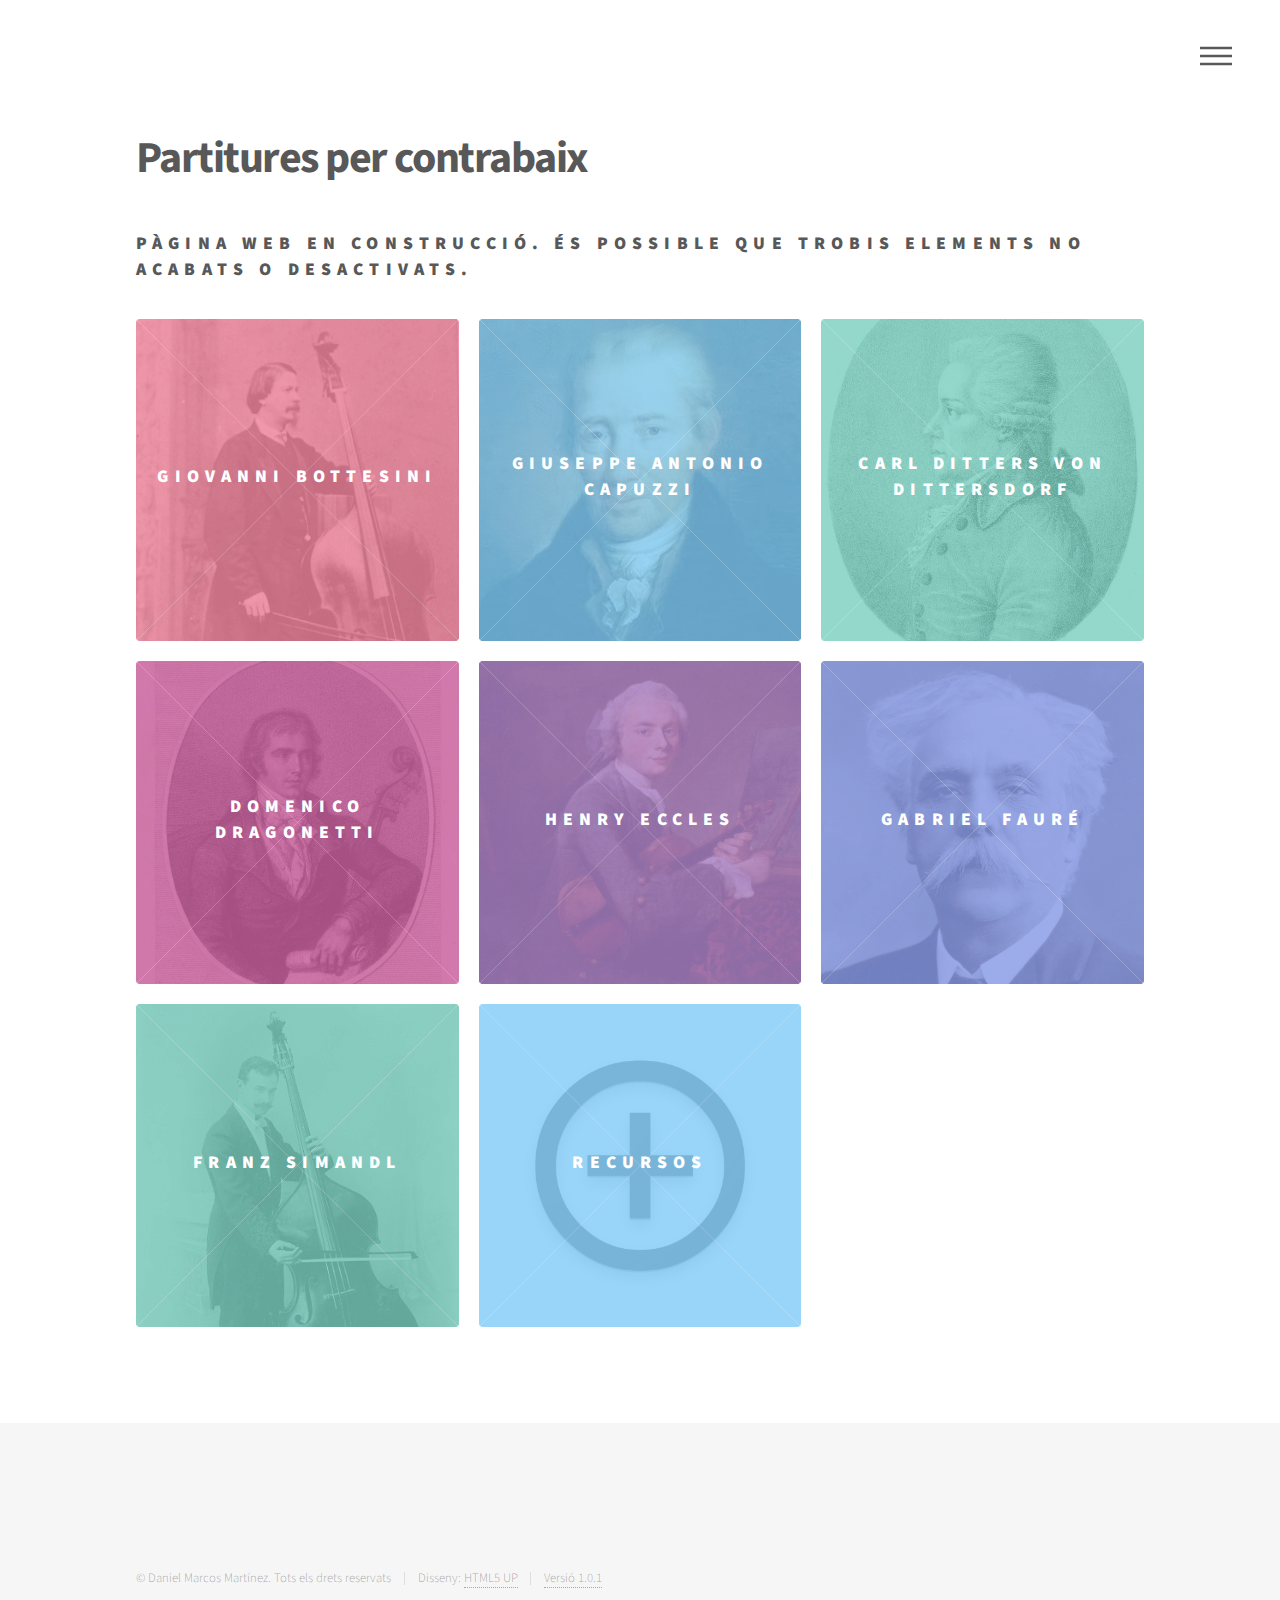
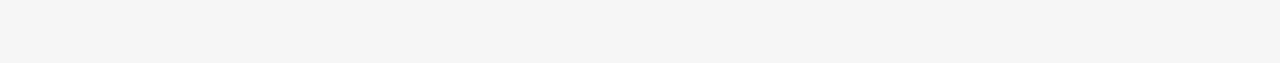
<file: index.html>
<!DOCTYPE HTML>
<!--
	Phantom by HTML5 UP
	html5up.net | @ajlkn
	Free for personal and commercial use under the CCA 3.0 license (html5up.net/license)
-->
<html>
	<head>
		<title>Partitures per contrabaix</title>
		<meta charset="utf-8" />
		<meta name="viewport" content="width=device-width, initial-scale=1, user-scalable=no" />
		<link rel="stylesheet" href="assets/css/main.css" />
		<noscript><link rel="stylesheet" href="assets/css/noscript.css" /></noscript>
	</head>
	<body class="is-preload">
		<!-- Wrapper -->
			<div id="wrapper">

				<!-- Header -->
					<header id="header">
						<div class="inner">

							<!-- Nav -->
								<nav>
									<ul>
										<li><a href="#menu">Menu</a></li>
									</ul>
								</nav>

						</div>
					</header>

				<!-- Menu -->
					<nav id="menu">
						<h2>Menu</h2>
						<ul>
							<li><a href="index.html">Inici</a></li>
							<li><a href="ajuda.html">Ajuda</a></li>
							<li><a href="https://forms.gle/jsZiVhCciiRdLFvq7" target="_blank">Formulari de contacte</a></li>
						</ul>
					</nav>

				<!-- Main -->
					<div id="main">
						<div class="inner">
							<header>
								<h1>Partitures per contrabaix</h1>
								<h2>Pàgina web en construcció. És possible que trobis elements no acabats o desactivats.</h2>
							</header>
							<section class="tiles">
								<article class="style1">
									<span class="image">
										<img src="images/Bottesini2.jpg" alt="" />
									</span>
									<a href="bottesini.html">
										<h2>Giovanni Bottesini</h2>
										<div class="content">
										</div>
									</a>
								</article>
								<article class="style2">
									<span class="image">
										<img src="images/capuzzi2.jpg" alt="" />
									</span>
									<a href="capuzzi.html">
										<h2>Giuseppe Antonio Capuzzi</h2>
										<div class="content">
										</div>
									</a>
								</article>
								<article class="style3">
									<span class="image">
										<img src="images/Dittersdorf.jpg" alt="" />
									</span>
									<a href="dittersdorf.html">
										<h2>Carl Ditters von Dittersdorf</h2>
										<div class="content">
										</div>
									</a>
								</article>
								<article class="style4">
									<span class="image">
										<img src="images/Dragonetti.jpeg" alt="" />
									</span>
									<a href="dragonetti.html">
										<h2>Domenico Dragonetti</h2>
										<div class="content">
										</div>
									</a>
								</article>
								<article class="style5">
									<span class="image">
										<img src="images/Eccles.jpg" alt="" />
									</span>
									<a href="eccles.html">
										<h2>Henry Eccles</h2>
										<div class="content">
										</div>
									</a>
								</article>
								<article class="style6">
									<span class="image">
										<img src="images/Faure2.jpg" alt="" />
									</span>
									<a href="faure.html">
										<h2>Gabriel Fauré</h2>
										<div class="content">
										</div>
									</a>
								</article>
								<article class="style3">
									<span class="image">
										<img src="images/Simandl2.jpg" alt="" />
									</span>
									<a href="simandl.html">
										<h2>Franz Simandl</h2>
										<div class="content">
										</div>
									</a>
									</article>
									<article class="style2">
										<span class="image">
											<img src="images/plus.png" alt="" />
										</span>
										<a href="recursos.html">
											<h2>Recursos</h2>
											<div class="content">
											</div>
										</a>
								</section>
							</div>
						</div>

				<!-- Footer -->
					<footer id="footer">
						<div class="inner">
							<ul class="copyright">
								<li>&copy; Daniel Marcos Martínez. Tots els drets reservats</li><li>Disseny: <a href="http://html5up.net">HTML5 UP</a></li><li><a href="/cbaix/actualitzacions.html">Versió 1.0.1</a></li>
							</ul>
						</div>
					</footer>

			</div>

		<!-- Scripts -->
			<script src="assets/js/jquery.min.js"></script>
			<script src="assets/js/browser.min.js"></script>
			<script src="assets/js/breakpoints.min.js"></script>
			<script src="assets/js/util.js"></script>
			<script src="assets/js/main.js"></script>

	</body>
</html>
</file>
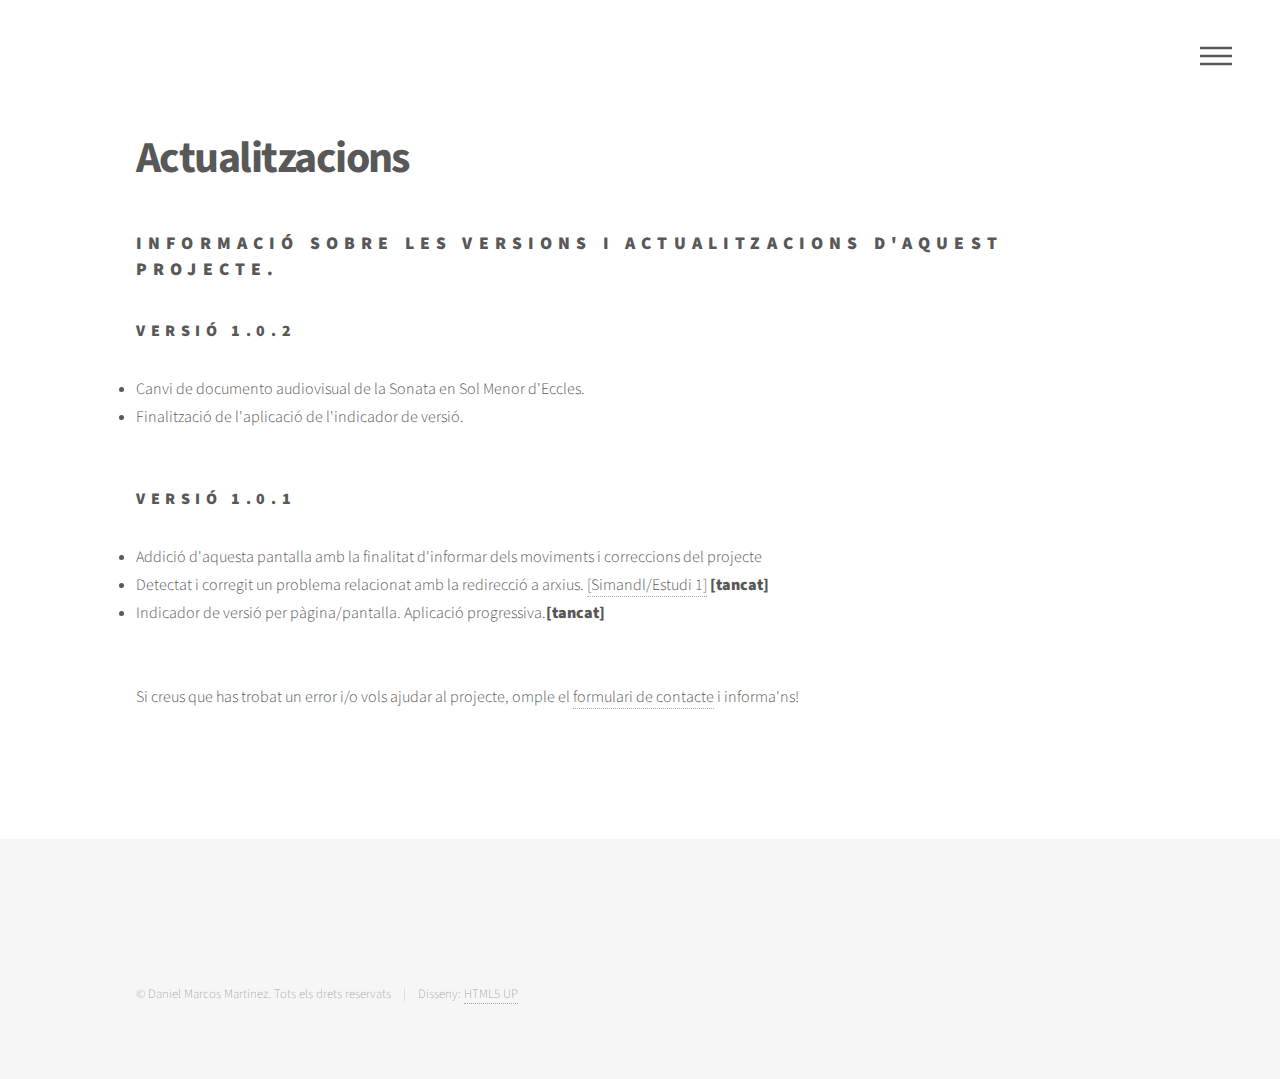
<file: actualitzacions.html>
<!DOCTYPE HTML>
<!--
	Phantom by HTML5 UP
	html5up.net | @ajlkn
	Free for personal and commercial use under the CCA 3.0 license (html5up.net/license)
-->
<html>
	<head>
		<title>Actualitzacions</title>
		<meta charset="utf-8" />
		<meta name="viewport" content="width=device-width, initial-scale=1, user-scalable=no" />
		<link rel="stylesheet" href="assets/css/main.css" />
		<noscript><link rel="stylesheet" href="assets/css/noscript.css" /></noscript>
	</head>
	<body class="is-preload">
		<!-- Wrapper -->
			<div id="wrapper">

				<!-- Header -->
					<header id="header">
						<div class="inner">

							<!-- Nav -->
								<nav>
									<ul>
										<li><a href="#menu">Menu</a></li>
									</ul>
								</nav>

						</div>
					</header>

				<!-- Menu -->
				<nav id="menu">
					<h2>Menu</h2>
					<ul>
						<li><a href="index.html">Inici</a></li>
						<li><a href="ajuda.html">Ajuda</a></li>
						<li><a href="https://forms.gle/jsZiVhCciiRdLFvq7" target="_blank">Formulari de contacte</a></li>
					</ul>
				</nav>

				<!-- Main -->
					<div id="main">
						<div class="inner">
							<h1>Actualitzacions</h1>
							<h2>Informació sobre les versions i actualitzacions d'aquest projecte.</h2>
							
							<h3>Versió 1.0.2</h3>
							<li>Canvi de documento audiovisual de la Sonata en Sol Menor d'Eccles.</li>
							<li>Finalització de l'aplicació de l'indicador de versió.</b></li>
				
							<br></br>			
							
							<h3>Versió 1.0.1</h3>
							<li>Addició d'aquesta pantalla amb la finalitat d'informar dels moviments i correccions del projecte</li>
							<li>Detectat i corregit un problema relacionat amb la redirecció a arxius. <a href="https://marstwan.github.io/cbaix/simandl.html">[Simandl/Estudi 1]</a> <b>[tancat]</b></li>
							<li>Indicador de versió per pàgina/pantalla. Aplicació progressiva.<b>[tancat]</b></li>

							<br></br>

							<p>Si creus que has trobat un error i/o vols ajudar al projecte, omple el <a href="https://forms.gle/jsZiVhCciiRdLFvq7">formulari de contacte</a> i informa'ns!</p>

						</div>
					</div>

					<!-- Footer -->
						<footer id="footer">
							<div class="inner">
								<ul class="copyright">
									<li>&copy; Daniel Marcos Martínez. Tots els drets reservats</li><li>Disseny: <a href="http://html5up.net">HTML5 UP</a></li>
								</ul>
							</div>
						</footer>

				</div>

		<!-- Scripts -->
			<script src="assets/js/jquery.min.js"></script>
			<script src="assets/js/browser.min.js"></script>
			<script src="assets/js/breakpoints.min.js"></script>
			<script src="assets/js/util.js"></script>
			<script src="assets/js/main.js"></script>

	</body>
	</html>
</file>
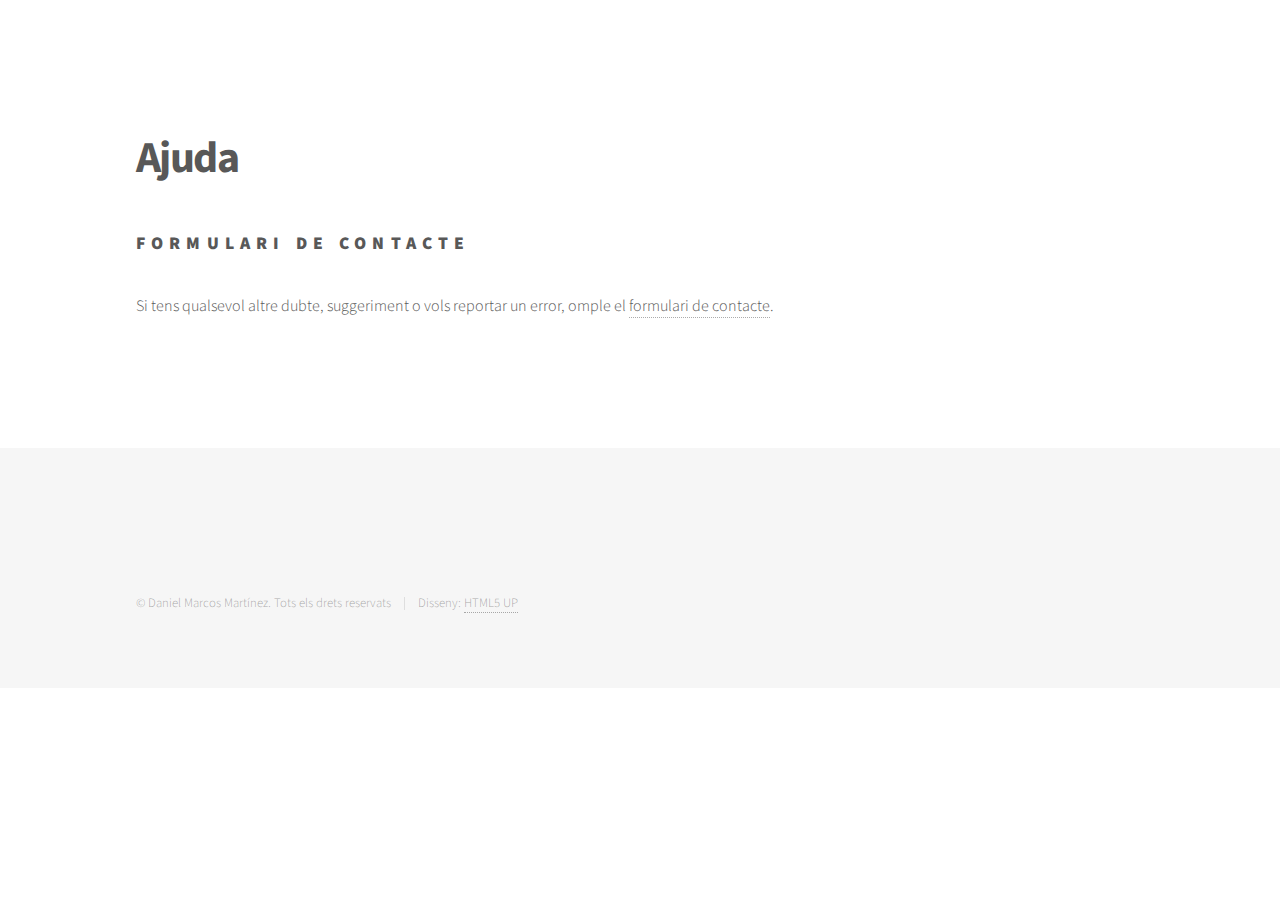
<file: ajuda.html>
<!DOCTYPE HTML>
<!--
	Phantom by HTML5 UP
	html5up.net | @ajlkn
	Free for personal and commercial use under the CCA 3.0 license (html5up.net/license)
-->
<html>
	<head>
		<title>Ajuda</title>
		<meta charset="utf-8" />
		<meta name="viewport" content="width=device-width, initial-scale=1, user-scalable=no" />
		<link rel="stylesheet" href="assets/css/main.css" />
		<noscript><link rel="stylesheet" href="assets/css/noscript.css" /></noscript>
	</head>
	<body class="is-preload">
		<!-- Wrapper -->
			<div id="wrapper">

				<!-- Header -->
					<header id="header">
						<div class="inner">

							<!-- Nav -->
							<nav id="menu">
								<h2>Menu</h2>
								<ul>
									<li><a href="https://marstwan.github.io/cbaix">Inici</a></li>
									<li><a href="ajuda.html">Ajuda</a></li>
									<li><a href="https://forms.gle/jsZiVhCciiRdLFvq7" target="_blank">Formulari de contacte</a></li>
								</ul>
							</nav>

						</div>
					</header>

				<!-- Menu -->
					<nav id="menu">
						<h2>Menu</h2>
						<ul>
							<li><a href="index.html">Home</a></li>
							<li><a href="generic.html">Ipsum veroeros</a></li>
							<li><a href="generic.html">Tempus etiam</a></li>
							<li><a href="generic.html">Consequat dolor</a></li>
							<li><a href="elements.html">Elements</a></li>
						</ul>
					</nav>

				<!-- Main -->
					<div id="main">
						<div class="inner">
							<h1>Ajuda</h1>
							<h2>Formulari de contacte</h2>
							<p>Si tens qualsevol altre dubte, suggeriment o vols reportar un error, omple el <a href="https://forms.gle/jsZiVhCciiRdLFvq7">formulari de contacte</a>.</p>
						</div>
					</div>

					<!-- Footer -->
						<footer id="footer">
							<div class="inner">
								<ul class="copyright">
									<li>&copy; Daniel Marcos Martínez. Tots els drets reservats</li><li>Disseny: <a href="http://html5up.net">HTML5 UP</a></li>
								</ul>
							</div>
						</footer>

				</div>

		<!-- Scripts -->
			<script src="assets/js/jquery.min.js"></script>
			<script src="assets/js/browser.min.js"></script>
			<script src="assets/js/breakpoints.min.js"></script>
			<script src="assets/js/util.js"></script>
			<script src="assets/js/main.js"></script>

	</body>
	</html>
</file>
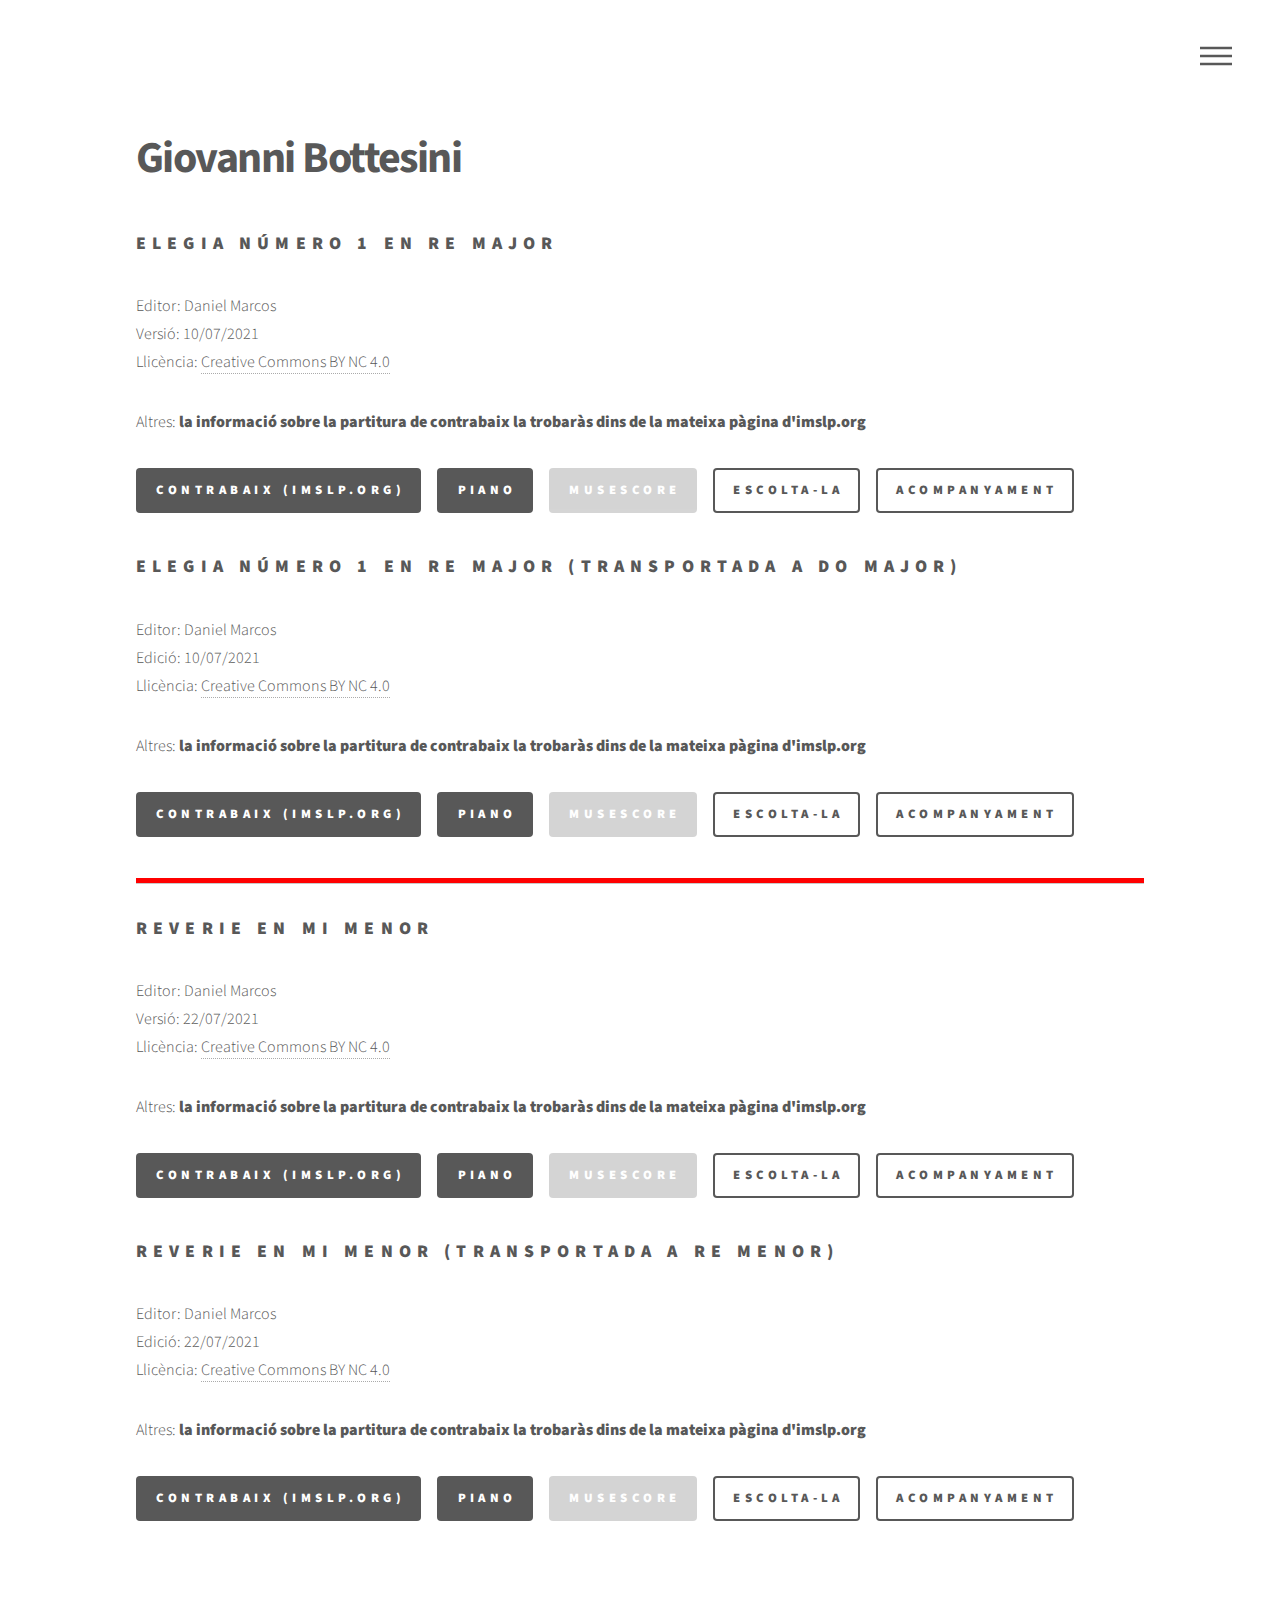
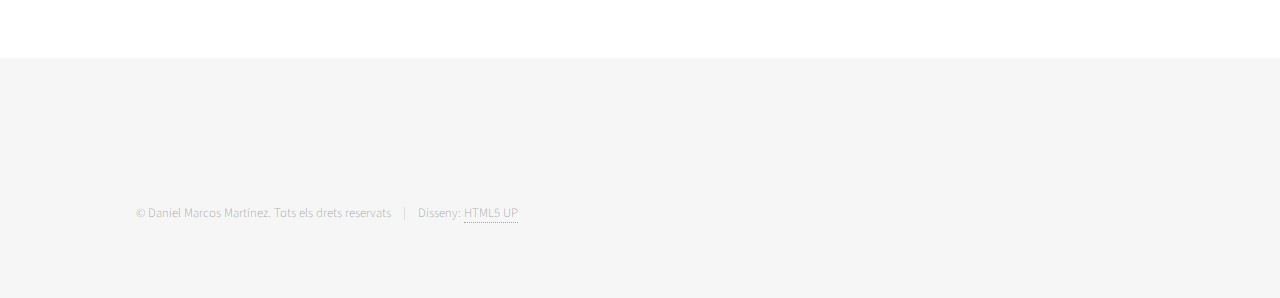
<file: bottesini.html>
<!DOCTYPE HTML>
<!--
	Phantom by HTML5 UP
	html5up.net | @ajlkn
	Free for personal and commercial use under the CCA 3.0 license (html5up.net/license)
-->
<html>
	<head>
		<title>Bottesini</title>
		<meta charset="utf-8" />
		<meta name="viewport" content="width=device-width, initial-scale=1, user-scalable=no" />
		<link rel="stylesheet" href="assets/css/main.css" />
		<noscript><link rel="stylesheet" href="assets/css/noscript.css" /></noscript>
	</head>
	<body class="is-preload">
		<!-- Wrapper -->
			<div id="wrapper">

				<!-- Header -->
					<header id="header">
						<div class="inner">

							<!-- Nav -->
								<nav>
									<ul>
										<li><a href="#menu">Menu</a></li>
									</ul>
								</nav>

						</div>
					</header>

				<!-- Menu -->
					<nav id="menu">
						<h2>Menu</h2>
						<ul>
							<li><a href="/index.html">Inici</a></li>
							<li><a href="/ajuda.html">Ajuda i informació</a></li>
							<li><a href="https://forms.gle/jsZiVhCciiRdLFvq7" target="_blank">Formulari de contacte</a></li>
						</ul>
					</nav>

				<!-- Main -->
					<div id="main">
						<div class="inner">
							<h1>Giovanni Bottesini</h1>

								<div class="box-grey">

									<h2>Elegia número 1 en re major</h2>

										<p>Editor: Daniel Marcos</br>
											Versió: 10/07/2021</br>
											Llicència: <a href="https://creativecommons.org/licenses/by-nc/4.0/deed.ca">Creative Commons BY NC 4.0</a></p>
											<p>Altres: <strong>la informació sobre la partitura de contrabaix la trobaràs dins de la mateixa pàgina d'imslp.org</strong></p>

												<ul class="actions">
													<li><a href="https://imslp.org/wiki/Special:ReverseLookup/27488" class="button primary">contrabaix (imslp.org)</a></li>
													<li><a href="https://app.box.com/s/dluckythnmuho03mryg2a98afrjdooc4" class="button primary">piano</a></li>
													<li><a href="#" class="button primary disabled">musescore</a></li>
													<li><a href="https://www.youtube.com/watch?v=sJLN43M-RGE" class="button">Escolta-la</a></li>
													<li><a href="https://www.youtube.com/watch?v=a0aTBJPKYbQ" class="button">Acompanyament</a></li>
												</ul>
											</div>


											<div class="box-gray">

												<h2>Elegia número 1 en re major (transportada a do major)</h2>

												<p>Editor: Daniel Marcos</br>
													Edició: 10/07/2021</br>
													Llicència: <a href="https://creativecommons.org/licenses/by-nc/4.0/deed.ca">Creative Commons BY NC 4.0</a></p>
													<p>Altres: <strong>la informació sobre la partitura de contrabaix la trobaràs dins de la mateixa pàgina d'imslp.org</strong></p>

													<ul class="actions">
														<li><a href="https://imslp.org/wiki/Special:ReverseLookup/27488" class="button primary">contrabaix (imslp.org)</a></li>
														<li><a href="https://app.box.com/s/9k6fp65v50nlbqgwlxcmrf5ldf6czkmk" class="button primary">piano</a></li>
														<li><a href="#" class="button primary disabled">musescore</a></li>
														<li><a href="https://www.youtube.com/watch?v=zqnAREKsa4I" class="button">Escolta-la</a></li>
														<li><a href="https://www.youtube.com/watch?v=lnerZNan1K8" class="button">Acompanyament</a></li>
													</ul>
												</div>

												<hr size="8" width="100%" align="center" noshade color="red">

												<div class="box-grey">
													<h2>Reverie en mi menor</h2>
													<p>Editor: Daniel Marcos</br>
														Versió: 22/07/2021</br>
														Llicència: <a href="https://creativecommons.org/licenses/by-nc/4.0/deed.ca">Creative Commons BY NC 4.0</a></p>
														<p>Altres: <strong>la informació sobre la partitura de contrabaix la trobaràs dins de la mateixa pàgina d'imslp.org</strong></p>

														<ul class="actions">
															<li><a href="https://imslp.org/wiki/Special:ReverseLookup/27489" class="button primary">contrabaix (imslp.org)</a></li>
															<li><a href="https://app.box.com/s/4yb22qd7kzidqkxwqgb9pdrdimgvjsni" class="button primary">piano</a></li>
															<li><a href="#" class="button primary disabled">musescore</a></li>
															<li><a href="https://www.youtube.com/watch?v=Gevv5ZtGOpY" class="button">Escolta-la</a></li>
															<li><a href="https://www.youtube.com/watch?v=REKTM5CrniA" class="button">Acompanyament</a></li>
														</ul>
													</div>


													<div class="box-gray">
														<h2>Reverie en mi menor (transportada a re menor)</h2>
														<p>Editor: Daniel Marcos</br>
															Edició: 22/07/2021</br>
															Llicència: <a href="https://creativecommons.org/licenses/by-nc/4.0/deed.ca">Creative Commons BY NC 4.0</a></p>
															<p>Altres: <strong>la informació sobre la partitura de contrabaix la trobaràs dins de la mateixa pàgina d'imslp.org</strong></p>

															<ul class="actions">
																<li><a href="https://imslp.org/wiki/Special:ReverseLookup/27489" class="button primary">contrabaix (imslp.org)</a></li>
																<li><a href="https://app.box.com/s/g2fy0xdgmwd7ndovwebgrso7jp7oa1nj" class="button primary">piano</a></li>
																<li><a href="#" class="button primary disabled">musescore</a></li>
																<li><a href="https://www.youtube.com/watch?v=ZXO_qYrhTJs" class="button">Escolta-la</a></li>
																<li><a href="https://www.youtube.com/watch?v=DJ7tkZAagi4" class="button">Acompanyament</a></li>
															</ul>
														</div>
													</div>
												</div>



					<!-- Footer -->
					<footer id="footer">
						<div class="inner">
							<ul class="copyright">
								<li>&copy; Daniel Marcos Martínez. Tots els drets reservats</li><li>Disseny: <a href="http://html5up.net">HTML5 UP</a></li>
							</ul>
						</div>
					</footer>

			</div>

		<!-- Scripts -->
			<script src="assets/js/jquery.min.js"></script>
			<script src="assets/js/browser.min.js"></script>
			<script src="assets/js/breakpoints.min.js"></script>
			<script src="assets/js/util.js"></script>
			<script src="assets/js/main.js"></script>

	</body>
</html>
</file>
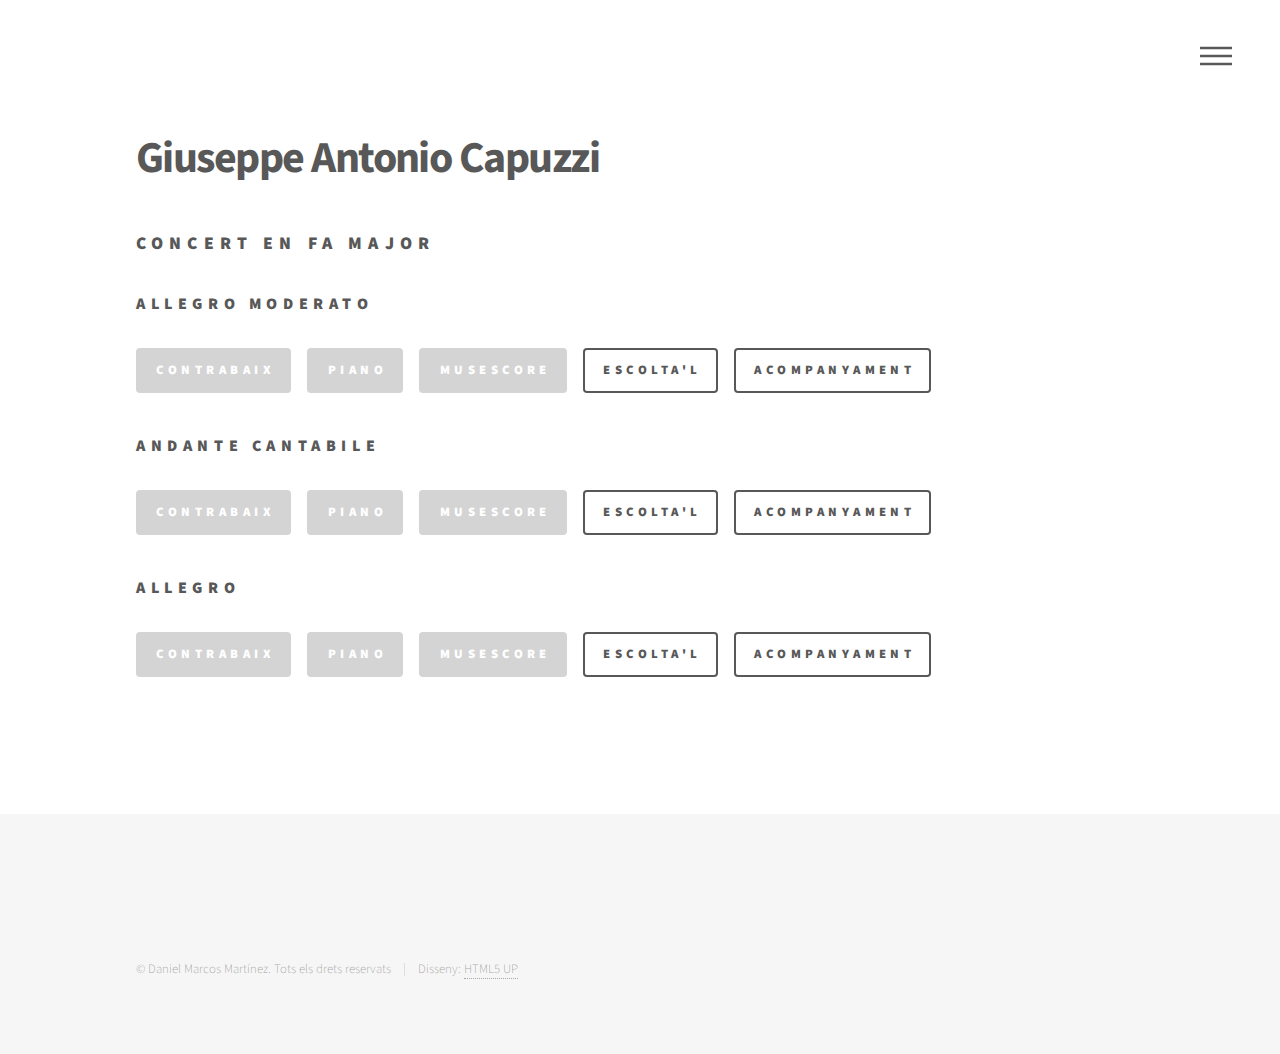
<file: capuzzi.html>
<!DOCTYPE HTML>
<!--
	Phantom by HTML5 UP
	html5up.net | @ajlkn
	Free for personal and commercial use under the CCA 3.0 license (html5up.net/license)
-->
<html>
	<head>
		<title>Capuzzi</title>
		<meta charset="utf-8" />
		<meta name="viewport" content="width=device-width, initial-scale=1, user-scalable=no" />
		<link rel="stylesheet" href="assets/css/main.css" />
		<noscript><link rel="stylesheet" href="assets/css/noscript.css" /></noscript>
	</head>
	<body class="is-preload">
		<!-- Wrapper -->
			<div id="wrapper">

				<!-- Header -->
					<header id="header">
						<div class="inner">

							<!-- Nav -->
								<nav>
									<ul>
										<li><a href="#menu">Menu</a></li>
									</ul>
								</nav>

						</div>
					</header>

				<!-- Menu -->
					<nav id="menu">
						<h2>Menu</h2>
						<ul>
							<li><a href="/index.html">Inici</a></li>
							<li><a href="/generic.html">Ajuda</a></li>
							<li><a href="https://forms.gle/jsZiVhCciiRdLFvq7" target="_blank">Formulari de contacte</a></li>
						</ul>
					</nav>

				<!-- Main -->
					<div id="main">
						<div class="inner">
							<h1>Giuseppe Antonio Capuzzi</h1>

							<div class="box-grey">

								<h2>Concert en fa major</h2>

									<h3>Allegro moderato</h3>

										<ul class="actions">
											<li><a href="#" class="button primary disabled">contrabaix</a></li>
											<li><a href="#" class="button primary disabled">piano</a></li>
											<li><a href="#" class="button primary disabled">musescore</a></li>
											<li><a href="https://youtu.be/qYNyeeXjWYE?t=37" class="button">Escolta'l</a></li>
											<li><a href="https://www.youtube.com/watch?v=qSBN2boCPwE" class="button">Acompanyament</a></li>
										</ul>

									<h3>Andante cantabile</h3>

											<ul class="actions">
												<li><a href="#" class="button primary disabled">contrabaix</a></li>
												<li><a href="#" class="button primary disabled">piano</a></li>
												<li><a href="#" class="button primary disabled">musescore</a></li>
												<li><a href="https://youtu.be/qYNyeeXjWYE?t=370" class="button">Escolta'l</a></li>
												<li><a href="https://www.youtube.com/watch?v=Ub0ViccqOKs" class="button">Acompanyament</a></li>
											</ul>

									<h3>Allegro</h3>

										<ul class="actions">
											<li><a href="#" class="button primary disabled">contrabaix</a></li>
											<li><a href="#" class="button primary disabled">piano</a></li>
											<li><a href="#" class="button primary disabled">musescore</a></li>
											<li><a href="https://youtu.be/qYNyeeXjWYE?t=665" class="button">Escolta'l</a></li>
											<li><a href="https://www.youtube.com/watch?v=U6i4BfUQitA" class="button">Acompanyament</a></li>
										</ul>
									</div>
								</div>
							</div>


					<!-- Footer -->
						<footer id="footer">
							<div class="inner">
								<ul class="copyright">
									<li>&copy; Daniel Marcos Martínez. Tots els drets reservats</li><li>Disseny: <a href="http://html5up.net">HTML5 UP</a></li>
								</ul>
							</div>
						</footer>

				</div>

		<!-- Scripts -->
			<script src="assets/js/jquery.min.js"></script>
			<script src="assets/js/browser.min.js"></script>
			<script src="assets/js/breakpoints.min.js"></script>
			<script src="assets/js/util.js"></script>
			<script src="assets/js/main.js"></script>

	</body>
</html>
</file>
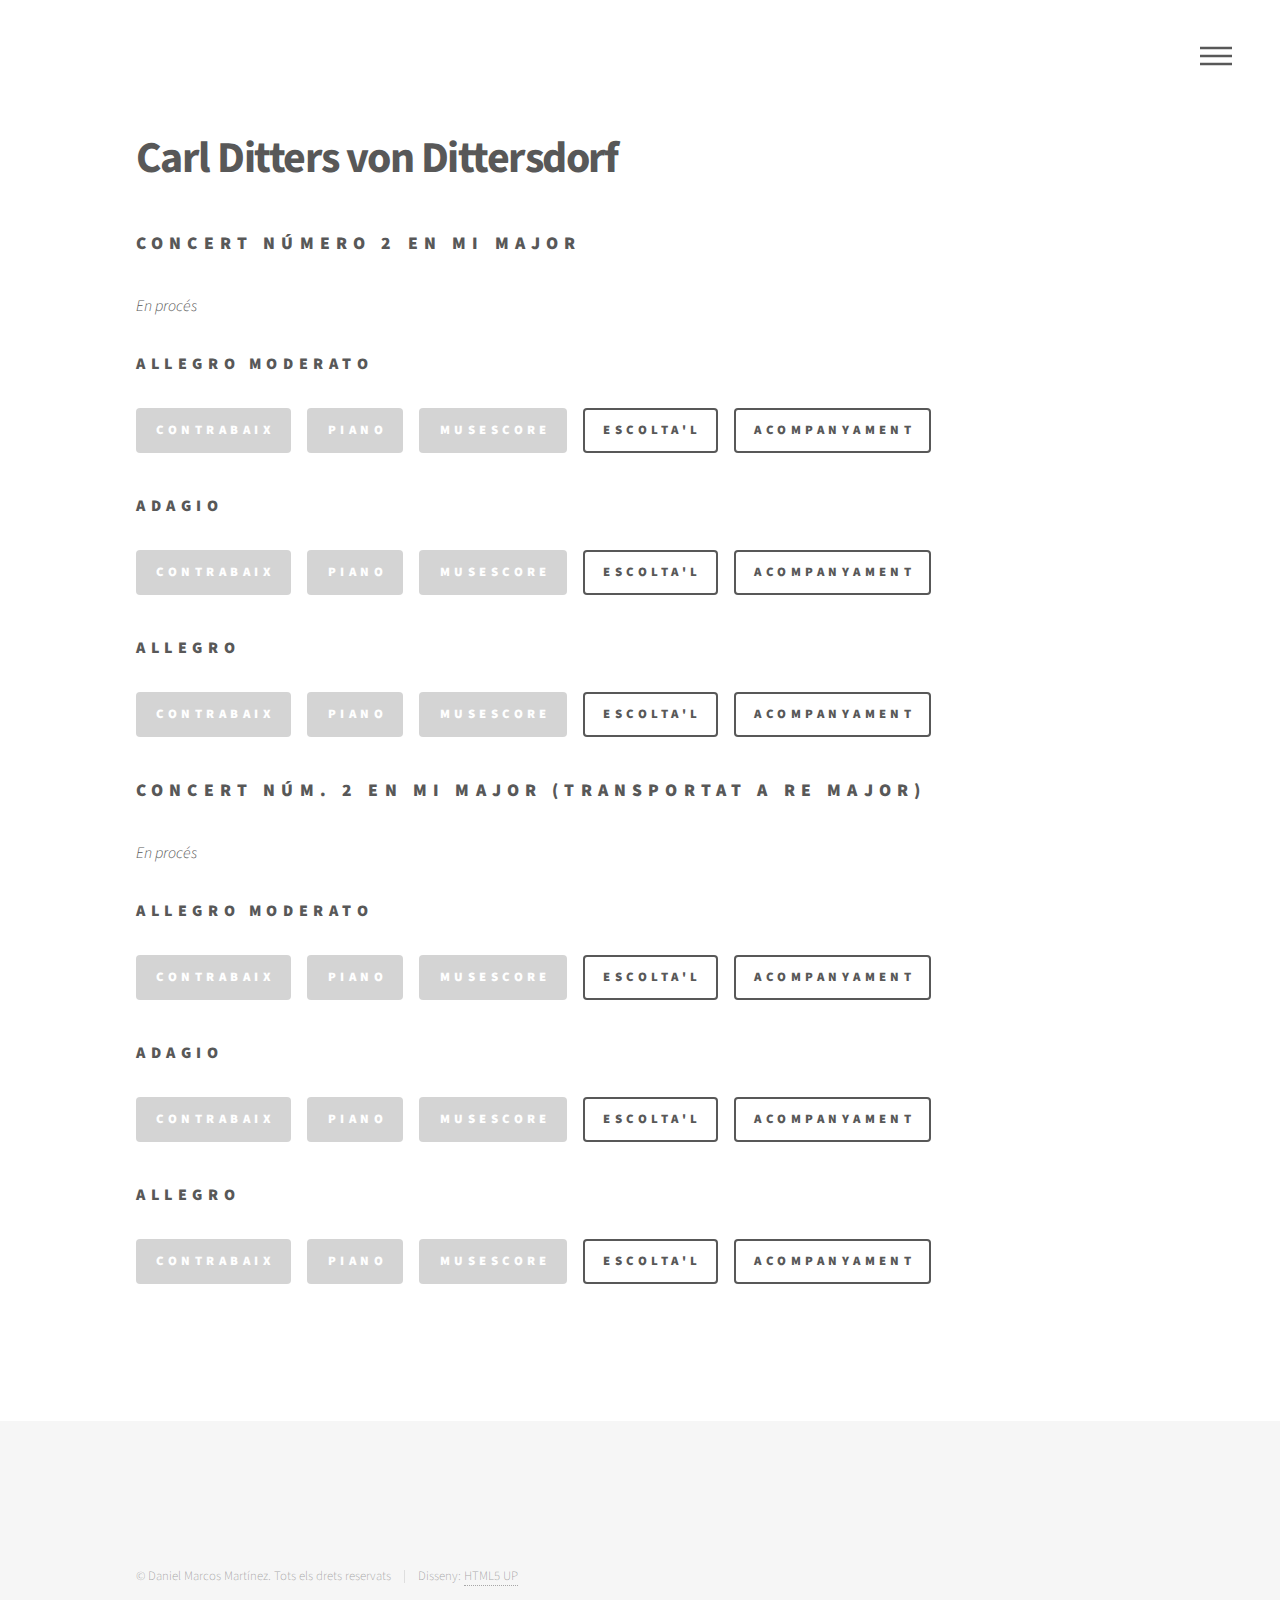
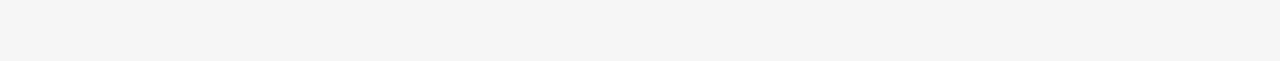
<file: dittersdorf.html>
<!DOCTYPE HTML>
<!--
	Phantom by HTML5 UP
	html5up.net | @ajlkn
	Free for personal and commercial use under the CCA 3.0 license (html5up.net/license)
-->
<html>
	<head>
		<title>Dittersdorf</title>
		<meta charset="utf-8" />
		<meta name="viewport" content="width=device-width, initial-scale=1, user-scalable=no" />
		<link rel="stylesheet" href="assets/css/main.css" />
		<noscript><link rel="stylesheet" href="assets/css/noscript.css" /></noscript>
	</head>
	<body class="is-preload">
		<!-- Wrapper -->
			<div id="wrapper">

				<!-- Header -->
					<header id="header">
						<div class="inner">

							<!-- Nav -->
								<nav>
									<ul>
										<li><a href="#menu">Menu</a></li>
									</ul>
								</nav>

						</div>
					</header>

				<!-- Menu -->
					<nav id="menu">
						<h2>Menu</h2>
						<ul>
							<li><a href="/index.html">Inici</a></li>
							<li><a href="/generic.html">Ajuda</a></li>
							<li><a href="https://forms.gle/jsZiVhCciiRdLFvq7" target="_blank">Formulari de contacte</a></li>
						</ul>
					</nav>

				<!-- Main -->
					<div id="main">
						<div class="inner">
							<h1>Carl Ditters von Dittersdorf</h1>

							<div class="box-grey">
							<h2>Concert número 2 en mi major</h2>
							<p><i>En procés</i></p>

							<h3>Allegro moderato</h3>

							<ul class="actions">
								<li><a href="https://app.box.com/s/7i7rk46c81xfhc9vzupoaejlvpd5ebbm" class="button primary disabled">contrabaix</a></li>
								<li><a href="#" class="button primary disabled">piano</a></li>
								<li><a href="#" class="button primary disabled">musescore</a></li>
								<li><a href="https://www.youtube.com/watch?v=bEgOVD8YIaY" class="button">Escolta'l</a></li>
								<li><a href="https://www.youtube.com/watch?v=eW_xoy0F9QE" class="button">Acompanyament</a></li>
							</ul>

							<h3>Adagio</h3>

							<ul class="actions">
								<li><a href="https://app.box.com/s/al6z0aiyt6w25otoh5w5x0v6ohd1chsf" class="button primary disabled">contrabaix</a></li>
								<li><a href="#" class="button primary disabled">piano</a></li>
								<li><a href="#" class="button primary disabled">musescore</a></li>
								<li><a href="https://youtu.be/bEgOVD8YIaY?t=355" class="button">Escolta'l</a></li>
								<li><a href="https://www.youtube.com/watch?v=8f_Y0TaQTHA" class="button">Acompanyament</a></li>
							</ul>

							<h3>Allegro</h3>

							<ul class="actions">
								<li><a href="https://app.box.com/s/bq753nqcr67dgsvvlqn6qmtwrn9ovdc7" class="button primary disabled">contrabaix</a></li>
								<li><a href="#" class="button primary disabled">piano</a></li>
								<li><a href="#" class="button primary disabled">musescore</a></li>
								<li><a href="https://youtu.be/bEgOVD8YIaY?t=625" class="button">Escolta'l</a></li>
								<li><a href="https://www.youtube.com/watch?v=yEdavfuF-mQ" class="button">Acompanyament</a></li>
							</ul>
						</div>


							<div class="box-gray">
							<h2>Concert núm. 2 en mi major (transportat a re major)</h2>
							<p><i>En procés</i></p>

							<h3>Allegro moderato</h3>

							<ul class="actions">
								<li><a href="https://app.box.com/s/7i7rk46c81xfhc9vzupoaejlvpd5ebbm" class="button primary disabled">contrabaix</a></li>
								<li><a href="#" class="button primary disabled">piano</a></li>
								<li><a href="#" class="button primary disabled">musescore</a></li>
								<li><a href="https://www.youtube.com/watch?v=PNYuRbsSJYw&t=6s" class="button">Escolta'l</a></li>
								<li><a href="https://www.youtube.com/watch?v=SRZfXhRkjfc" class="button">Acompanyament</a></li>
							</ul>

							<h3>Adagio</h3>

							<ul class="actions">
								<li><a href="https://app.box.com/s/al6z0aiyt6w25otoh5w5x0v6ohd1chsf" class="button primary disabled">contrabaix</a></li>
								<li><a href="#" class="button primary disabled">piano</a></li>
								<li><a href="#" class="button primary disabled">musescore</a></li>
								<li><a href="https://youtu.be/PNYuRbsSJYw?t=339" class="button">Escolta'l</a></li>
								<li><a href="https://www.youtube.com/watch?v=fCDoUZ4YOPQ" class="button">Acompanyament</a></li>
							</ul>

							<h3>Allegro</h3>

							<ul class="actions">
								<li><a href="https://app.box.com/s/bq753nqcr67dgsvvlqn6qmtwrn9ovdc7" class="button primary disabled">contrabaix</a></li>
								<li><a href="#" class="button primary disabled">piano</a></li>
								<li><a href="#" class="button primary disabled">musescore</a></li>
								<li><a href="https://www.youtube.com/watch?v=PNYuRbsSJYw&t=611s" class="button">Escolta'l</a></li>
								<li><a href="https://www.youtube.com/watch?v=O5HNuzpr-ww" class="button">Acompanyament</a></li>
							</ul>
						</div>
					</div>
				</div>


					<!-- Footer -->
						<footer id="footer">
							<div class="inner">
								<ul class="copyright">
									<li>&copy; Daniel Marcos Martínez. Tots els drets reservats</li><li>Disseny: <a href="http://html5up.net">HTML5 UP</a></li>
								</ul>
							</div>
						</footer>

				</div>

		<!-- Scripts -->
			<script src="assets/js/jquery.min.js"></script>
			<script src="assets/js/browser.min.js"></script>
			<script src="assets/js/breakpoints.min.js"></script>
			<script src="assets/js/util.js"></script>
			<script src="assets/js/main.js"></script>

	</body>
</html>
</file>
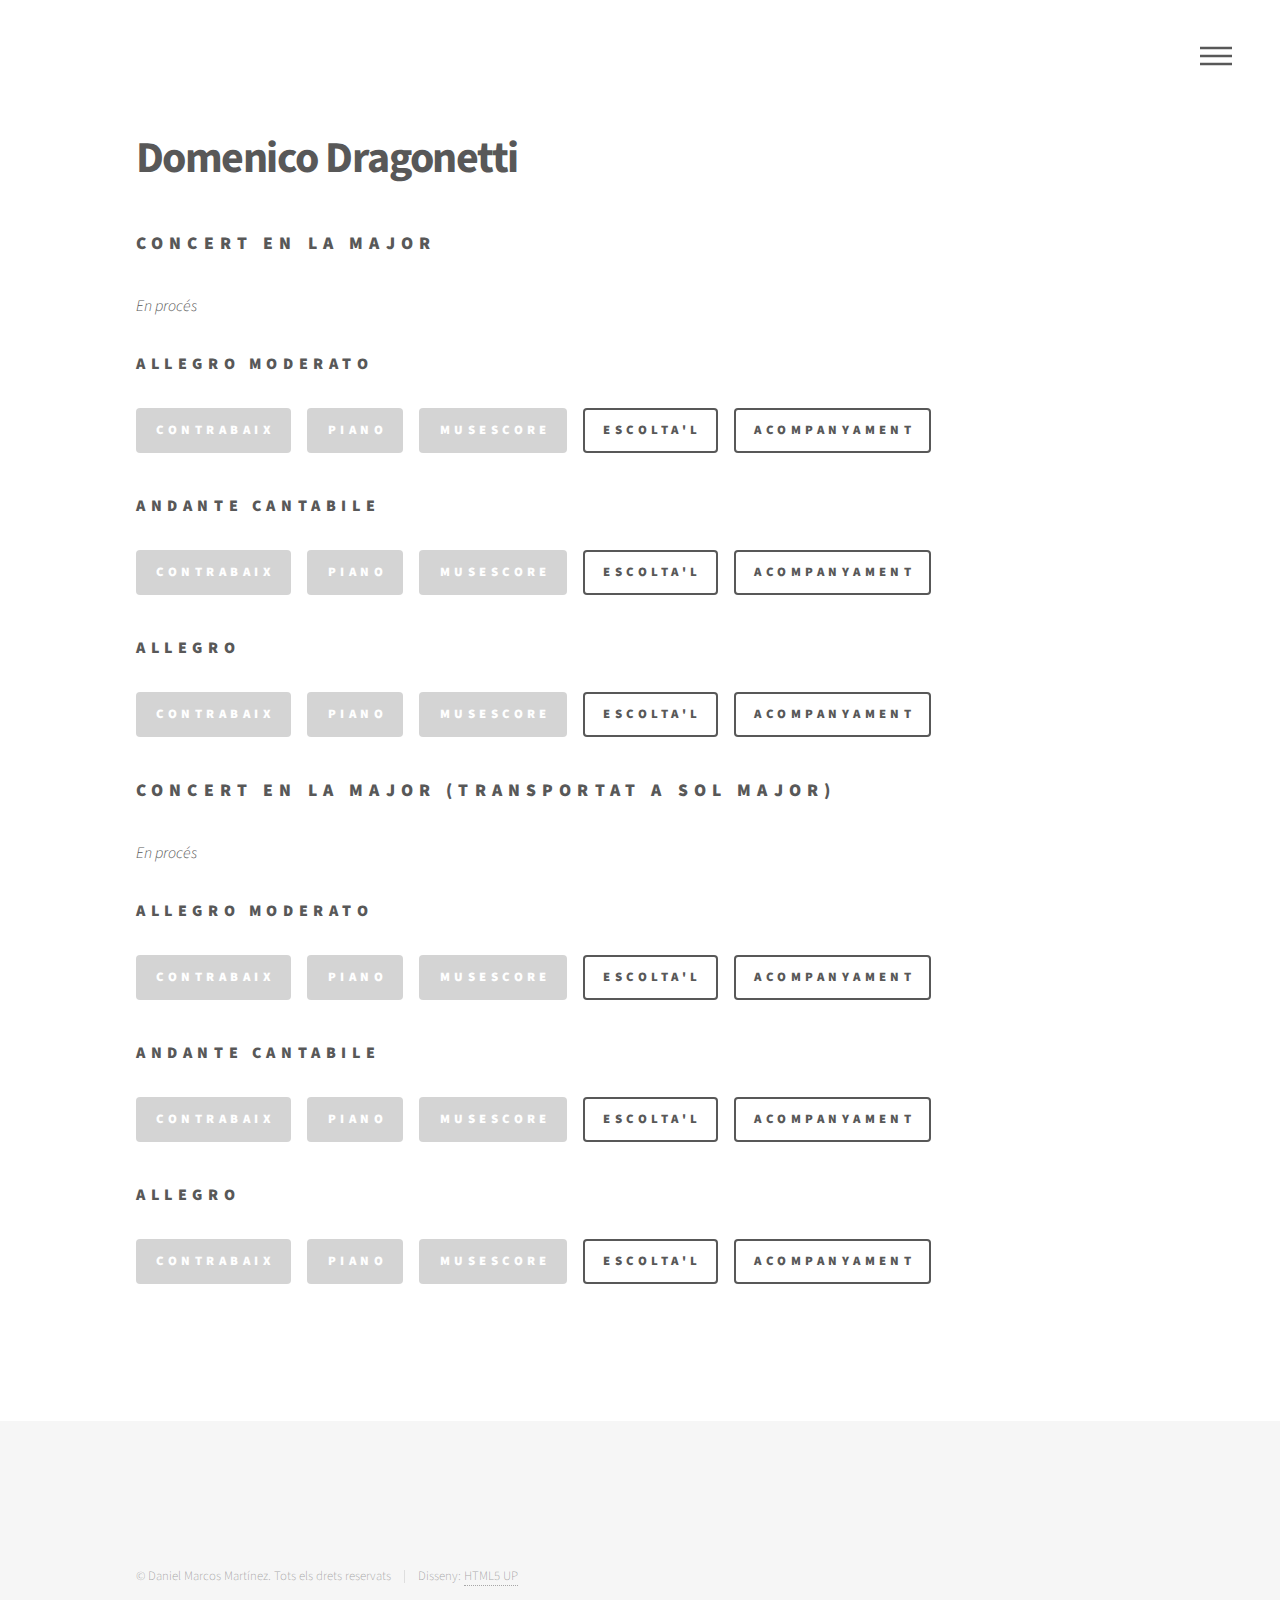
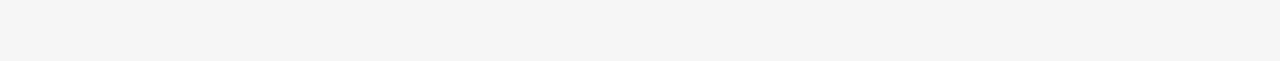
<file: dragonetti.html>
<!DOCTYPE HTML>
<!--
	Phantom by HTML5 UP
	html5up.net | @ajlkn
	Free for personal and commercial use under the CCA 3.0 license (html5up.net/license)
-->
<html>
	<head>
		<title>Dragonetti</title>
		<meta charset="utf-8" />
		<meta name="viewport" content="width=device-width, initial-scale=1, user-scalable=no" />
		<link rel="stylesheet" href="assets/css/main.css" />
		<noscript><link rel="stylesheet" href="assets/css/noscript.css" /></noscript>
	</head>
	<body class="is-preload">
		<!-- Wrapper -->
			<div id="wrapper">

				<!-- Header -->
					<header id="header">
						<div class="inner">

							<!-- Nav -->
								<nav>
									<ul>
										<li><a href="#menu">Menu</a></li>
									</ul>
								</nav>

						</div>
					</header>

				<!-- Menu -->
					<nav id="menu">
						<h2>Menu</h2>
						<ul>
							<li><a href="/index.html">Inici</a></li>
							<li><a href="/ajuda.html">Ajuda i informació</a></li>
							<li><a href="https://forms.gle/jsZiVhCciiRdLFvq7" target="_blank">Formulari de contacte</a></li>
						</ul>
					</nav>

				<!-- Main -->
					<div id="main">
						<div class="inner">
							<h1>Domenico Dragonetti</h1>

							<div class="box-grey">
							<h2>Concert en La major</h2>
							<p><i>En procés</i></p>

							<h3>Allegro moderato</h3>

							<ul class="actions">
								<li><a href="#" class="button primary disabled">contrabaix</a></li>
								<li><a href="#" class="button primary disabled">piano</a></li>
								<li><a href="#" class="button primary disabled">musescore</a></li>
								<li><a href="https://www.youtube.com/watch?v=JQ1eK6h_9ew" class="button">Escolta'l</a></li>
								<li><a href="https://www.youtube.com/watch?v=vZl4qiyC--U&t" class="button">Acompanyament</a></li>
							</ul>

					<h3>Andante Cantabile</h3>

							<ul class="actions">
								<li><a href="#" class="button primary disabled">contrabaix</a></li>
								<li><a href="#" class="button primary disabled">piano</a></li>
								<li><a href="#" class="button primary disabled">musescore</a></li>
								<li><a href="https://www.youtube.com/watch?v=UP3FRL368tg" class="button">Escolta'l</a></li>
								<li><a href="https://www.youtube.com/watch?v=2EhnUodAw_0" class="button">Acompanyament</a></li>
							</ul>

					<h3>Allegro</h3>

							<ul class="actions">
								<li><a href="#" class="button primary disabled">contrabaix</a></li>
								<li><a href="#" class="button primary disabled">piano</a></li>
								<li><a href="#" class="button primary disabled">musescore</a></li>
								<li><a href="https://www.youtube.com/watch?v=2P-E9TkQaU8" class="button">Escolta'l</a></li>
								<li><a href="https://www.youtube.com/watch?v=SsbcmuN2a0U" class="button">Acompanyament</a></li>
							</ul>
						</div>


						<div class="box-gray">
							<h2>Concert en La major (transportat a sol major)</h2>
							<p><i>En procés</i></p>

							<h3>Allegro moderato</h3>

							<ul class="actions">
								<li><a href="#" class="button primary disabled">contrabaix</a></li>
								<li><a href="#" class="button primary disabled">piano</a></li>
								<li><a href="#" class="button primary disabled">musescore</a></li>
								<li><a href="https://www.youtube.com/watch?v=gCKZbm2v2SA" class="button">Escolta'l</a></li>
								<li><a href="https://www.youtube.com/watch?v=eWSYHNJig1U" class="button">Acompanyament</a></li>
							</ul>

							<h3>Andante Cantabile</h3>

							<ul class="actions">
								<li><a href="#" class="button primary disabled">contrabaix</a></li>
								<li><a href="#" class="button primary disabled">piano</a></li>
								<li><a href="#" class="button primary disabled">musescore</a></li>
								<li><a href="https://www.youtube.com/watch?v=momf4YmIQSM" class="button">Escolta'l</a></li>
								<li><a href="https://www.youtube.com/watch?v=cPAfopUdWqU" class="button">Acompanyament</a></li>
							</ul>

							<h3>Allegro</h3>

							<ul class="actions">
								<li><a href="#" class="button primary disabled">contrabaix</a></li>
								<li><a href="#" class="button primary disabled">piano</a></li>
								<li><a href="#" class="button primary disabled">musescore</a></li>
								<li><a href="https://www.youtube.com/watch?v=KMbQw8z5DqY" class="button">Escolta'l</a></li>
								<li><a href="https://www.youtube.com/watch?v=iG9M3QGgAcI" class="button">Acompanyament</a></li>
							</ul>
						</div>
					</div>
				</div>


					<!-- Footer -->
						<footer id="footer">
							<div class="inner">
								<ul class="copyright">
									<li>&copy; Daniel Marcos Martínez. Tots els drets reservats</li><li>Disseny: <a href="http://html5up.net">HTML5 UP</a></li>								</ul>
							</div>
						</footer>

				</div>

		<!-- Scripts -->
			<script src="assets/js/jquery.min.js"></script>
			<script src="assets/js/browser.min.js"></script>
			<script src="assets/js/breakpoints.min.js"></script>
			<script src="assets/js/util.js"></script>
			<script src="assets/js/main.js"></script>

	</body>
</html>
</file>
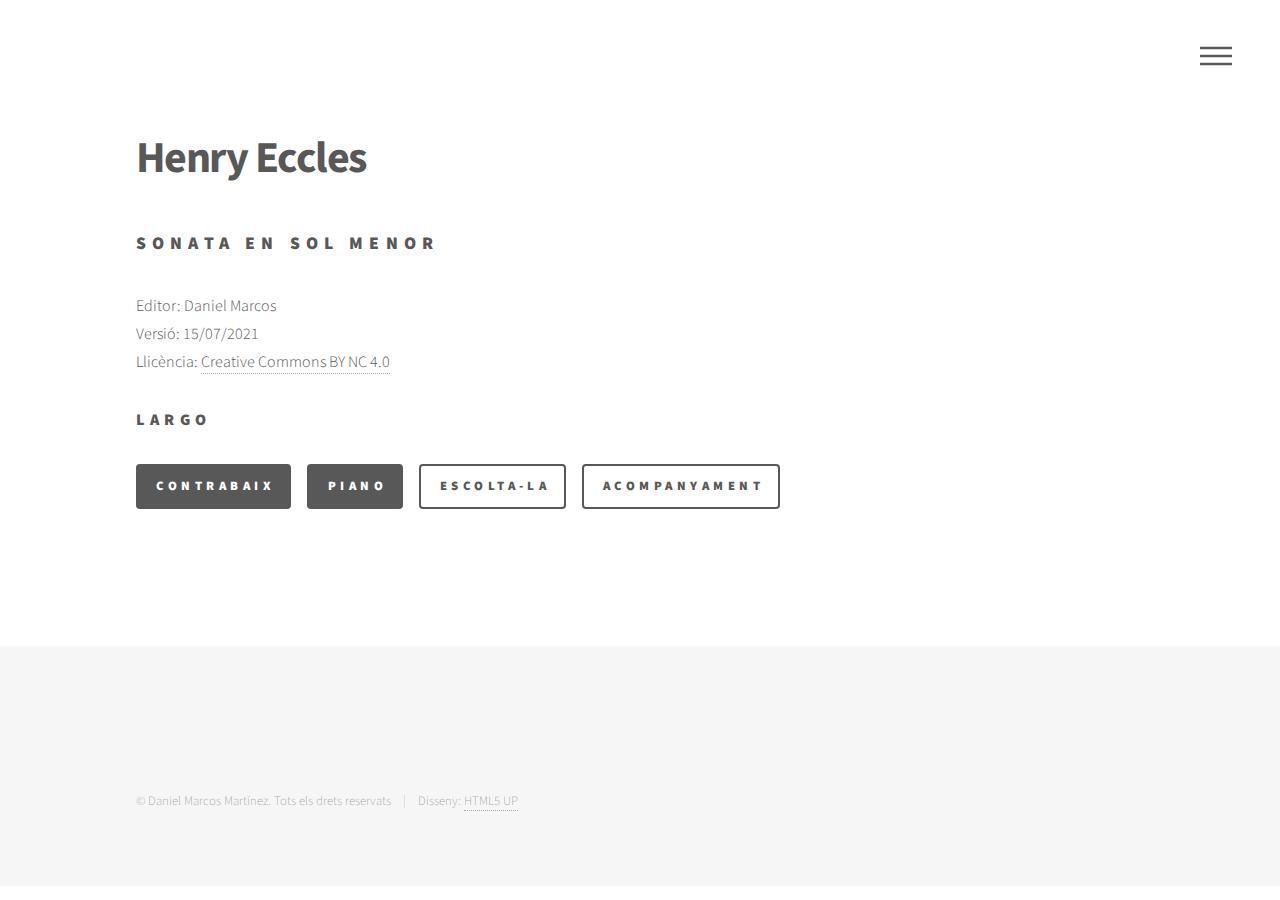
<file: eccles.html>
<!DOCTYPE HTML>
<!--
	Phantom by HTML5 UP
	html5up.net | @ajlkn
	Free for personal and commercial use under the CCA 3.0 license (html5up.net/license)
-->
<html>
	<head>
		<title>Henry Eccles</title>
		<meta charset="utf-8" />
		<meta name="viewport" content="width=device-width, initial-scale=1, user-scalable=no" />
		<link rel="stylesheet" href="assets/css/main.css" />
		<noscript><link rel="stylesheet" href="assets/css/noscript.css" /></noscript>
	</head>
	<body class="is-preload">
		<!-- Wrapper -->
			<div id="wrapper">

				<!-- Header -->
					<header id="header">
						<div class="inner">

							<!-- Nav -->
								<nav>
									<ul>
										<li><a href="#menu">Menu</a></li>
									</ul>
								</nav>

						</div>
					</header>

				<!-- Menu -->
					<nav id="menu">
						<h2>Menu</h2>
						<ul>
							<li><a href="cbaix/index.html">Inici</a></li>
							<li><a href="cbaix/ajuda.html">Ajuda</a></li>
							<li><a href="https://forms.gle/jsZiVhCciiRdLFvq7" target="_blank">Formulari de contacte</a></li>
						</ul>
					</nav>

				<!-- Main -->
					<div id="main">
						<div class="inner">
							<h1>Henry Eccles</h1>

							<div class="box-grey">
							<h2>Sonata en sol menor</h2>
							<p>Editor: Daniel Marcos</br>
							Versió: 15/07/2021</br>
							Llicència: <a href="https://creativecommons.org/licenses/by-nc/4.0/deed.ca">Creative Commons BY NC 4.0</p>

							<h3>Largo</h3>

							<ul class="actions">
								<li><a href="https://app.box.com/s/imra454vsu7g7260t132iirxbusj3io0" class="button primary">contrabaix</a></li>
								<li><a href="https://app.box.com/s/fs6z6gfzh1pnmjfku39y1n4sdr41gw8z" class="button primary">piano</a></li>
								<li><a href="https://www.youtube.com/watch?v=DOjP5Lfpf5k" class="button">Escolta-la</a></li>
								<li><a href="https://www.youtube.com/watch?v=qGGt1MlXJoo" class="button">Acompanyament</a></li>
							</ul>
						</div>
					</div>
				</div>


					<!-- Footer -->
						<footer id="footer">
							<div class="inner">
								<ul class="copyright">
									<li>&copy; Daniel Marcos Martínez. Tots els drets reservats</li><li>Disseny: <a href="http://html5up.net">HTML5 UP</a></li>
								</ul>
							</div>
						</footer>

				</div>

		<!-- Scripts -->
			<script src="assets/js/jquery.min.js"></script>
			<script src="assets/js/browser.min.js"></script>
			<script src="assets/js/breakpoints.min.js"></script>
			<script src="assets/js/util.js"></script>
			<script src="assets/js/main.js"></script>

	</body>
</html>
</file>
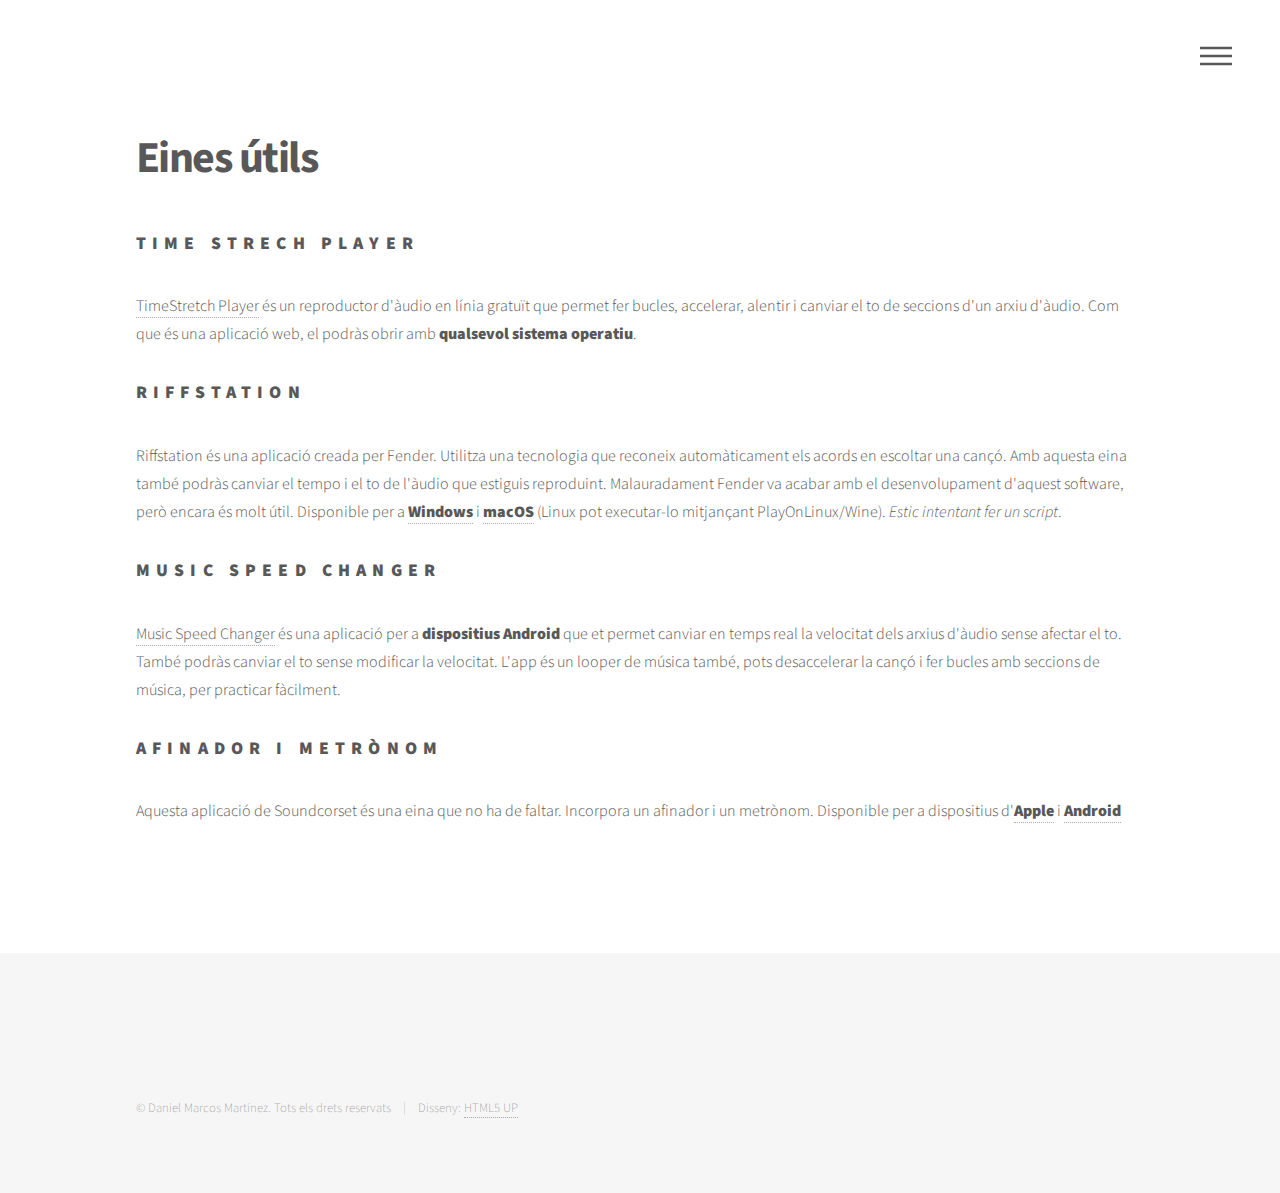
<file: eines.html>
<!DOCTYPE HTML>
<!--
	Phantom by HTML5 UP
	html5up.net | @ajlkn
	Free for personal and commercial use under the CCA 3.0 license (html5up.net/license)
-->
<html>
	<head>
		<title>Eines</title>
		<meta charset="utf-8" />
		<meta name="viewport" content="width=device-width, initial-scale=1, user-scalable=no" />
		<link rel="stylesheet" href="assets/css/main.css" />
		<noscript><link rel="stylesheet" href="assets/css/noscript.css" /></noscript>
	</head>
	<body class="is-preload">
		<!-- Wrapper -->
			<div id="wrapper">

				<!-- Header -->
					<header id="header">
						<div class="inner">

							<!-- Nav -->
								<nav>
									<ul>
										<li><a href="#menu">Menu</a></li>
									</ul>
								</nav>

						</div>
					</header>

				<!-- Menu -->
				<nav id="menu">
					<h2>Menu</h2>
					<ul>
						<li><a href="index.html">Inici</a></li>
						<li><a href="ajuda.html">Ajuda</a></li>
						<li><a href="https://forms.gle/jsZiVhCciiRdLFvq7" target="_blank">Formulari de contacte</a></li>
					</ul>
				</nav>

				<!-- Main -->
					<div id="main">
						<div class="inner">
							<h1>Eines útils</h1>

							<div class="box-green">
							<h2>Time Strech Player</h2>
							<p><a href="https://29a.ch/timestretch/">TimeStretch Player</a> és un reproductor d'àudio en línia gratuït que permet fer bucles, accelerar, alentir i canviar el to de seccions d'un arxiu d'àudio. Com que és una aplicació web, el podràs obrir amb <b>qualsevol sistema operatiu</b>.</p>
						</div>


						<div class="box-green">
							<h2>Riffstation</h2>
							<p>Riffstation és una aplicació creada per Fender. Utilitza una tecnologia que reconeix automàticament els acords en escoltar una cançó. Amb aquesta eina també podràs canviar el tempo i el to de l'àudio que estiguis reproduint. Malauradament Fender va acabar amb el desenvolupament d'aquest software, però encara és molt útil. Disponible per a <b><a href="https://archive.org/details/riffstation_202104">Windows</a></b> i <b><a href="https://archive.org/details/Riffstation">macOS</a></b> (Linux pot executar-lo mitjançant PlayOnLinux/Wine). <i>Estic intentant fer un script</i>.</p>
						</div>


						<div class="box-green">
							<h2>Music Speed Changer</h2>
							<p><a href="https://play.google.com/store/apps/details?id=com.smp.musicspeed&hl=es&gl=US">Music Speed Changer</a> és una  aplicació per a <b>dispositius Android</b> que et permet canviar en temps real la velocitat dels arxius d'àudio sense afectar el to. També podràs canviar el to sense modificar la velocitat. L'app és un looper de música també, pots desaccelerar la cançó i fer bucles amb seccions de música, per practicar fàcilment.</p>
						</div>


						<div class="box-green">
							<h2>Afinador i metrònom</h2>
							<p>Aquesta aplicació de Soundcorset és una eina que no ha de faltar. Incorpora un afinador i un metrònom. Disponible per a dispositius d'<b><a href="https://apps.apple.com/es/app/afinador-metr%C3%B3nomo/id918055824">Apple</a></b> i <b><a href="https://play.google.com/store/apps/details?id=com.soundcorset.client.android&hl=es&gl=US">Android</a></b></p>
						</div>
					</div>
				</div>

					<!-- Footer -->
						<footer id="footer">
							<div class="inner">
								<ul class="copyright">
									<li>&copy; Daniel Marcos Martínez. Tots els drets reservats</li><li>Disseny: <a href="http://html5up.net">HTML5 UP</a></li>
								</ul>
							</div>
						</footer>

				</div>

		<!-- Scripts -->
			<script src="assets/js/jquery.min.js"></script>
			<script src="assets/js/browser.min.js"></script>
			<script src="assets/js/breakpoints.min.js"></script>
			<script src="assets/js/util.js"></script>
			<script src="assets/js/main.js"></script>

	</body>
	</html>
</file>
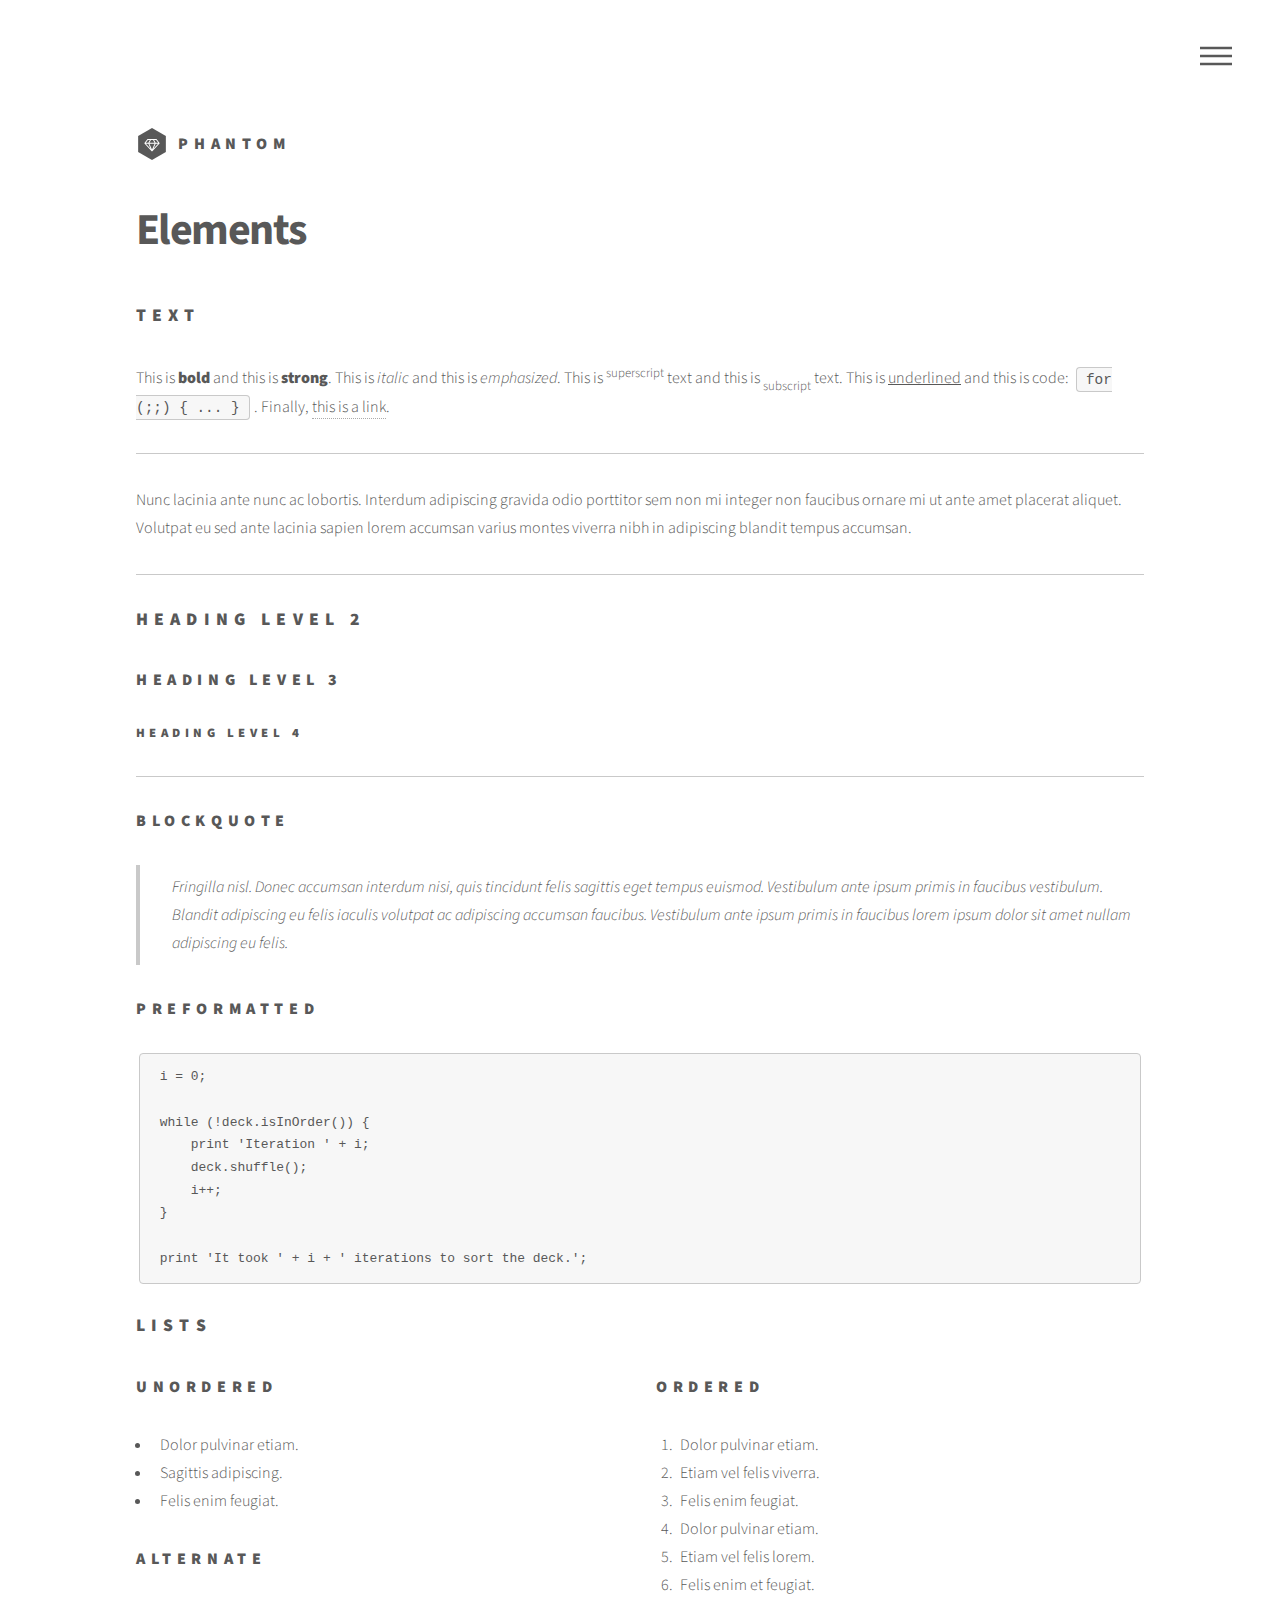
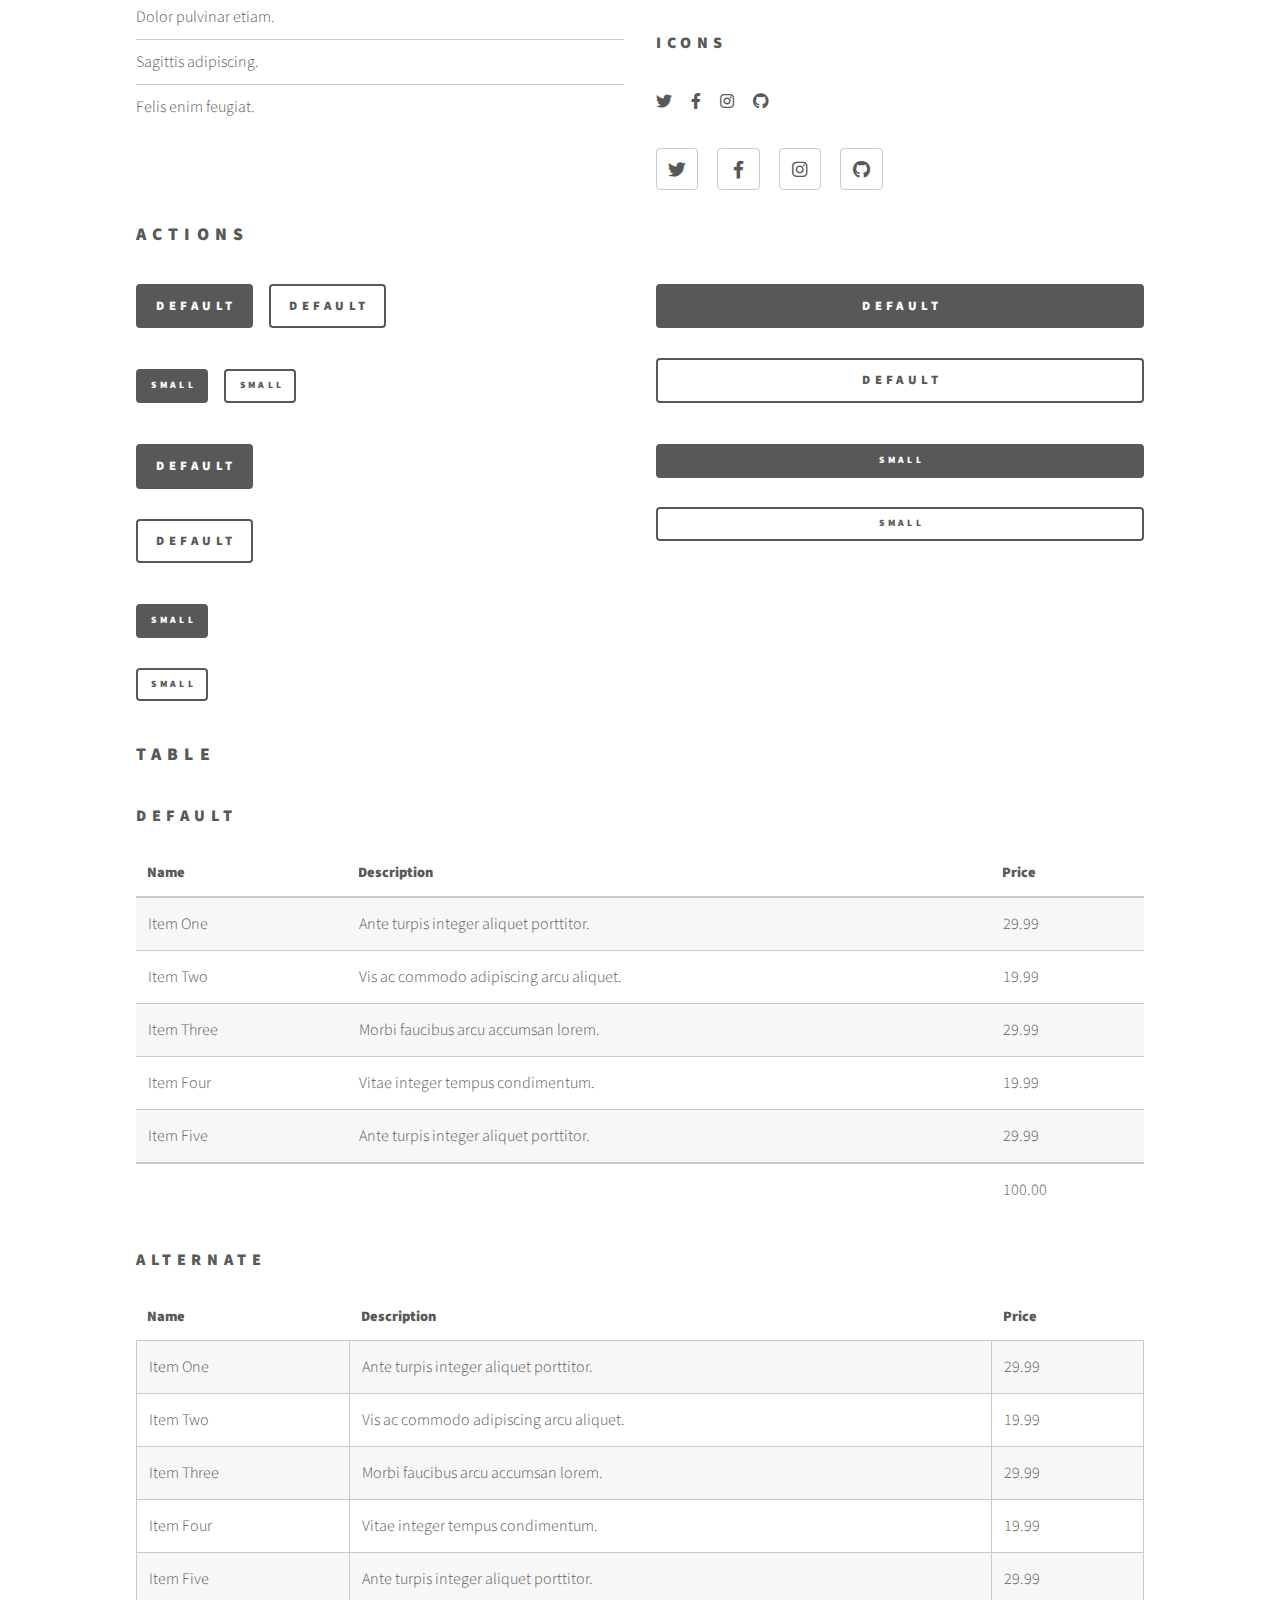
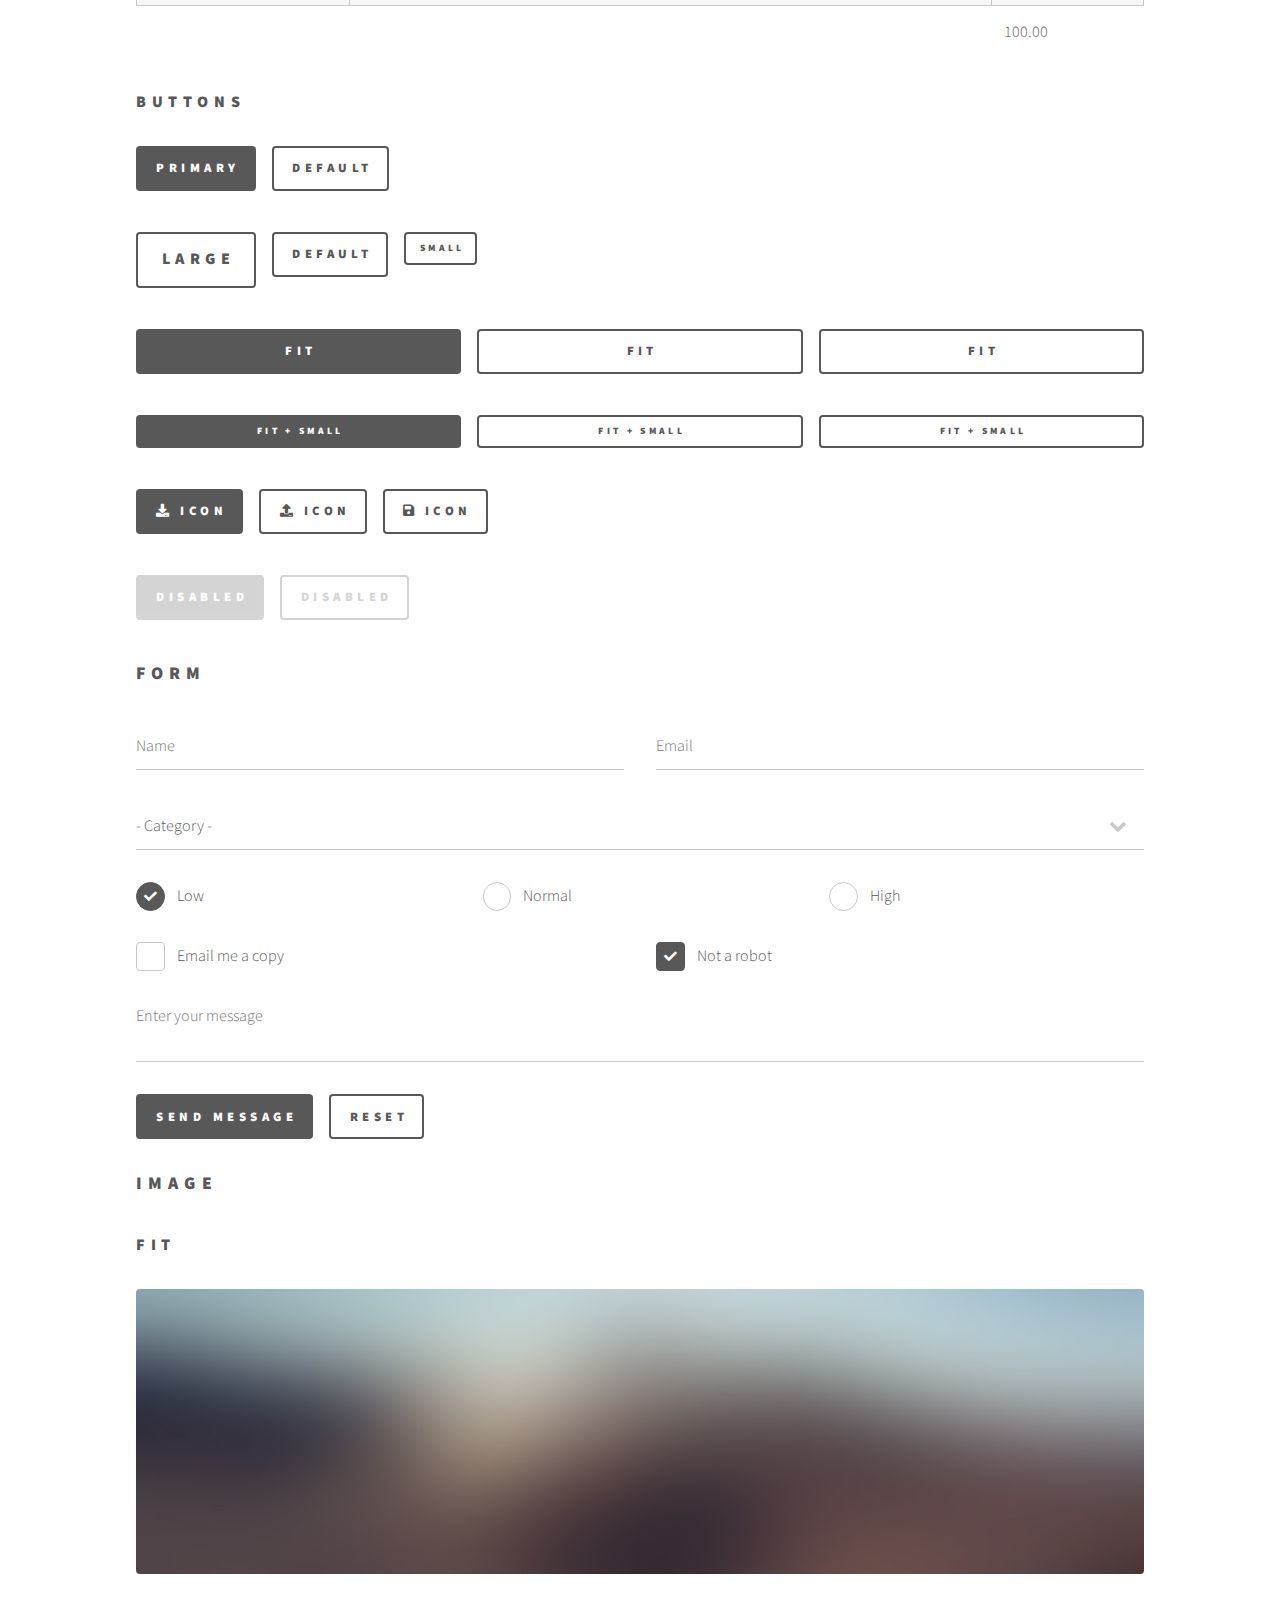
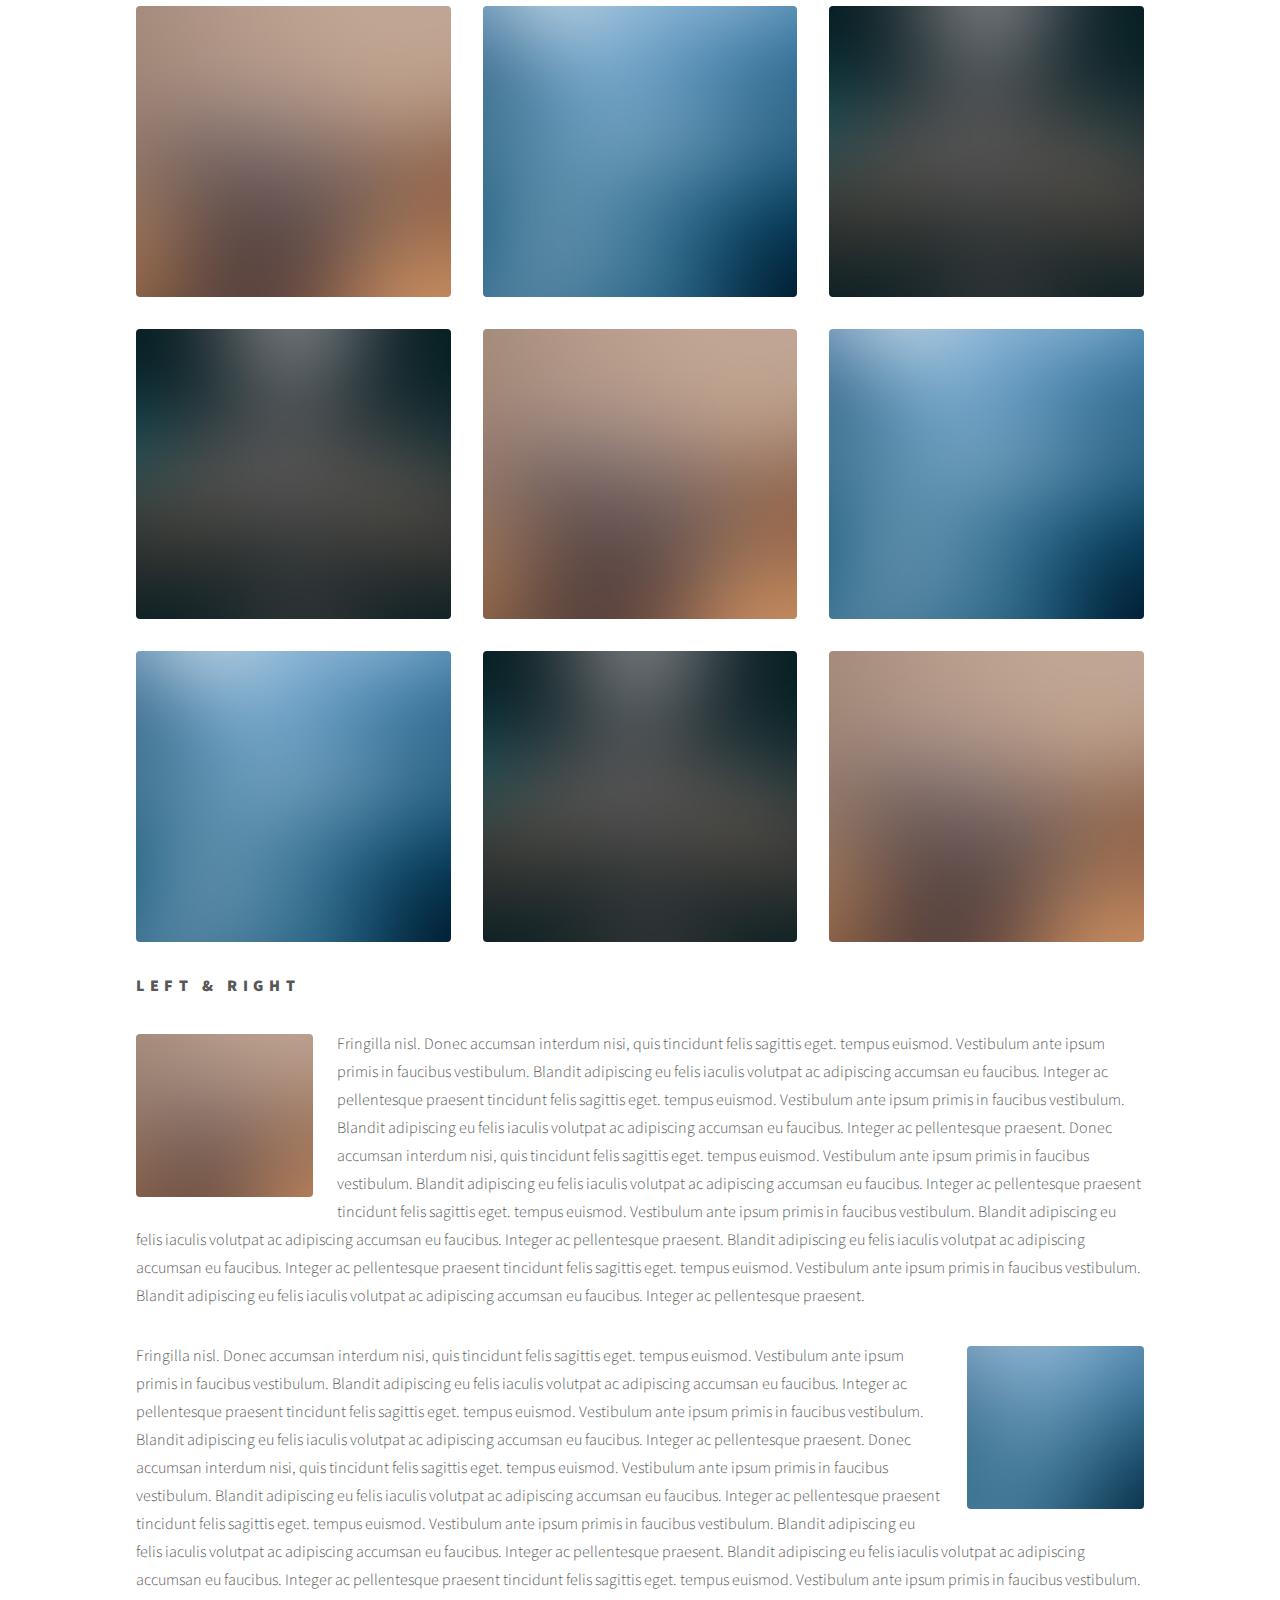
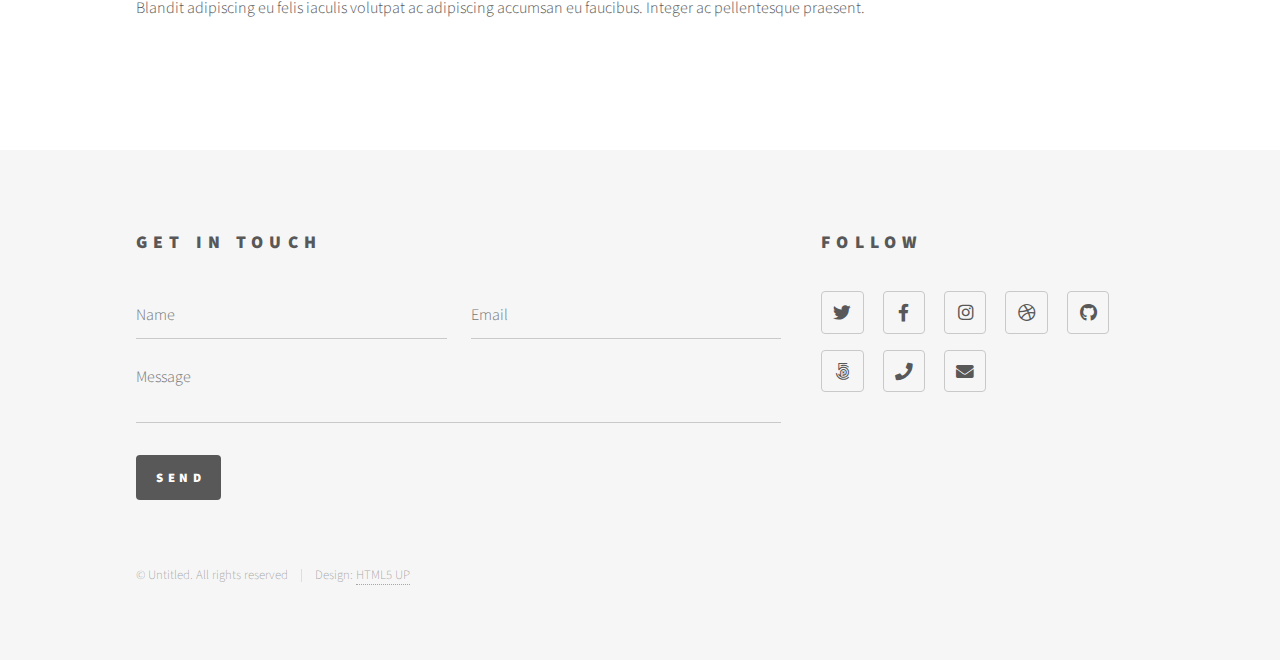
<file: elements.html>
<!DOCTYPE HTML>
<!--
	Phantom by HTML5 UP
	html5up.net | @ajlkn
	Free for personal and commercial use under the CCA 3.0 license (html5up.net/license)
-->
<html>
	<head>
		<title>Elements - Phantom by HTML5 UP</title>
		<meta charset="utf-8" />
		<meta name="viewport" content="width=device-width, initial-scale=1, user-scalable=no" />
		<link rel="stylesheet" href="assets/css/main.css" />
		<noscript><link rel="stylesheet" href="assets/css/noscript.css" /></noscript>
	</head>
	<body class="is-preload">
		<!-- Wrapper -->
			<div id="wrapper">

				<!-- Header -->
					<header id="header">
						<div class="inner">

							<!-- Logo -->
								<a href="index.html" class="logo">
									<span class="symbol"><img src="images/logo.svg" alt="" /></span><span class="title">Phantom</span>
								</a>

							<!-- Nav -->
								<nav>
									<ul>
										<li><a href="#menu">Menu</a></li>
									</ul>
								</nav>

						</div>
					</header>

				<!-- Menu -->
					<nav id="menu">
						<h2>Menu</h2>
						<ul>
							<li><a href="index.html">Home</a></li>
							<li><a href="generic.html">Ipsum veroeros</a></li>
							<li><a href="generic.html">Tempus etiam</a></li>
							<li><a href="generic.html">Consequat dolor</a></li>
							<li><a href="elements.html">Elements</a></li>
						</ul>
					</nav>

				<!-- Main -->
					<div id="main">
						<div class="inner">
							<h1>Elements</h1>

							<!-- Text -->
								<section>
									<h2>Text</h2>
									<p>This is <b>bold</b> and this is <strong>strong</strong>. This is <i>italic</i> and this is <em>emphasized</em>.
									This is <sup>superscript</sup> text and this is <sub>subscript</sub> text.
									This is <u>underlined</u> and this is code: <code>for (;;) { ... }</code>. Finally, <a href="#">this is a link</a>.</p>
									<hr />
									<p>Nunc lacinia ante nunc ac lobortis. Interdum adipiscing gravida odio porttitor sem non mi integer non faucibus ornare mi ut ante amet placerat aliquet. Volutpat eu sed ante lacinia sapien lorem accumsan varius montes viverra nibh in adipiscing blandit tempus accumsan.</p>
									<hr />
									<h2>Heading Level 2</h2>
									<h3>Heading Level 3</h3>
									<h4>Heading Level 4</h4>
									<hr />
									<h3>Blockquote</h3>
									<blockquote>Fringilla nisl. Donec accumsan interdum nisi, quis tincidunt felis sagittis eget tempus euismod. Vestibulum ante ipsum primis in faucibus vestibulum. Blandit adipiscing eu felis iaculis volutpat ac adipiscing accumsan faucibus. Vestibulum ante ipsum primis in faucibus lorem ipsum dolor sit amet nullam adipiscing eu felis.</blockquote>
									<h3>Preformatted</h3>
									<pre><code>i = 0;

while (!deck.isInOrder()) {
    print 'Iteration ' + i;
    deck.shuffle();
    i++;
}

print 'It took ' + i + ' iterations to sort the deck.';</code></pre>
								</section>

							<!-- Lists -->
								<section>
									<h2>Lists</h2>
									<div class="row">
										<div class="col-6 col-12-medium">
											<h3>Unordered</h3>
											<ul>
												<li>Dolor pulvinar etiam.</li>
												<li>Sagittis adipiscing.</li>
												<li>Felis enim feugiat.</li>
											</ul>
											<h3>Alternate</h3>
											<ul class="alt">
												<li>Dolor pulvinar etiam.</li>
												<li>Sagittis adipiscing.</li>
												<li>Felis enim feugiat.</li>
											</ul>
										</div>
										<div class="col-6 col-12-medium">
											<h3>Ordered</h3>
											<ol>
												<li>Dolor pulvinar etiam.</li>
												<li>Etiam vel felis viverra.</li>
												<li>Felis enim feugiat.</li>
												<li>Dolor pulvinar etiam.</li>
												<li>Etiam vel felis lorem.</li>
												<li>Felis enim et feugiat.</li>
											</ol>
											<h3>Icons</h3>
											<ul class="icons">
												<li><a href="#" class="icon brands style1 fa-twitter"><span class="label">Twitter</span></a></li>
												<li><a href="#" class="icon brands style1 fa-facebook-f"><span class="label">Facebook</span></a></li>
												<li><a href="#" class="icon brands style1 fa-instagram"><span class="label">Instagram</span></a></li>
												<li><a href="#" class="icon brands style1 fa-github"><span class="label">Github</span></a></li>
											</ul>
											<ul class="icons">
												<li><a href="#" class="icon brands style2 fa-twitter"><span class="label">Twitter</span></a></li>
												<li><a href="#" class="icon brands style2 fa-facebook-f"><span class="label">Facebook</span></a></li>
												<li><a href="#" class="icon brands style2 fa-instagram"><span class="label">Instagram</span></a></li>
												<li><a href="#" class="icon brands style2 fa-github"><span class="label">Github</span></a></li>
											</ul>
										</div>
									</div>
									<h2>Actions</h2>
									<div class="row">
										<div class="col-6 col-12-medium">
											<ul class="actions">
												<li><a href="#" class="button primary">Default</a></li>
												<li><a href="#" class="button">Default</a></li>
											</ul>
											<ul class="actions small">
												<li><a href="#" class="button primary small">Small</a></li>
												<li><a href="#" class="button small">Small</a></li>
											</ul>
											<ul class="actions stacked">
												<li><a href="#" class="button primary">Default</a></li>
												<li><a href="#" class="button">Default</a></li>
											</ul>
											<ul class="actions stacked">
												<li><a href="#" class="button primary small">Small</a></li>
												<li><a href="#" class="button small">Small</a></li>
											</ul>
										</div>
										<div class="col-6 col-12-medium">
											<ul class="actions stacked">
												<li><a href="#" class="button primary fit">Default</a></li>
												<li><a href="#" class="button fit">Default</a></li>
											</ul>
											<ul class="actions stacked">
												<li><a href="#" class="button primary small fit">Small</a></li>
												<li><a href="#" class="button small fit">Small</a></li>
											</ul>
										</div>
									</div>
								</section>

							<!-- Table -->
								<section>
									<h2>Table</h2>
									<h3>Default</h3>
									<div class="table-wrapper">
										<table>
											<thead>
												<tr>
													<th>Name</th>
													<th>Description</th>
													<th>Price</th>
												</tr>
											</thead>
											<tbody>
												<tr>
													<td>Item One</td>
													<td>Ante turpis integer aliquet porttitor.</td>
													<td>29.99</td>
												</tr>
												<tr>
													<td>Item Two</td>
													<td>Vis ac commodo adipiscing arcu aliquet.</td>
													<td>19.99</td>
												</tr>
												<tr>
													<td>Item Three</td>
													<td> Morbi faucibus arcu accumsan lorem.</td>
													<td>29.99</td>
												</tr>
												<tr>
													<td>Item Four</td>
													<td>Vitae integer tempus condimentum.</td>
													<td>19.99</td>
												</tr>
												<tr>
													<td>Item Five</td>
													<td>Ante turpis integer aliquet porttitor.</td>
													<td>29.99</td>
												</tr>
											</tbody>
											<tfoot>
												<tr>
													<td colspan="2"></td>
													<td>100.00</td>
												</tr>
											</tfoot>
										</table>
									</div>

									<h3>Alternate</h3>
									<div class="table-wrapper">
										<table class="alt">
											<thead>
												<tr>
													<th>Name</th>
													<th>Description</th>
													<th>Price</th>
												</tr>
											</thead>
											<tbody>
												<tr>
													<td>Item One</td>
													<td>Ante turpis integer aliquet porttitor.</td>
													<td>29.99</td>
												</tr>
												<tr>
													<td>Item Two</td>
													<td>Vis ac commodo adipiscing arcu aliquet.</td>
													<td>19.99</td>
												</tr>
												<tr>
													<td>Item Three</td>
													<td> Morbi faucibus arcu accumsan lorem.</td>
													<td>29.99</td>
												</tr>
												<tr>
													<td>Item Four</td>
													<td>Vitae integer tempus condimentum.</td>
													<td>19.99</td>
												</tr>
												<tr>
													<td>Item Five</td>
													<td>Ante turpis integer aliquet porttitor.</td>
													<td>29.99</td>
												</tr>
											</tbody>
											<tfoot>
												<tr>
													<td colspan="2"></td>
													<td>100.00</td>
												</tr>
											</tfoot>
										</table>
									</div>
								</section>

							<!-- Buttons -->
								<section>
									<h3>Buttons</h3>
									<ul class="actions">
										<li><a href="#" class="button primary">Primary</a></li>
										<li><a href="#" class="button">Default</a></li>
									</ul>
									<ul class="actions">
										<li><a href="#" class="button large">Large</a></li>
										<li><a href="#" class="button">Default</a></li>
										<li><a href="#" class="button small">Small</a></li>
									</ul>
									<ul class="actions fit">
										<li><a href="#" class="button primary fit">Fit</a></li>
										<li><a href="#" class="button fit">Fit</a></li>
										<li><a href="#" class="button fit">Fit</a></li>
									</ul>
									<ul class="actions fit small">
										<li><a href="#" class="button primary fit small">Fit + Small</a></li>
										<li><a href="#" class="button fit small">Fit + Small</a></li>
										<li><a href="#" class="button fit small">Fit + Small</a></li>
									</ul>
									<ul class="actions">
										<li><a href="#" class="button primary icon solid fa-download">Icon</a></li>
										<li><a href="#" class="button icon solid fa-upload">Icon</a></li>
										<li><a href="#" class="button icon solid fa-save">Icon</a></li>
									</ul>
									<ul class="actions">
										<li><span class="button primary disabled">Disabled</span></li>
										<li><span class="button disabled">Disabled</span></li>
									</ul>
								</section>

							<!-- Form -->
								<section>
									<h2>Form</h2>
									<form method="post" action="#">
										<div class="row gtr-uniform">
											<div class="col-6 col-12-xsmall">
												<input type="text" name="demo-name" id="demo-name" value="" placeholder="Name" />
											</div>
											<div class="col-6 col-12-xsmall">
												<input type="email" name="demo-email" id="demo-email" value="" placeholder="Email" />
											</div>
											<div class="col-12">
												<select name="demo-category" id="demo-category">
													<option value="">- Category -</option>
													<option value="1">Manufacturing</option>
													<option value="1">Shipping</option>
													<option value="1">Administration</option>
													<option value="1">Human Resources</option>
												</select>
											</div>
											<div class="col-4 col-12-small">
												<input type="radio" id="demo-priority-low" name="demo-priority" checked>
												<label for="demo-priority-low">Low</label>
											</div>
											<div class="col-4 col-12-small">
												<input type="radio" id="demo-priority-normal" name="demo-priority">
												<label for="demo-priority-normal">Normal</label>
											</div>
											<div class="col-4 col-12-small">
												<input type="radio" id="demo-priority-high" name="demo-priority">
												<label for="demo-priority-high">High</label>
											</div>
											<div class="col-6 col-12-small">
												<input type="checkbox" id="demo-copy" name="demo-copy">
												<label for="demo-copy">Email me a copy</label>
											</div>
											<div class="col-6 col-12-small">
												<input type="checkbox" id="demo-human" name="demo-human" checked>
												<label for="demo-human">Not a robot</label>
											</div>
											<div class="col-12">
												<textarea name="demo-message" id="demo-message" placeholder="Enter your message" rows="6"></textarea>
											</div>
											<div class="col-12">
												<ul class="actions">
													<li><input type="submit" value="Send Message" class="primary" /></li>
													<li><input type="reset" value="Reset" /></li>
												</ul>
											</div>
										</div>
									</form>
								</section>

							<!-- Image -->
								<section>
									<h2>Image</h2>
									<h3>Fit</h3>
									<div class="box alt">
										<div class="row gtr-uniform">
											<div class="col-12"><span class="image fit"><img src="images/pic13.jpg" alt="" /></span></div>
											<div class="col-4"><span class="image fit"><img src="images/pic01.jpg" alt="" /></span></div>
											<div class="col-4"><span class="image fit"><img src="images/pic02.jpg" alt="" /></span></div>
											<div class="col-4"><span class="image fit"><img src="images/pic03.jpg" alt="" /></span></div>
											<div class="col-4"><span class="image fit"><img src="images/pic03.jpg" alt="" /></span></div>
											<div class="col-4"><span class="image fit"><img src="images/pic01.jpg" alt="" /></span></div>
											<div class="col-4"><span class="image fit"><img src="images/pic02.jpg" alt="" /></span></div>
											<div class="col-4"><span class="image fit"><img src="images/pic02.jpg" alt="" /></span></div>
											<div class="col-4"><span class="image fit"><img src="images/pic03.jpg" alt="" /></span></div>
											<div class="col-4"><span class="image fit"><img src="images/pic01.jpg" alt="" /></span></div>
										</div>
									</div>
									<h3>Left &amp; Right</h3>
									<p><span class="image left"><img src="images/pic14.jpg" alt="" /></span>Fringilla nisl. Donec accumsan interdum nisi, quis tincidunt felis sagittis eget. tempus euismod. Vestibulum ante ipsum primis in faucibus vestibulum. Blandit adipiscing eu felis iaculis volutpat ac adipiscing accumsan eu faucibus. Integer ac pellentesque praesent tincidunt felis sagittis eget. tempus euismod. Vestibulum ante ipsum primis in faucibus vestibulum. Blandit adipiscing eu felis iaculis volutpat ac adipiscing accumsan eu faucibus. Integer ac pellentesque praesent. Donec accumsan interdum nisi, quis tincidunt felis sagittis eget. tempus euismod. Vestibulum ante ipsum primis in faucibus vestibulum. Blandit adipiscing eu felis iaculis volutpat ac adipiscing accumsan eu faucibus. Integer ac pellentesque praesent tincidunt felis sagittis eget. tempus euismod. Vestibulum ante ipsum primis in faucibus vestibulum. Blandit adipiscing eu felis iaculis volutpat ac adipiscing accumsan eu faucibus. Integer ac pellentesque praesent. Blandit adipiscing eu felis iaculis volutpat ac adipiscing accumsan eu faucibus. Integer ac pellentesque praesent tincidunt felis sagittis eget. tempus euismod. Vestibulum ante ipsum primis in faucibus vestibulum. Blandit adipiscing eu felis iaculis volutpat ac adipiscing accumsan eu faucibus. Integer ac pellentesque praesent.</p>
									<p><span class="image right"><img src="images/pic15.jpg" alt="" /></span>Fringilla nisl. Donec accumsan interdum nisi, quis tincidunt felis sagittis eget. tempus euismod. Vestibulum ante ipsum primis in faucibus vestibulum. Blandit adipiscing eu felis iaculis volutpat ac adipiscing accumsan eu faucibus. Integer ac pellentesque praesent tincidunt felis sagittis eget. tempus euismod. Vestibulum ante ipsum primis in faucibus vestibulum. Blandit adipiscing eu felis iaculis volutpat ac adipiscing accumsan eu faucibus. Integer ac pellentesque praesent. Donec accumsan interdum nisi, quis tincidunt felis sagittis eget. tempus euismod. Vestibulum ante ipsum primis in faucibus vestibulum. Blandit adipiscing eu felis iaculis volutpat ac adipiscing accumsan eu faucibus. Integer ac pellentesque praesent tincidunt felis sagittis eget. tempus euismod. Vestibulum ante ipsum primis in faucibus vestibulum. Blandit adipiscing eu felis iaculis volutpat ac adipiscing accumsan eu faucibus. Integer ac pellentesque praesent. Blandit adipiscing eu felis iaculis volutpat ac adipiscing accumsan eu faucibus. Integer ac pellentesque praesent tincidunt felis sagittis eget. tempus euismod. Vestibulum ante ipsum primis in faucibus vestibulum. Blandit adipiscing eu felis iaculis volutpat ac adipiscing accumsan eu faucibus. Integer ac pellentesque praesent.</p>
								</section>

						</div>
					</div>

				<!-- Footer -->
					<footer id="footer">
						<div class="inner">
							<section>
								<h2>Get in touch</h2>
								<form method="post" action="#">
									<div class="fields">
										<div class="field half">
											<input type="text" name="name" id="name" placeholder="Name" />
										</div>
										<div class="field half">
											<input type="email" name="email" id="email" placeholder="Email" />
										</div>
										<div class="field">
											<textarea name="message" id="message" placeholder="Message"></textarea>
										</div>
									</div>
									<ul class="actions">
										<li><input type="submit" value="Send" class="primary" /></li>
									</ul>
								</form>
							</section>
							<section>
								<h2>Follow</h2>
								<ul class="icons">
									<li><a href="#" class="icon brands style2 fa-twitter"><span class="label">Twitter</span></a></li>
									<li><a href="#" class="icon brands style2 fa-facebook-f"><span class="label">Facebook</span></a></li>
									<li><a href="#" class="icon brands style2 fa-instagram"><span class="label">Instagram</span></a></li>
									<li><a href="#" class="icon brands style2 fa-dribbble"><span class="label">Dribbble</span></a></li>
									<li><a href="#" class="icon brands style2 fa-github"><span class="label">GitHub</span></a></li>
									<li><a href="#" class="icon brands style2 fa-500px"><span class="label">500px</span></a></li>
									<li><a href="#" class="icon solid style2 fa-phone"><span class="label">Phone</span></a></li>
									<li><a href="#" class="icon solid style2 fa-envelope"><span class="label">Email</span></a></li>
								</ul>
							</section>
							<ul class="copyright">
								<li>&copy; Untitled. All rights reserved</li><li>Design: <a href="http://html5up.net">HTML5 UP</a></li>
							</ul>
						</div>
					</footer>

			</div>

		<!-- Scripts -->
			<script src="assets/js/jquery.min.js"></script>
			<script src="assets/js/browser.min.js"></script>
			<script src="assets/js/breakpoints.min.js"></script>
			<script src="assets/js/util.js"></script>
			<script src="assets/js/main.js"></script>

	</body>
</html>
</file>
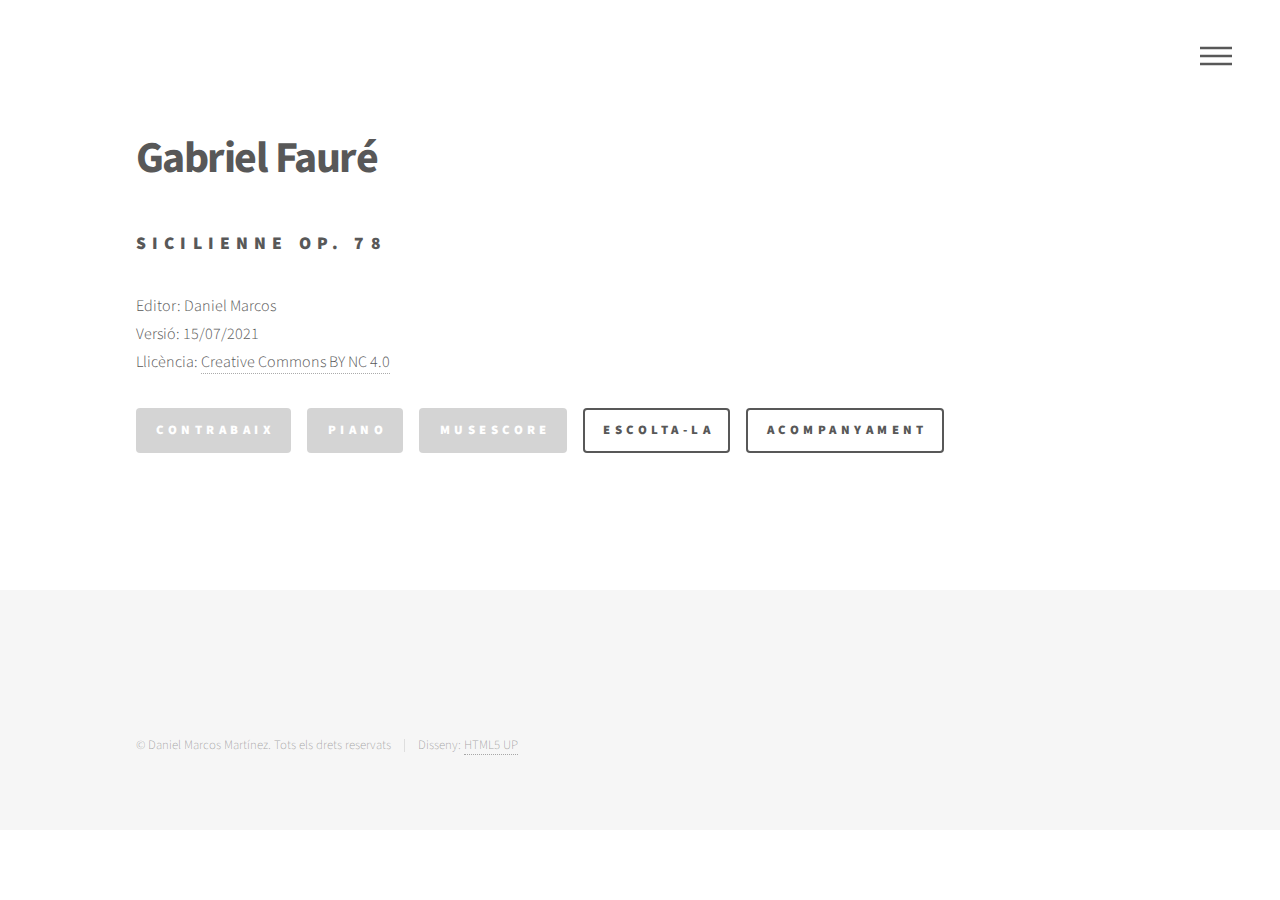
<file: faure.html>
<!DOCTYPE HTML>
<!--
	Phantom by HTML5 UP
	html5up.net | @ajlkn
	Free for personal and commercial use under the CCA 3.0 license (html5up.net/license)
-->
<html>
	<head>
		<title>Fauré</title>
		<meta charset="utf-8" />
		<meta name="viewport" content="width=device-width, initial-scale=1, user-scalable=no" />
		<link rel="stylesheet" href="assets/css/main.css" />
		<noscript><link rel="stylesheet" href="assets/css/noscript.css" /></noscript>
	</head>
	<body class="is-preload">
		<!-- Wrapper -->
			<div id="wrapper">

				<!-- Header -->
					<header id="header">
						<div class="inner">

							<!-- Nav -->
								<nav>
									<ul>
										<li><a href="#menu">Menu</a></li>
									</ul>
								</nav>

						</div>
					</header>

				<!-- Menu -->
					<nav id="menu">
						<h2>Menu</h2>
						<ul>
							<li><a href="/index.html">Inici</a></li>
							<li><a href="/generic.html">Ajuda</a></li>
							<li><a href="https://forms.gle/jsZiVhCciiRdLFvq7" target="_blank">Formulari de contacte</a></li>
						</ul>
					</nav>

				<!-- Main -->
					<div id="main">
						<div class="inner">
							<h1>Gabriel Fauré</h1>

							<div class="box-grey">

							<h2>Sicilienne Op. 78</h2>
							<p>Editor: Daniel Marcos</br>
								Versió: 15/07/2021</br>
								Llicència: <a href="https://creativecommons.org/licenses/by-nc/4.0/deed.ca">Creative Commons BY NC 4.0</p>

									<ul class="actions">
										<li><a href="#" class="button primary disabled">contrabaix</a></li>
										<li><a href="#" class="button primary disabled">piano</a></li>
										<li><a href="#" class="button primary disabled">musescore</a></li>
										<li><a href="https://www.youtube.com/watch?v=kGINGtdLNYU" class="button">Escolta-la</a></li>
										<li><a href="https://www.youtube.com/watch?v=KmXJEQ6xikc&list=OLAK5uy_k2o3xAYs7DUeEZpGAlDNvfSXPPmZvc60o&index=3" class="button">Acompanyament</a></li>
									</ul>
								</div>
							</div>
						</div>


					<!-- Footer -->
						<footer id="footer">
							<div class="inner">
								<ul class="copyright">
									<li>&copy; Daniel Marcos Martínez. Tots els drets reservats</li><li>Disseny: <a href="http://html5up.net">HTML5 UP</a></li>
								</ul>
							</div>
						</footer>

				</div>

		<!-- Scripts -->
			<script src="assets/js/jquery.min.js"></script>
			<script src="assets/js/browser.min.js"></script>
			<script src="assets/js/breakpoints.min.js"></script>
			<script src="assets/js/util.js"></script>
			<script src="assets/js/main.js"></script>

	</body>
</html>
</file>
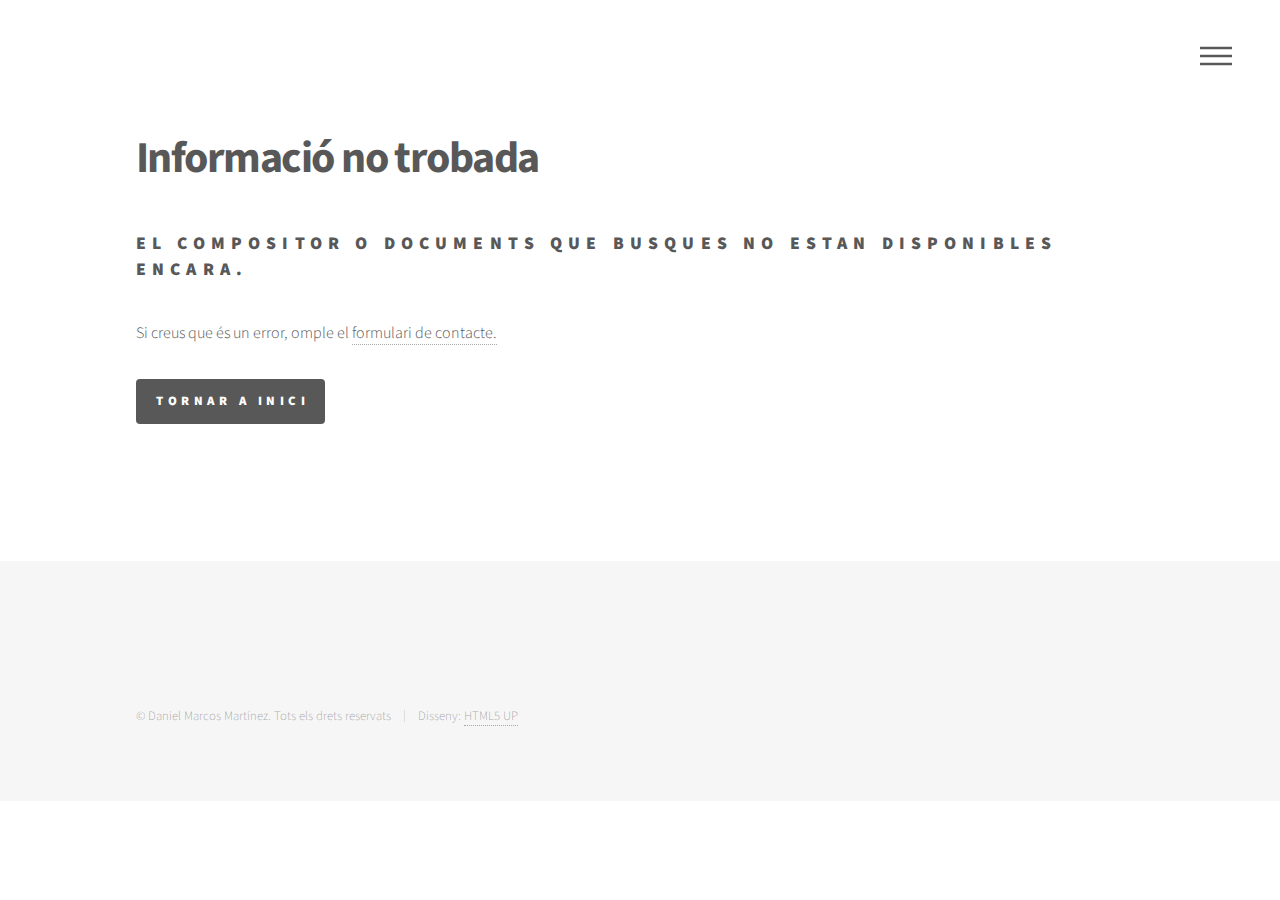
<file: nt.html>
<!DOCTYPE HTML>
<!--
	Phantom by HTML5 UP
	html5up.net | @ajlkn
	Free for personal and commercial use under the CCA 3.0 license (html5up.net/license)
-->
<html>
	<head>
		<title>Error :(</title>
		<meta charset="utf-8" />
		<meta name="viewport" content="width=device-width, initial-scale=1, user-scalable=no" />
		<link rel="stylesheet" href="assets/css/main.css" />
		<noscript><link rel="stylesheet" href="assets/css/noscript.css" /></noscript>
	</head>
	<body class="is-preload">
		<!-- Wrapper -->
			<div id="wrapper">

				<!-- Header -->
					<header id="header">
						<div class="inner">

							<!-- Nav -->
								<nav>
									<ul>
										<li><a href="#menu">Menu</a></li>
									</ul>
								</nav>

						</div>
					</header>

				<!-- Menu -->
					<nav id="menu">
						<h2>Menu</h2>
						<ul>
							<li><a href="https://marstwan.github.io/cbaix/">Inici</a></li>
							<li><a href="/cbaix/ajuda.html">Ajuda</a></li>
							<li><a href="https://forms.gle/jsZiVhCciiRdLFvq7">Formulari de contacte</a></li>
						</ul>
					</nav>

				<!-- Main -->
					<div id="main">
						<div class="inner">
							<h1>Informació no trobada</h1>
							<h2>El compositor o documents que busques no estan disponibles encara.</h2>
							<p>Si creus que és un error, omple el <a href="https://forms.gle/jsZiVhCciiRdLFvq7">formulari de contacte.</a></p>

							<ul class="actions">
								<li><a href="/cbaix/index.html" class="button primary">Tornar a inici</a></li>
							</ul>
						</div>
					</div>

					<!-- Footer -->
						<footer id="footer">
							<div class="inner">
								<ul class="copyright">
									<li>&copy; Daniel Marcos Martínez. Tots els drets reservats</li><li>Disseny: <a href="http://html5up.net">HTML5 UP</a></li>
								</ul>
							</div>
						</footer>

				</div>

		<!-- Scripts -->
			<script src="assets/js/jquery.min.js"></script>
			<script src="assets/js/browser.min.js"></script>
			<script src="assets/js/breakpoints.min.js"></script>
			<script src="assets/js/util.js"></script>
			<script src="assets/js/main.js"></script>

	</body>
	</html>
</file>
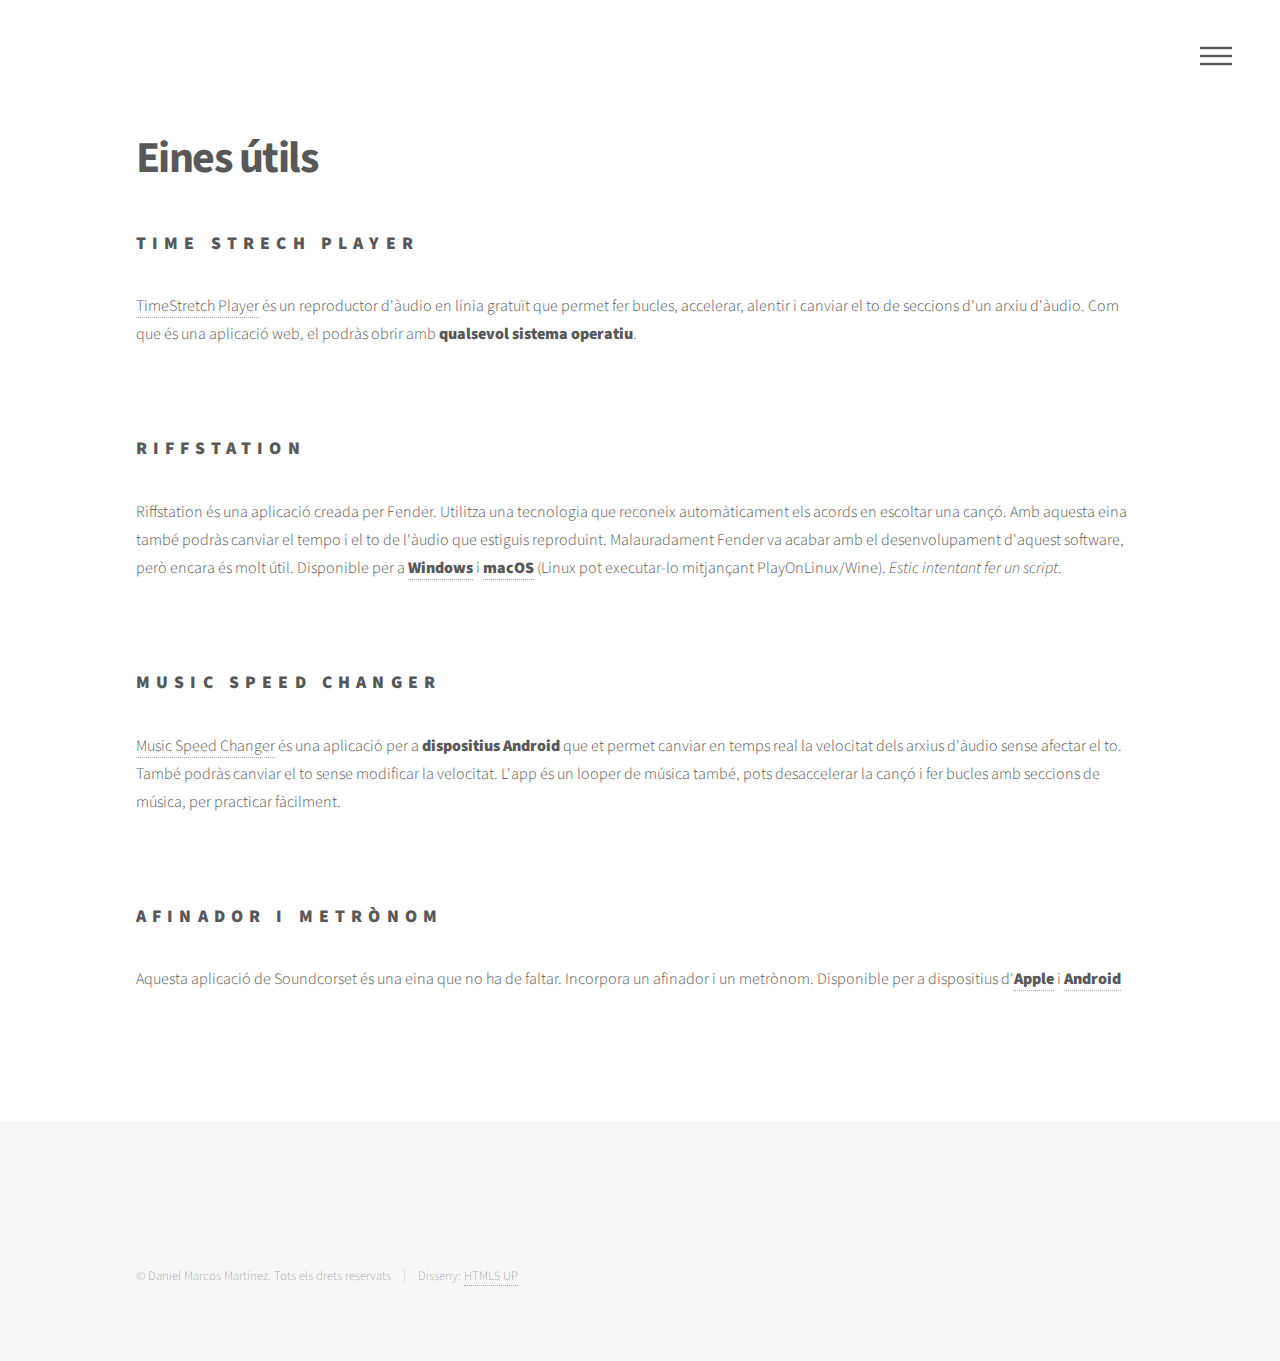
<file: recursos.html>
<!DOCTYPE HTML>
<!--
	Phantom by HTML5 UP
	html5up.net | @ajlkn
	Free for personal and commercial use under the CCA 3.0 license (html5up.net/license)
-->
<html>
	<head>
		<title>Eines</title>
		<meta charset="utf-8" />
		<meta name="viewport" content="width=device-width, initial-scale=1, user-scalable=no" />
		<link rel="stylesheet" href="assets/css/main.css" />
		<noscript><link rel="stylesheet" href="assets/css/noscript.css" /></noscript>
	</head>
	<body class="is-preload">
		<!-- Wrapper -->
			<div id="wrapper">

				<!-- Header -->
					<header id="header">
						<div class="inner">

							<!-- Nav -->
								<nav>
									<ul>
										<li><a href="#menu">Menu</a></li>
									</ul>
								</nav>

						</div>
					</header>

				<!-- Menu -->
				<nav id="menu">
					<h2>Menu</h2>
					<ul>
						<li><a href="https://marstwan.github.io/cbaix">Inici</a></li>
						<li><a href="ajuda.html">Ajuda</a></li>
						<li><a href="https://forms.gle/jsZiVhCciiRdLFvq7" target="_blank">Formulari de contacte</a></li>
					</ul>
				</nav>

				<!-- Main -->
					<div id="main">
						<div class="inner">
							<h1>Eines útils</h1>
							<h2>Time Strech Player</h2>
							<p><a href="https://29a.ch/timestretch/">TimeStretch Player</a> és un reproductor d'àudio en línia gratuït que permet fer bucles, accelerar, alentir i canviar el to de seccions d'un arxiu d'àudio. Com que és una aplicació web, el podràs obrir amb <b>qualsevol sistema operatiu</b>.</p>

							<br></br>

							<h2>Riffstation</h2>
							<p>Riffstation és una aplicació creada per Fender. Utilitza una tecnologia que reconeix automàticament els acords en escoltar una cançó. Amb aquesta eina també podràs canviar el tempo i el to de l'àudio que estiguis reproduint. Malauradament Fender va acabar amb el desenvolupament d'aquest software, però encara és molt útil. Disponible per a <b><a href="https://archive.org/details/riffstation_202104">Windows</a></b> i <b><a href="https://archive.org/details/Riffstation">macOS</a></b> (Linux pot executar-lo mitjançant PlayOnLinux/Wine). <i>Estic intentant fer un script</i>.</p>

							<br></br>

							<h2>Music Speed Changer</h2>
							<p><a href="https://play.google.com/store/apps/details?id=com.smp.musicspeed&hl=es&gl=US">Music Speed Changer</a> és una  aplicació per a <b>dispositius Android</b> que et permet canviar en temps real la velocitat dels arxius d'àudio sense afectar el to. També podràs canviar el to sense modificar la velocitat. L'app és un looper de música també, pots desaccelerar la cançó i fer bucles amb seccions de música, per practicar fàcilment.</p>

							<br></br>

							<h2>Afinador i metrònom</h2>
							<p>Aquesta aplicació de Soundcorset és una eina que no ha de faltar. Incorpora un afinador i un metrònom. Disponible per a dispositius d'<b><a href="https://apps.apple.com/es/app/afinador-metr%C3%B3nomo/id918055824">Apple</a></b> i <b><a href="https://play.google.com/store/apps/details?id=com.soundcorset.client.android&hl=es&gl=US">Android</a></b></p>
						</div>
					</div>

					<!-- Footer -->
						<footer id="footer">
							<div class="inner">
								<ul class="copyright">
									<li>&copy; Daniel Marcos Martínez. Tots els drets reservats</li><li>Disseny: <a href="http://html5up.net">HTML5 UP</a></li>
								</ul>
							</div>
						</footer>

				</div>

		<!-- Scripts -->
			<script src="assets/js/jquery.min.js"></script>
			<script src="assets/js/browser.min.js"></script>
			<script src="assets/js/breakpoints.min.js"></script>
			<script src="assets/js/util.js"></script>
			<script src="assets/js/main.js"></script>

	</body>
	</html>
</file>
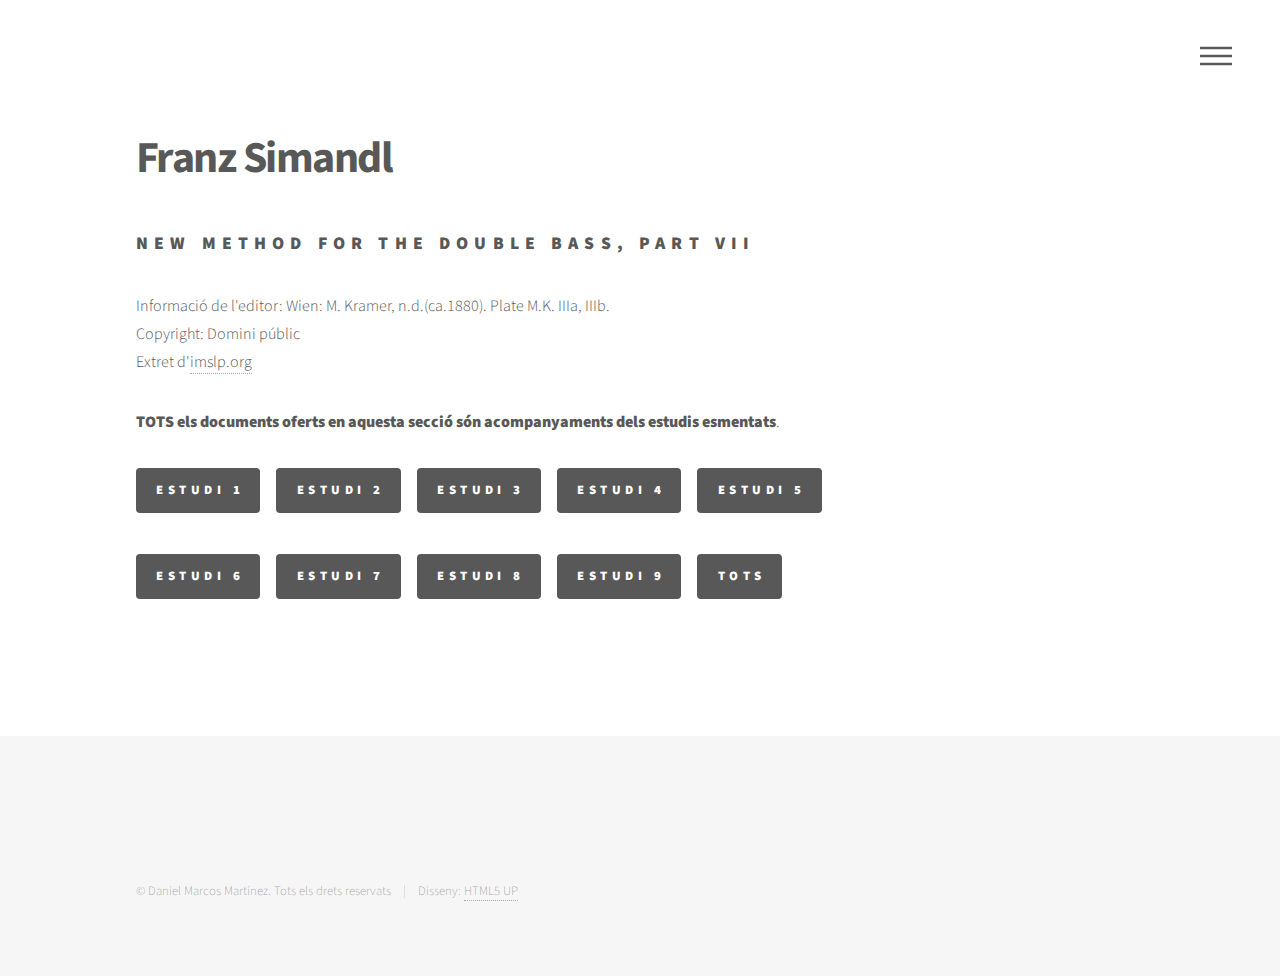
<file: simandl.html>
<!DOCTYPE HTML>
<!--
	Phantom by HTML5 UP
	html5up.net | @ajlkn
	Free for personal and commercial use under the CCA 3.0 license (html5up.net/license)
-->
<html>
	<head>
		<title>Simandl</title>
		<meta charset="utf-8" />
		<meta name="viewport" content="width=device-width, initial-scale=1, user-scalable=no" />
		<link rel="stylesheet" href="assets/css/main.css" />
		<noscript><link rel="stylesheet" href="assets/css/noscript.css" /></noscript>
	</head>
	<body class="is-preload">
		<!-- Wrapper -->
			<div id="wrapper">

				<!-- Header -->
					<header id="header">
						<div class="inner">

							<!-- Nav -->
								<nav>
									<ul>
										<li><a href="#menu">Menu</a></li>
									</ul>
								</nav>

						</div>
					</header>

				<!-- Menu -->
					<nav id="menu">
						<h2>Menu</h2>
						<ul>
							<li><a href="https://marstwan.github.io/cbaix/">Inici</a></li>
							<li><a href="ajuda.html">Ajuda</a></li>
							<li><a href="https://forms.gle/jsZiVhCciiRdLFvq7" target="_blank">Formulari de contacte</a></li>
						</ul>
					</nav>

				<!-- Main -->
					<div id="main">
						<div class="inner">
							<h1>Franz Simandl</h1>
							
							<div class="box-grey">

							<h2>New method for the double bass, part VII</h2>
							<p>Informació de l'editor: Wien: M. Kramer, n.d.(ca.1880). Plate M.K. IIIa, IIIb.</br>
							Copyright: Domini públic</br>
							Extret d'<a href="https://imslp.org/wiki/Special:ReverseLookup/299554">imslp.org</a></p>
							<p><b>TOTS els documents oferts en aquesta secció són acompanyaments dels estudis esmentats</b>.</p>

							<ul class="actions">
								<li><a href="https://app.box.com/s/vjjxpj4f14bo855rw69pw9r8d77owggo" class="button primary">Estudi 1</a></li>
								<li><a href="https://app.box.com/s/t95eivy7cev141o4qpwpviooa0u0b9ky" class="button primary">Estudi 2</a></li>
								<li><a href="https://app.box.com/s/00100es3b8tfjej1fvb4t4ql76af3cwb" class="button primary">Estudi 3</a></li>
								<li><a href="https://app.box.com/s/o1ywx9hrnf0uc2buqim0ygaq0h7lfe5c" class="button primary">Estudi 4</a></li>
								<li><a href="https://app.box.com/s/toia2ww4aaoa6aslfewg519w1cnr3axn" class="button primary">Estudi 5</a></li>

							</ul>
							<ul class="actions">
								<li><a href="https://app.box.com/s/3ou809i30jkl7jwf5zcpt2yv6yx054r3" class="button primary">Estudi 6</a></li>
								<li><a href="https://app.box.com/s/91jgdn96t2vbl9rqha8s090w5wqgnxh9" class="button primary">Estudi 7</a></li>
								<li><a href="https://app.box.com/s/n0vmn6mqpyqtvffaexf5qz00dxjyit57" class="button primary">Estudi 8</a></li>
								<li><a href="https://app.box.com/s/aiyn36isryfpnjqw6kcmsiahco8mh15o" class="button primary">Estudi 9</a></li>
								<li><a href="https://app.box.com/s/x9y678mb3k98r1ob41fsxrs2bn6x8a0n" class="button primary">Tots</a></li>
							</ul>
						</div>
					</div>
				</div>


					<!-- Footer -->
						<footer id="footer">
							<div class="inner">
								<ul class="copyright">
									<li>&copy; Daniel Marcos Martínez. Tots els drets reservats</li><li>Disseny: <a href="http://html5up.net">HTML5 UP</a></li>
								</ul>
							</div>
						</footer>

				</div>

		<!-- Scripts -->
			<script src="assets/js/jquery.min.js"></script>
			<script src="assets/js/browser.min.js"></script>
			<script src="assets/js/breakpoints.min.js"></script>
			<script src="assets/js/util.js"></script>
			<script src="assets/js/main.js"></script>

	</body>
</html>
</file>
<file: assets/css/noscript.css>
/*
	Phantom by HTML5 UP
	html5up.net | @ajlkn
	Free for personal and commercial use under the CCA 3.0 license (html5up.net/license)
*/

/* Tiles */

	body.is-preload .tiles article {
		-moz-transform: none;
		-webkit-transform: none;
		-ms-transform: none;
		transform: none;
		opacity: 1;
	}
</file>
<file: assets/css/main.css>
@import url(fontawesome-all.min.css);
@import url("https://fonts.googleapis.com/css?family=Source+Sans+Pro:300,700,900");

/*
	Phantom by HTML5 UP
	html5up.net | @ajlkn
	Free for personal and commercial use under the CCA 3.0 license (html5up.net/license)
*/

html, body, div, span, applet, object,
iframe, h1, h2, h3, h4, h5, h6, p, blockquote,
pre, a, abbr, acronym, address, big, cite,
code, del, dfn, em, img, ins, kbd, q, s, samp,
small, strike, strong, sub, sup, tt, var, b,
u, i, center, dl, dt, dd, ol, ul, li, fieldset,
form, label, legend, table, caption, tbody,
tfoot, thead, tr, th, td, article, aside,
canvas, details, embed, figure, figcaption,
footer, header, hgroup, menu, nav, output, ruby,
section, summary, time, mark, audio, video {
	margin: 0;
	padding: 0;
	border: 0;
	font-size: 100%;
	font: inherit;
	vertical-align: baseline;}

article, aside, details, figcaption, figure,
footer, header, hgroup, menu, nav, section {
	display: block;}

body {
	line-height: 1;
}

ol, ul {
	list-style: none;
}

blockquote, q {
	quotes: none;
}

	blockquote:before, blockquote:after, q:before, q:after {
		content: '';
		content: none;
	}

table {
	border-collapse: collapse;
	border-spacing: 0;
}

body {
	-webkit-text-size-adjust: none;
}

mark {
	background-color: transparent;
	color: inherit;
}

input::-moz-focus-inner {
	border: 0;
	padding: 0;
}

input, select, textarea {
	-moz-appearance: none;
	-webkit-appearance: none;
	-ms-appearance: none;
	appearance: none;
}

/* Basic */

	@-ms-viewport {
		width: device-width;
	}

	body {
		-ms-overflow-style: scrollbar;
	}

	@media screen and (max-width: 480px) {

		html, body {
			min-width: 320px;
		}

	}

	html {
		box-sizing: border-box;
	}

	*, *:before, *:after {
		box-sizing: inherit;
	}

	body {
		background: #ffffff;
	}

		body.is-preload *, body.is-preload *:before, body.is-preload *:after {
			-moz-animation: none !important;
			-webkit-animation: none !important;
			-ms-animation: none !important;
			animation: none !important;
			-moz-transition: none !important;
			-webkit-transition: none !important;
			-ms-transition: none !important;
			transition: none !important;
		}

/* Type */

	body, input, select, textarea {
		color: #585858;
		font-family: "Source Sans Pro", Helvetica, sans-serif;
		font-size: 16pt;
		font-weight: 300;
		line-height: 1.75;
	}

		@media screen and (max-width: 1680px) {

			body, input, select, textarea {
				font-size: 14pt;
			}

		}

		@media screen and (max-width: 1280px) {

			body, input, select, textarea {
				font-size: 12pt;
			}

		}

	a {
		-moz-transition: border-bottom-color 0.2s ease, color 0.2s ease;
		-webkit-transition: border-bottom-color 0.2s ease, color 0.2s ease;
		-ms-transition: border-bottom-color 0.2s ease, color 0.2s ease;
		transition: border-bottom-color 0.2s ease, color 0.2s ease;
		text-decoration: none;
		color: #585858;
		border-bottom: dotted 1px rgba(88, 88, 88, 0.5);
	}

		a:hover {
			border-bottom-color: transparent;
			color: #f2849e !important;
		}

	strong, b {
		font-weight: 900;
	}

	em, i {
		font-style: italic;
	}

	p {
		margin: 0 0 2em 0;
	}

	h1 {
		font-size: 2.75em;
		font-weight: 700;
		line-height: 1.3;
		margin: 0 0 1em 0;
		letter-spacing: -0.035em;
	}

		h1 a {
			color: inherit;
		}

		@media screen and (max-width: 736px) {

			h1 {
				font-size: 2em;
				margin: 0 0 1em 0;
			}

		}

		@media screen and (max-width: 360px) {

			h1 {
				font-size: 1.75em;
			}

		}

	h2, h3, h4, h5, h6 {
		font-weight: 900;
		line-height: 1.5;
		margin: 0 0 2em 0;
		text-transform: uppercase;
		letter-spacing: 0.35em;
	}

		h2 a, h3 a, h4 a, h5 a, h6 a {
			color: inherit;
		}

	h2 {
		font-size: 1.1em;
	}

	h3 {
		font-size: 1em;
	}

	h4 {
		font-size: 0.8em;
	}

	h5 {
		font-size: 0.8em;
	}

	h6 {
		font-size: 0.8em;
	}

	@media screen and (max-width: 980px) {

		h1 br, h2 br, h3 br, h4 br, h5 br, h6 br {
			display: none;
		}

	}

	@media screen and (max-width: 736px) {

		h2 {
			font-size: 1em;
		}

		h3 {
			font-size: 0.8em;
		}

	}

	sub {
		font-size: 0.8em;
		position: relative;
		top: 0.5em;
	}

	sup {
		font-size: 0.8em;
		position: relative;
		top: -0.5em;
	}

	blockquote {
		border-left: solid 4px #c9c9c9;
		font-style: italic;
		margin: 0 0 2em 0;
		padding: 0.5em 0 0.5em 2em;
	}

	code {
		background: rgba(144, 144, 144, 0.075);
		border-radius: 4px;
		border: solid 1px #c9c9c9;
		font-family: "Courier New", monospace;
		font-size: 0.9em;
		margin: 0 0.25em;
		padding: 0.25em 0.65em;
	}

	pre {
		-webkit-overflow-scrolling: touch;
		font-family: "Courier New", monospace;
		font-size: 0.9em;
		margin: 0 0 2em 0;
	}

		pre code {
			display: block;
			line-height: 1.75;
			padding: 1em 1.5em;
			overflow-x: auto;
		}

	hr {
		border: 0;
		border-bottom: solid 1px #c9c9c9;
		margin: 2em 0;
	}

		hr.major {
			margin: 3em 0;
		}

	.align-left {
		text-align: left;
	}

	.align-center {
		text-align: center;
	}

	.align-right {
		text-align: right;
	}

/* Row */

	.row {
		display: flex;
		flex-wrap: wrap;
		box-sizing: border-box;
		align-items: stretch;
	}

		.row > * {
			box-sizing: border-box;
		}

		.row.gtr-uniform > * > :last-child {
			margin-bottom: 0;
		}

		.row.aln-left {
			justify-content: flex-start;
		}

		.row.aln-center {
			justify-content: center;
		}

		.row.aln-right {
			justify-content: flex-end;
		}

		.row.aln-top {
			align-items: flex-start;
		}

		.row.aln-middle {
			align-items: center;
		}

		.row.aln-bottom {
			align-items: flex-end;
		}

		.row > .imp {
			order: -1;
		}

		.row > .col-1 {
			width: 8.33333%;
		}

		.row > .off-1 {
			margin-left: 8.33333%;
		}

		.row > .col-2 {
			width: 16.66667%;
		}

		.row > .off-2 {
			margin-left: 16.66667%;
		}

		.row > .col-3 {
			width: 25%;
		}

		.row > .off-3 {
			margin-left: 25%;
		}

		.row > .col-4 {
			width: 33.33333%;
		}

		.row > .off-4 {
			margin-left: 33.33333%;
		}

		.row > .col-5 {
			width: 41.66667%;
		}

		.row > .off-5 {
			margin-left: 41.66667%;
		}

		.row > .col-6 {
			width: 50%;
		}

		.row > .off-6 {
			margin-left: 50%;
		}

		.row > .col-7 {
			width: 58.33333%;
		}

		.row > .off-7 {
			margin-left: 58.33333%;
		}

		.row > .col-8 {
			width: 66.66667%;
		}

		.row > .off-8 {
			margin-left: 66.66667%;
		}

		.row > .col-9 {
			width: 75%;
		}

		.row > .off-9 {
			margin-left: 75%;
		}

		.row > .col-10 {
			width: 83.33333%;
		}

		.row > .off-10 {
			margin-left: 83.33333%;
		}

		.row > .col-11 {
			width: 91.66667%;
		}

		.row > .off-11 {
			margin-left: 91.66667%;
		}

		.row > .col-12 {
			width: 100%;
		}

		.row > .off-12 {
			margin-left: 100%;
		}

		.row.gtr-0 {
			margin-top: 0;
			margin-left: 0em;
		}

			.row.gtr-0 > * {
				padding: 0 0 0 0em;
			}

			.row.gtr-0.gtr-uniform {
				margin-top: 0em;
			}

				.row.gtr-0.gtr-uniform > * {
					padding-top: 0em;
				}

		.row.gtr-25 {
			margin-top: 0;
			margin-left: -0.5em;
		}

			.row.gtr-25 > * {
				padding: 0 0 0 0.5em;
			}

			.row.gtr-25.gtr-uniform {
				margin-top: -0.5em;
			}

				.row.gtr-25.gtr-uniform > * {
					padding-top: 0.5em;
				}

		.row.gtr-50 {
			margin-top: 0;
			margin-left: -1em;
		}

			.row.gtr-50 > * {
				padding: 0 0 0 1em;
			}

			.row.gtr-50.gtr-uniform {
				margin-top: -1em;
			}

				.row.gtr-50.gtr-uniform > * {
					padding-top: 1em;
				}

		.row {
			margin-top: 0;
			margin-left: -2em;
		}

			.row > * {
				padding: 0 0 0 2em;
			}

			.row.gtr-uniform {
				margin-top: -2em;
			}

				.row.gtr-uniform > * {
					padding-top: 2em;
				}

		.row.gtr-150 {
			margin-top: 0;
			margin-left: -3em;
		}

			.row.gtr-150 > * {
				padding: 0 0 0 3em;
			}

			.row.gtr-150.gtr-uniform {
				margin-top: -3em;
			}

				.row.gtr-150.gtr-uniform > * {
					padding-top: 3em;
				}

		.row.gtr-200 {
			margin-top: 0;
			margin-left: -4em;
		}

			.row.gtr-200 > * {
				padding: 0 0 0 4em;
			}

			.row.gtr-200.gtr-uniform {
				margin-top: -4em;
			}

				.row.gtr-200.gtr-uniform > * {
					padding-top: 4em;
				}

		@media screen and (max-width: 1680px) {

			.row {
				display: flex;
				flex-wrap: wrap;
				box-sizing: border-box;
				align-items: stretch;
			}

				.row > * {
					box-sizing: border-box;
				}

				.row.gtr-uniform > * > :last-child {
					margin-bottom: 0;
				}

				.row.aln-left {
					justify-content: flex-start;
				}

				.row.aln-center {
					justify-content: center;
				}

				.row.aln-right {
					justify-content: flex-end;
				}

				.row.aln-top {
					align-items: flex-start;
				}

				.row.aln-middle {
					align-items: center;
				}

				.row.aln-bottom {
					align-items: flex-end;
				}

				.row > .imp-xlarge {
					order: -1;
				}

				.row > .col-1-xlarge {
					width: 8.33333%;
				}

				.row > .off-1-xlarge {
					margin-left: 8.33333%;
				}

				.row > .col-2-xlarge {
					width: 16.66667%;
				}

				.row > .off-2-xlarge {
					margin-left: 16.66667%;
				}

				.row > .col-3-xlarge {
					width: 25%;
				}

				.row > .off-3-xlarge {
					margin-left: 25%;
				}

				.row > .col-4-xlarge {
					width: 33.33333%;
				}

				.row > .off-4-xlarge {
					margin-left: 33.33333%;
				}

				.row > .col-5-xlarge {
					width: 41.66667%;
				}

				.row > .off-5-xlarge {
					margin-left: 41.66667%;
				}

				.row > .col-6-xlarge {
					width: 50%;
				}

				.row > .off-6-xlarge {
					margin-left: 50%;
				}

				.row > .col-7-xlarge {
					width: 58.33333%;
				}

				.row > .off-7-xlarge {
					margin-left: 58.33333%;
				}

				.row > .col-8-xlarge {
					width: 66.66667%;
				}

				.row > .off-8-xlarge {
					margin-left: 66.66667%;
				}

				.row > .col-9-xlarge {
					width: 75%;
				}

				.row > .off-9-xlarge {
					margin-left: 75%;
				}

				.row > .col-10-xlarge {
					width: 83.33333%;
				}

				.row > .off-10-xlarge {
					margin-left: 83.33333%;
				}

				.row > .col-11-xlarge {
					width: 91.66667%;
				}

				.row > .off-11-xlarge {
					margin-left: 91.66667%;
				}

				.row > .col-12-xlarge {
					width: 100%;
				}

				.row > .off-12-xlarge {
					margin-left: 100%;
				}

				.row.gtr-0 {
					margin-top: 0;
					margin-left: 0em;
				}

					.row.gtr-0 > * {
						padding: 0 0 0 0em;
					}

					.row.gtr-0.gtr-uniform {
						margin-top: 0em;
					}

						.row.gtr-0.gtr-uniform > * {
							padding-top: 0em;
						}

				.row.gtr-25 {
					margin-top: 0;
					margin-left: -0.5em;
				}

					.row.gtr-25 > * {
						padding: 0 0 0 0.5em;
					}

					.row.gtr-25.gtr-uniform {
						margin-top: -0.5em;
					}

						.row.gtr-25.gtr-uniform > * {
							padding-top: 0.5em;
						}

				.row.gtr-50 {
					margin-top: 0;
					margin-left: -1em;
				}

					.row.gtr-50 > * {
						padding: 0 0 0 1em;
					}

					.row.gtr-50.gtr-uniform {
						margin-top: -1em;
					}

						.row.gtr-50.gtr-uniform > * {
							padding-top: 1em;
						}

				.row {
					margin-top: 0;
					margin-left: -2em;
				}

					.row > * {
						padding: 0 0 0 2em;
					}

					.row.gtr-uniform {
						margin-top: -2em;
					}

						.row.gtr-uniform > * {
							padding-top: 2em;
						}

				.row.gtr-150 {
					margin-top: 0;
					margin-left: -3em;
				}

					.row.gtr-150 > * {
						padding: 0 0 0 3em;
					}

					.row.gtr-150.gtr-uniform {
						margin-top: -3em;
					}

						.row.gtr-150.gtr-uniform > * {
							padding-top: 3em;
						}

				.row.gtr-200 {
					margin-top: 0;
					margin-left: -4em;
				}

					.row.gtr-200 > * {
						padding: 0 0 0 4em;
					}

					.row.gtr-200.gtr-uniform {
						margin-top: -4em;
					}

						.row.gtr-200.gtr-uniform > * {
							padding-top: 4em;
						}

		}

		@media screen and (max-width: 1280px) {

			.row {
				display: flex;
				flex-wrap: wrap;
				box-sizing: border-box;
				align-items: stretch;
			}

				.row > * {
					box-sizing: border-box;
				}

				.row.gtr-uniform > * > :last-child {
					margin-bottom: 0;
				}

				.row.aln-left {
					justify-content: flex-start;
				}

				.row.aln-center {
					justify-content: center;
				}

				.row.aln-right {
					justify-content: flex-end;
				}

				.row.aln-top {
					align-items: flex-start;
				}

				.row.aln-middle {
					align-items: center;
				}

				.row.aln-bottom {
					align-items: flex-end;
				}

				.row > .imp-large {
					order: -1;
				}

				.row > .col-1-large {
					width: 8.33333%;
				}

				.row > .off-1-large {
					margin-left: 8.33333%;
				}

				.row > .col-2-large {
					width: 16.66667%;
				}

				.row > .off-2-large {
					margin-left: 16.66667%;
				}

				.row > .col-3-large {
					width: 25%;
				}

				.row > .off-3-large {
					margin-left: 25%;
				}

				.row > .col-4-large {
					width: 33.33333%;
				}

				.row > .off-4-large {
					margin-left: 33.33333%;
				}

				.row > .col-5-large {
					width: 41.66667%;
				}

				.row > .off-5-large {
					margin-left: 41.66667%;
				}

				.row > .col-6-large {
					width: 50%;
				}

				.row > .off-6-large {
					margin-left: 50%;
				}

				.row > .col-7-large {
					width: 58.33333%;
				}

				.row > .off-7-large {
					margin-left: 58.33333%;
				}

				.row > .col-8-large {
					width: 66.66667%;
				}

				.row > .off-8-large {
					margin-left: 66.66667%;
				}

				.row > .col-9-large {
					width: 75%;
				}

				.row > .off-9-large {
					margin-left: 75%;
				}

				.row > .col-10-large {
					width: 83.33333%;
				}

				.row > .off-10-large {
					margin-left: 83.33333%;
				}

				.row > .col-11-large {
					width: 91.66667%;
				}

				.row > .off-11-large {
					margin-left: 91.66667%;
				}

				.row > .col-12-large {
					width: 100%;
				}

				.row > .off-12-large {
					margin-left: 100%;
				}

				.row.gtr-0 {
					margin-top: 0;
					margin-left: 0em;
				}

					.row.gtr-0 > * {
						padding: 0 0 0 0em;
					}

					.row.gtr-0.gtr-uniform {
						margin-top: 0em;
					}

						.row.gtr-0.gtr-uniform > * {
							padding-top: 0em;
						}

				.row.gtr-25 {
					margin-top: 0;
					margin-left: -0.5em;
				}

					.row.gtr-25 > * {
						padding: 0 0 0 0.5em;
					}

					.row.gtr-25.gtr-uniform {
						margin-top: -0.5em;
					}

						.row.gtr-25.gtr-uniform > * {
							padding-top: 0.5em;
						}

				.row.gtr-50 {
					margin-top: 0;
					margin-left: -1em;
				}

					.row.gtr-50 > * {
						padding: 0 0 0 1em;
					}

					.row.gtr-50.gtr-uniform {
						margin-top: -1em;
					}

						.row.gtr-50.gtr-uniform > * {
							padding-top: 1em;
						}

				.row {
					margin-top: 0;
					margin-left: -2em;
				}

					.row > * {
						padding: 0 0 0 2em;
					}

					.row.gtr-uniform {
						margin-top: -2em;
					}

						.row.gtr-uniform > * {
							padding-top: 2em;
						}

				.row.gtr-150 {
					margin-top: 0;
					margin-left: -3em;
				}

					.row.gtr-150 > * {
						padding: 0 0 0 3em;
					}

					.row.gtr-150.gtr-uniform {
						margin-top: -3em;
					}

						.row.gtr-150.gtr-uniform > * {
							padding-top: 3em;
						}

				.row.gtr-200 {
					margin-top: 0;
					margin-left: -4em;
				}

					.row.gtr-200 > * {
						padding: 0 0 0 4em;
					}

					.row.gtr-200.gtr-uniform {
						margin-top: -4em;
					}

						.row.gtr-200.gtr-uniform > * {
							padding-top: 4em;
						}

		}

		@media screen and (max-width: 980px) {

			.row {
				display: flex;
				flex-wrap: wrap;
				box-sizing: border-box;
				align-items: stretch;
			}

				.row > * {
					box-sizing: border-box;
				}

				.row.gtr-uniform > * > :last-child {
					margin-bottom: 0;
				}

				.row.aln-left {
					justify-content: flex-start;
				}

				.row.aln-center {
					justify-content: center;
				}

				.row.aln-right {
					justify-content: flex-end;
				}

				.row.aln-top {
					align-items: flex-start;
				}

				.row.aln-middle {
					align-items: center;
				}

				.row.aln-bottom {
					align-items: flex-end;
				}

				.row > .imp-medium {
					order: -1;
				}

				.row > .col-1-medium {
					width: 8.33333%;
				}

				.row > .off-1-medium {
					margin-left: 8.33333%;
				}

				.row > .col-2-medium {
					width: 16.66667%;
				}

				.row > .off-2-medium {
					margin-left: 16.66667%;
				}

				.row > .col-3-medium {
					width: 25%;
				}

				.row > .off-3-medium {
					margin-left: 25%;
				}

				.row > .col-4-medium {
					width: 33.33333%;
				}

				.row > .off-4-medium {
					margin-left: 33.33333%;
				}

				.row > .col-5-medium {
					width: 41.66667%;
				}

				.row > .off-5-medium {
					margin-left: 41.66667%;
				}

				.row > .col-6-medium {
					width: 50%;
				}

				.row > .off-6-medium {
					margin-left: 50%;
				}

				.row > .col-7-medium {
					width: 58.33333%;
				}

				.row > .off-7-medium {
					margin-left: 58.33333%;
				}

				.row > .col-8-medium {
					width: 66.66667%;
				}

				.row > .off-8-medium {
					margin-left: 66.66667%;
				}

				.row > .col-9-medium {
					width: 75%;
				}

				.row > .off-9-medium {
					margin-left: 75%;
				}

				.row > .col-10-medium {
					width: 83.33333%;
				}

				.row > .off-10-medium {
					margin-left: 83.33333%;
				}

				.row > .col-11-medium {
					width: 91.66667%;
				}

				.row > .off-11-medium {
					margin-left: 91.66667%;
				}

				.row > .col-12-medium {
					width: 100%;
				}

				.row > .off-12-medium {
					margin-left: 100%;
				}

				.row.gtr-0 {
					margin-top: 0;
					margin-left: 0em;
				}

					.row.gtr-0 > * {
						padding: 0 0 0 0em;
					}

					.row.gtr-0.gtr-uniform {
						margin-top: 0em;
					}

						.row.gtr-0.gtr-uniform > * {
							padding-top: 0em;
						}

				.row.gtr-25 {
					margin-top: 0;
					margin-left: -0.375em;
				}

					.row.gtr-25 > * {
						padding: 0 0 0 0.375em;
					}

					.row.gtr-25.gtr-uniform {
						margin-top: -0.375em;
					}

						.row.gtr-25.gtr-uniform > * {
							padding-top: 0.375em;
						}

				.row.gtr-50 {
					margin-top: 0;
					margin-left: -0.75em;
				}

					.row.gtr-50 > * {
						padding: 0 0 0 0.75em;
					}

					.row.gtr-50.gtr-uniform {
						margin-top: -0.75em;
					}

						.row.gtr-50.gtr-uniform > * {
							padding-top: 0.75em;
						}

				.row {
					margin-top: 0;
					margin-left: -1.5em;
				}

					.row > * {
						padding: 0 0 0 1.5em;
					}

					.row.gtr-uniform {
						margin-top: -1.5em;
					}

						.row.gtr-uniform > * {
							padding-top: 1.5em;
						}

				.row.gtr-150 {
					margin-top: 0;
					margin-left: -2.25em;
				}

					.row.gtr-150 > * {
						padding: 0 0 0 2.25em;
					}

					.row.gtr-150.gtr-uniform {
						margin-top: -2.25em;
					}

						.row.gtr-150.gtr-uniform > * {
							padding-top: 2.25em;
						}

				.row.gtr-200 {
					margin-top: 0;
					margin-left: -3em;
				}

					.row.gtr-200 > * {
						padding: 0 0 0 3em;
					}

					.row.gtr-200.gtr-uniform {
						margin-top: -3em;
					}

						.row.gtr-200.gtr-uniform > * {
							padding-top: 3em;
						}

		}

		@media screen and (max-width: 736px) {

			.row {
				display: flex;
				flex-wrap: wrap;
				box-sizing: border-box;
				align-items: stretch;
			}

				.row > * {
					box-sizing: border-box;
				}

				.row.gtr-uniform > * > :last-child {
					margin-bottom: 0;
				}

				.row.aln-left {
					justify-content: flex-start;
				}

				.row.aln-center {
					justify-content: center;
				}

				.row.aln-right {
					justify-content: flex-end;
				}

				.row.aln-top {
					align-items: flex-start;
				}

				.row.aln-middle {
					align-items: center;
				}

				.row.aln-bottom {
					align-items: flex-end;
				}

				.row > .imp-small {
					order: -1;
				}

				.row > .col-1-small {
					width: 8.33333%;
				}

				.row > .off-1-small {
					margin-left: 8.33333%;
				}

				.row > .col-2-small {
					width: 16.66667%;
				}

				.row > .off-2-small {
					margin-left: 16.66667%;
				}

				.row > .col-3-small {
					width: 25%;
				}

				.row > .off-3-small {
					margin-left: 25%;
				}

				.row > .col-4-small {
					width: 33.33333%;
				}

				.row > .off-4-small {
					margin-left: 33.33333%;
				}

				.row > .col-5-small {
					width: 41.66667%;
				}

				.row > .off-5-small {
					margin-left: 41.66667%;
				}

				.row > .col-6-small {
					width: 50%;
				}

				.row > .off-6-small {
					margin-left: 50%;
				}

				.row > .col-7-small {
					width: 58.33333%;
				}

				.row > .off-7-small {
					margin-left: 58.33333%;
				}

				.row > .col-8-small {
					width: 66.66667%;
				}

				.row > .off-8-small {
					margin-left: 66.66667%;
				}

				.row > .col-9-small {
					width: 75%;
				}

				.row > .off-9-small {
					margin-left: 75%;
				}

				.row > .col-10-small {
					width: 83.33333%;
				}

				.row > .off-10-small {
					margin-left: 83.33333%;
				}

				.row > .col-11-small {
					width: 91.66667%;
				}

				.row > .off-11-small {
					margin-left: 91.66667%;
				}

				.row > .col-12-small {
					width: 100%;
				}

				.row > .off-12-small {
					margin-left: 100%;
				}

				.row.gtr-0 {
					margin-top: 0;
					margin-left: 0em;
				}

					.row.gtr-0 > * {
						padding: 0 0 0 0em;
					}

					.row.gtr-0.gtr-uniform {
						margin-top: 0em;
					}

						.row.gtr-0.gtr-uniform > * {
							padding-top: 0em;
						}

				.row.gtr-25 {
					margin-top: 0;
					margin-left: -0.25em;
				}

					.row.gtr-25 > * {
						padding: 0 0 0 0.25em;
					}

					.row.gtr-25.gtr-uniform {
						margin-top: -0.25em;
					}

						.row.gtr-25.gtr-uniform > * {
							padding-top: 0.25em;
						}

				.row.gtr-50 {
					margin-top: 0;
					margin-left: -0.5em;
				}

					.row.gtr-50 > * {
						padding: 0 0 0 0.5em;
					}

					.row.gtr-50.gtr-uniform {
						margin-top: -0.5em;
					}

						.row.gtr-50.gtr-uniform > * {
							padding-top: 0.5em;
						}

				.row {
					margin-top: 0;
					margin-left: -1em;
				}

					.row > * {
						padding: 0 0 0 1em;
					}

					.row.gtr-uniform {
						margin-top: -1em;
					}

						.row.gtr-uniform > * {
							padding-top: 1em;
						}

				.row.gtr-150 {
					margin-top: 0;
					margin-left: -1.5em;
				}

					.row.gtr-150 > * {
						padding: 0 0 0 1.5em;
					}

					.row.gtr-150.gtr-uniform {
						margin-top: -1.5em;
					}

						.row.gtr-150.gtr-uniform > * {
							padding-top: 1.5em;
						}

				.row.gtr-200 {
					margin-top: 0;
					margin-left: -2em;
				}

					.row.gtr-200 > * {
						padding: 0 0 0 2em;
					}

					.row.gtr-200.gtr-uniform {
						margin-top: -2em;
					}

						.row.gtr-200.gtr-uniform > * {
							padding-top: 2em;
						}

		}

		@media screen and (max-width: 480px) {

			.row {
				display: flex;
				flex-wrap: wrap;
				box-sizing: border-box;
				align-items: stretch;
			}

				.row > * {
					box-sizing: border-box;
				}

				.row.gtr-uniform > * > :last-child {
					margin-bottom: 0;
				}

				.row.aln-left {
					justify-content: flex-start;
				}

				.row.aln-center {
					justify-content: center;
				}

				.row.aln-right {
					justify-content: flex-end;
				}

				.row.aln-top {
					align-items: flex-start;
				}

				.row.aln-middle {
					align-items: center;
				}

				.row.aln-bottom {
					align-items: flex-end;
				}

				.row > .imp-xsmall {
					order: -1;
				}

				.row > .col-1-xsmall {
					width: 8.33333%;
				}

				.row > .off-1-xsmall {
					margin-left: 8.33333%;
				}

				.row > .col-2-xsmall {
					width: 16.66667%;
				}

				.row > .off-2-xsmall {
					margin-left: 16.66667%;
				}

				.row > .col-3-xsmall {
					width: 25%;
				}

				.row > .off-3-xsmall {
					margin-left: 25%;
				}

				.row > .col-4-xsmall {
					width: 33.33333%;
				}

				.row > .off-4-xsmall {
					margin-left: 33.33333%;
				}

				.row > .col-5-xsmall {
					width: 41.66667%;
				}

				.row > .off-5-xsmall {
					margin-left: 41.66667%;
				}

				.row > .col-6-xsmall {
					width: 50%;
				}

				.row > .off-6-xsmall {
					margin-left: 50%;
				}

				.row > .col-7-xsmall {
					width: 58.33333%;
				}

				.row > .off-7-xsmall {
					margin-left: 58.33333%;
				}

				.row > .col-8-xsmall {
					width: 66.66667%;
				}

				.row > .off-8-xsmall {
					margin-left: 66.66667%;
				}

				.row > .col-9-xsmall {
					width: 75%;
				}

				.row > .off-9-xsmall {
					margin-left: 75%;
				}

				.row > .col-10-xsmall {
					width: 83.33333%;
				}

				.row > .off-10-xsmall {
					margin-left: 83.33333%;
				}

				.row > .col-11-xsmall {
					width: 91.66667%;
				}

				.row > .off-11-xsmall {
					margin-left: 91.66667%;
				}

				.row > .col-12-xsmall {
					width: 100%;
				}

				.row > .off-12-xsmall {
					margin-left: 100%;
				}

				.row.gtr-0 {
					margin-top: 0;
					margin-left: 0em;
				}

					.row.gtr-0 > * {
						padding: 0 0 0 0em;
					}

					.row.gtr-0.gtr-uniform {
						margin-top: 0em;
					}

						.row.gtr-0.gtr-uniform > * {
							padding-top: 0em;
						}

				.row.gtr-25 {
					margin-top: 0;
					margin-left: -0.25em;
				}

					.row.gtr-25 > * {
						padding: 0 0 0 0.25em;
					}

					.row.gtr-25.gtr-uniform {
						margin-top: -0.25em;
					}

						.row.gtr-25.gtr-uniform > * {
							padding-top: 0.25em;
						}

				.row.gtr-50 {
					margin-top: 0;
					margin-left: -0.5em;
				}

					.row.gtr-50 > * {
						padding: 0 0 0 0.5em;
					}

					.row.gtr-50.gtr-uniform {
						margin-top: -0.5em;
					}

						.row.gtr-50.gtr-uniform > * {
							padding-top: 0.5em;
						}

				.row {
					margin-top: 0;
					margin-left: -1em;
				}

					.row > * {
						padding: 0 0 0 1em;
					}

					.row.gtr-uniform {
						margin-top: -1em;
					}

						.row.gtr-uniform > * {
							padding-top: 1em;
						}

				.row.gtr-150 {
					margin-top: 0;
					margin-left: -1.5em;
				}

					.row.gtr-150 > * {
						padding: 0 0 0 1.5em;
					}

					.row.gtr-150.gtr-uniform {
						margin-top: -1.5em;
					}

						.row.gtr-150.gtr-uniform > * {
							padding-top: 1.5em;
						}

				.row.gtr-200 {
					margin-top: 0;
					margin-left: -2em;
				}

					.row.gtr-200 > * {
						padding: 0 0 0 2em;
					}

					.row.gtr-200.gtr-uniform {
						margin-top: -2em;
					}

						.row.gtr-200.gtr-uniform > * {
							padding-top: 2em;
						}

		}

/* Section/Article */

	section.special, article.special {
		text-align: center;
	}

	header p {
		margin-top: -1em;
	}

	@media screen and (max-width: 736px) {

		header p {
			margin-top: 0;
		}

	}

/* Icon */

	.icon {
		text-decoration: none;
		border-bottom: none;
		position: relative;
	}

		.icon:before {
			-moz-osx-font-smoothing: grayscale;
			-webkit-font-smoothing: antialiased;
			display: inline-block;
			font-style: normal;
			font-variant: normal;
			text-rendering: auto;
			line-height: 1;
			text-transform: none !important;
			font-family: 'Font Awesome 5 Free';
			font-weight: 400;
		}

		.icon > .label {
			display: none;
		}

		.icon:before {
			line-height: inherit;
		}

		.icon.solid:before {
			font-weight: 900;
		}

		.icon.brands:before {
			font-family: 'Font Awesome 5 Brands';
		}

		.icon.style2 {
			-moz-transition: background-color 0.2s ease-in-out, color 0.2s ease-in-out, border-color 0.2s ease-in-out;
			-webkit-transition: background-color 0.2s ease-in-out, color 0.2s ease-in-out, border-color 0.2s ease-in-out;
			-ms-transition: background-color 0.2s ease-in-out, color 0.2s ease-in-out, border-color 0.2s ease-in-out;
			transition: background-color 0.2s ease-in-out, color 0.2s ease-in-out, border-color 0.2s ease-in-out;
			background-color: transparent;
			border: solid 1px #c9c9c9;
			border-radius: 4px;
			width: 2.65em;
			height: 2.65em;
			display: inline-block;
			text-align: center;
			line-height: 2.65em;
			color: inherit;
		}

			.icon.style2:before {
				font-size: 1.1em;
			}

			.icon.style2:hover {
				color: #f2849e;
				border-color: #f2849e;
			}

			.icon.style2:active {
				background-color: rgba(242, 132, 158, 0.1);
			}

/* List */

	ol {
		list-style: decimal;
		margin: 0 0 2em 0;
		padding-left: 1.25em;
	}

		ol li {
			padding-left: 0.25em;
		}

	ul {
		list-style: disc;
		margin: 0 0 2em 0;
		padding-left: 1em;
	}

		ul li {
			padding-left: 0.5em;
		}

		ul.alt {
			list-style: none;
			padding-left: 0;
		}

			ul.alt li {
				border-top: solid 1px #c9c9c9;
				padding: 0.5em 0;
			}

				ul.alt li:first-child {
					border-top: 0;
					padding-top: 0;
				}

	dl {
		margin: 0 0 2em 0;
	}

		dl dt {
			display: block;
			font-weight: 900;
			margin: 0 0 1em 0;
		}

		dl dd {
			margin-left: 2em;
		}

/* Actions */

	ul.actions {
		display: -moz-flex;
		display: -webkit-flex;
		display: -ms-flex;
		display: flex;
		cursor: default;
		list-style: none;
		margin-left: -1em;
		padding-left: 0;
	}

		ul.actions li {
			padding: 0 0 0 1em;
			vertical-align: middle;
		}

		ul.actions.special {
			-moz-justify-content: center;
			-webkit-justify-content: center;
			-ms-justify-content: center;
			justify-content: center;
			width: 100%;
			margin-left: 0;
		}

			ul.actions.special li:first-child {
				padding-left: 0;
			}

		ul.actions.stacked {
			-moz-flex-direction: column;
			-webkit-flex-direction: column;
			-ms-flex-direction: column;
			flex-direction: column;
			margin-left: 0;
		}

			ul.actions.stacked li {
				padding: 1.3em 0 0 0;
			}

				ul.actions.stacked li:first-child {
					padding-top: 0;
				}

		ul.actions.fit {
			width: calc(100% + 1em);
		}

			ul.actions.fit li {
				-moz-flex-grow: 1;
				-webkit-flex-grow: 1;
				-ms-flex-grow: 1;
				flex-grow: 1;
				-moz-flex-shrink: 1;
				-webkit-flex-shrink: 1;
				-ms-flex-shrink: 1;
				flex-shrink: 1;
				width: 100%;
			}

				ul.actions.fit li > * {
					width: 100%;
				}

			ul.actions.fit.stacked {
				width: 100%;
			}

		@media screen and (max-width: 480px) {

			ul.actions:not(.fixed) {
				-moz-flex-direction: column;
				-webkit-flex-direction: column;
				-ms-flex-direction: column;
				flex-direction: column;
				margin-left: 0;
				width: 100% !important;
			}

				ul.actions:not(.fixed) li {
					-moz-flex-grow: 1;
					-webkit-flex-grow: 1;
					-ms-flex-grow: 1;
					flex-grow: 1;
					-moz-flex-shrink: 1;
					-webkit-flex-shrink: 1;
					-ms-flex-shrink: 1;
					flex-shrink: 1;
					padding: 1em 0 0 0;
					text-align: center;
					width: 100%;
				}

					ul.actions:not(.fixed) li > * {
						width: 100%;
					}

					ul.actions:not(.fixed) li:first-child {
						padding-top: 0;
					}

					ul.actions:not(.fixed) li input[type="submit"],
					ul.actions:not(.fixed) li input[type="reset"],
					ul.actions:not(.fixed) li input[type="button"],
					ul.actions:not(.fixed) li button,
					ul.actions:not(.fixed) li .button {
						width: 100%;
					}

						ul.actions:not(.fixed) li input[type="submit"].icon:before,
						ul.actions:not(.fixed) li input[type="reset"].icon:before,
						ul.actions:not(.fixed) li input[type="button"].icon:before,
						ul.actions:not(.fixed) li button.icon:before,
						ul.actions:not(.fixed) li .button.icon:before {
							margin-left: -0.5rem;
						}

		}

/* Icons */

	ul.icons {
		cursor: default;
		list-style: none;
		padding-left: 0;
		margin: -1em 0 2em -1em;
	}

		ul.icons li {
			display: inline-block;
			padding: 1em 0 0 1em;
		}

/* Form */

	form {
		margin: 0 0 2em 0;
		overflow-x: hidden;
	}

		form > :last-child {
			margin-bottom: 0;
		}

		form > .fields {
			display: -moz-flex;
			display: -webkit-flex;
			display: -ms-flex;
			display: flex;
			-moz-flex-wrap: wrap;
			-webkit-flex-wrap: wrap;
			-ms-flex-wrap: wrap;
			flex-wrap: wrap;
			width: calc(100% + 3em);
			margin: -1.5em 0 2em -1.5em;
		}

			form > .fields > .field {
				-moz-flex-grow: 0;
				-webkit-flex-grow: 0;
				-ms-flex-grow: 0;
				flex-grow: 0;
				-moz-flex-shrink: 0;
				-webkit-flex-shrink: 0;
				-ms-flex-shrink: 0;
				flex-shrink: 0;
				padding: 1.5em 0 0 1.5em;
				width: calc(100% - 1.5em);
			}

				form > .fields > .field.half {
					width: calc(50% - 0.75em);
				}

				form > .fields > .field.third {
					width: calc(100%/3 - 0.5em);
				}

				form > .fields > .field.quarter {
					width: calc(25% - 0.375em);
				}

		@media screen and (max-width: 480px) {

			form > .fields {
				width: calc(100% + 3em);
				margin: -1.5em 0 2em -1.5em;
			}

				form > .fields > .field {
					padding: 1.5em 0 0 1.5em;
					width: calc(100% - 1.5em);
				}

					form > .fields > .field.half {
						width: calc(100% - 1.5em);
					}

					form > .fields > .field.third {
						width: calc(100% - 1.5em);
					}

					form > .fields > .field.quarter {
						width: calc(100% - 1.5em);
					}

		}

	label {
		display: block;
		font-size: 0.9em;
		font-weight: 900;
		margin: 0 0 1em 0;
	}

	input[type="text"],
	input[type="password"],
	input[type="email"],
	input[type="tel"],
	select,
	textarea {
		-moz-appearance: none;
		-webkit-appearance: none;
		-ms-appearance: none;
		appearance: none;
		background-color: transparent;
		border: none;
		border-radius: 0;
		border-bottom: solid 1px #c9c9c9;
		color: inherit;
		display: block;
		outline: 0;
		padding: 0;
		text-decoration: none;
		width: 100%;
	}

		input[type="text"]:invalid,
		input[type="password"]:invalid,
		input[type="email"]:invalid,
		input[type="tel"]:invalid,
		select:invalid,
		textarea:invalid {
			box-shadow: none;
		}

		input[type="text"]:focus,
		input[type="password"]:focus,
		input[type="email"]:focus,
		input[type="tel"]:focus,
		select:focus,
		textarea:focus {
			border-bottom-color: #f2849e;
			box-shadow: inset 0 -1px 0 0 #f2849e;
		}

	select {
		background-image: url("data:image/svg+xml;charset=utf8,%3Csvg xmlns='http://www.w3.org/2000/svg' width='40' height='40' preserveAspectRatio='none' viewBox='0 0 40 40'%3E%3Cpath d='M9.4,12.3l10.4,10.4l10.4-10.4c0.2-0.2,0.5-0.4,0.9-0.4c0.3,0,0.6,0.1,0.9,0.4l3.3,3.3c0.2,0.2,0.4,0.5,0.4,0.9 c0,0.4-0.1,0.6-0.4,0.9L20.7,31.9c-0.2,0.2-0.5,0.4-0.9,0.4c-0.3,0-0.6-0.1-0.9-0.4L4.3,17.3c-0.2-0.2-0.4-0.5-0.4-0.9 c0-0.4,0.1-0.6,0.4-0.9l3.3-3.3c0.2-0.2,0.5-0.4,0.9-0.4S9.1,12.1,9.4,12.3z' fill='%23c9c9c9' /%3E%3C/svg%3E");
		background-size: 1.25rem;
		background-repeat: no-repeat;
		background-position: calc(100% - 1rem) center;
		height: 3em;
		padding-right: 3em;
		text-overflow: ellipsis;
	}

		select option {
			background: #ffffff;
		}

		select:focus::-ms-value {
			background-color: transparent;
		}

		select::-ms-expand {
			display: none;
		}

	input[type="text"],
	input[type="password"],
	input[type="email"],
	select {
		height: 3em;
	}

	textarea {
		padding: 0;
		min-height: 3.75em;
	}

	input[type="checkbox"],
	input[type="radio"] {
		-moz-appearance: none;
		-webkit-appearance: none;
		-ms-appearance: none;
		appearance: none;
		display: block;
		float: left;
		margin-right: -2em;
		opacity: 0;
		width: 1em;
		z-index: -1;
	}

		input[type="checkbox"] + label,
		input[type="radio"] + label {
			text-decoration: none;
			color: #585858;
			cursor: pointer;
			display: inline-block;
			font-size: 1em;
			font-weight: 300;
			padding-left: 2.55em;
			padding-right: 0.75em;
			position: relative;
		}

			input[type="checkbox"] + label:before,
			input[type="radio"] + label:before {
				-moz-osx-font-smoothing: grayscale;
				-webkit-font-smoothing: antialiased;
				display: inline-block;
				font-style: normal;
				font-variant: normal;
				text-rendering: auto;
				line-height: 1;
				text-transform: none !important;
				font-family: 'Font Awesome 5 Free';
				font-weight: 900;
			}

			input[type="checkbox"] + label:before,
			input[type="radio"] + label:before {
				border-radius: 4px;
				border: solid 1px #c9c9c9;
				content: '';
				display: inline-block;
				font-size: 0.8em;
				height: 2.25em;
				left: 0;
				line-height: 2.25em;
				position: absolute;
				text-align: center;
				top: 0;
				width: 2.25em;
			}

		input[type="checkbox"]:checked + label:before,
		input[type="radio"]:checked + label:before {
			background: #585858;
			border-color: #585858;
			color: #ffffff;
			content: '\f00c';
		}

		input[type="checkbox"]:focus + label:before,
		input[type="radio"]:focus + label:before {
			border-color: #f2849e;
			box-shadow: 0 0 0 1px #f2849e;
		}

	input[type="checkbox"] + label:before {
		border-radius: 4px;
	}

	input[type="radio"] + label:before {
		border-radius: 100%;
	}

/* Box */

	.box {
		border-radius: 4px;
		border: solid 1px #c9c9c9;
		margin-bottom: 2em;
		padding: 1.5em;
	}

		.box > :last-child,
		.box > :last-child > :last-child,
		.box > :last-child > :last-child > :last-child {
			margin-bottom: 0;
		}

		.box.alt {
			border: 0;
			border-radius: 0;
			padding: 0;
		}

/* Image */

	.image {
		border-radius: 4px;
		border: 0;
		display: inline-block;
		position: relative;
	}

		.image img {
			border-radius: 4px;
			display: block;
		}

		.image.left, .image.right {
			max-width: 40%;
		}

			.image.left img, .image.right img {
				width: 100%;
			}

		.image.left {
			float: left;
			padding: 0 1.5em 1em 0;
			top: 0.25em;
		}

		.image.right {
			float: right;
			padding: 0 0 1em 1.5em;
			top: 0.25em;
		}

		.image.fit {
			display: block;
			margin: 0 0 2em 0;
			width: 100%;
		}

			.image.fit img {
				width: 100%;
			}

		.image.main {
			display: block;
			margin: 0 0 3em 0;
			width: 100%;
		}

			.image.main img {
				width: 100%;
			}

			@media screen and (max-width: 736px) {

				.image.main {
					margin: 0 0 2em 0;
				}

			}

/* Table */

	.table-wrapper {
		-webkit-overflow-scrolling: touch;
		overflow-x: auto;
	}

	table {
		margin: 0 0 2em 0;
		width: 100%;
	}

		table tbody tr {
			border: solid 1px #c9c9c9;
			border-left: 0;
			border-right: 0;
		}

			table tbody tr:nth-child(2n + 1) {
				background-color: rgba(144, 144, 144, 0.075);
			}

		table td {
			padding: 0.75em 0.75em;
		}

		table th {
			font-size: 0.9em;
			font-weight: 900;
			padding: 0 0.75em 0.75em 0.75em;
			text-align: left;
		}

		table thead {
			border-bottom: solid 2px #c9c9c9;
		}

		table tfoot {
			border-top: solid 2px #c9c9c9;
		}

		table.alt {
			border-collapse: separate;
		}

			table.alt tbody tr td {
				border: solid 1px #c9c9c9;
				border-left-width: 0;
				border-top-width: 0;
			}

				table.alt tbody tr td:first-child {
					border-left-width: 1px;
				}

			table.alt tbody tr:first-child td {
				border-top-width: 1px;
			}

			table.alt thead {
				border-bottom: 0;
			}

			table.alt tfoot {
				border-top: 0;
			}

/* Button */

	input[type="submit"],
	input[type="reset"],
	input[type="button"],
	button,
	.button {
		-moz-appearance: none;
		-webkit-appearance: none;
		-ms-appearance: none;
		appearance: none;
		-moz-transition: background-color 0.2s ease-in-out, color 0.2s ease-in-out, box-shadow 0.2s ease-in-out;
		-webkit-transition: background-color 0.2s ease-in-out, color 0.2s ease-in-out, box-shadow 0.2s ease-in-out;
		-ms-transition: background-color 0.2s ease-in-out, color 0.2s ease-in-out, box-shadow 0.2s ease-in-out;
		transition: background-color 0.2s ease-in-out, color 0.2s ease-in-out, box-shadow 0.2s ease-in-out;
		background-color: transparent;
		border-radius: 4px;
		border: 0;
		box-shadow: inset 0 0 0 2px #585858;
		color: #585858 !important;
		cursor: pointer;
		display: inline-block;
		font-size: 0.8em;
		font-weight: 900;
		height: 3.5em;
		letter-spacing: 0.35em;
		line-height: 3.45em;
		overflow: hidden;
		padding: 0 1.25em 0 1.6em;
		text-align: center;
		text-decoration: none;
		text-overflow: ellipsis;
		text-transform: uppercase;
		white-space: nowrap;
	}

		input[type="submit"].icon:before,
		input[type="reset"].icon:before,
		input[type="button"].icon:before,
		button.icon:before,
		.button.icon:before {
			margin-right: 0.5em;
		}

		input[type="submit"].fit,
		input[type="reset"].fit,
		input[type="button"].fit,
		button.fit,
		.button.fit {
			width: 100%;
		}

		input[type="submit"]:hover,
		input[type="reset"]:hover,
		input[type="button"]:hover,
		button:hover,
		.button:hover {
			color: #f2849e !important;
			box-shadow: inset 0 0 0 2px #f2849e;
		}

		input[type="submit"]:active,
		input[type="reset"]:active,
		input[type="button"]:active,
		button:active,
		.button:active {
			background-color: rgba(242, 132, 158, 0.1);
		}

		input[type="submit"].small,
		input[type="reset"].small,
		input[type="button"].small,
		button.small,
		.button.small {
			font-size: 0.6em;
		}

		input[type="submit"].large,
		input[type="reset"].large,
		input[type="button"].large,
		button.large,
		.button.large {
			font-size: 1em;
		}

		input[type="submit"].primary,
		input[type="reset"].primary,
		input[type="button"].primary,
		button.primary,
		.button.primary {
			box-shadow: none;
			background-color: #585858;
			color: #ffffff !important;
		}

			input[type="submit"].primary:hover,
			input[type="reset"].primary:hover,
			input[type="button"].primary:hover,
			button.primary:hover,
			.button.primary:hover {
				background-color: #f2849e;
			}

			input[type="submit"].primary:active,
			input[type="reset"].primary:active,
			input[type="button"].primary:active,
			button.primary:active,
			.button.primary:active {
				background-color: #ee5f81;
			}

		input[type="submit"].disabled, input[type="submit"]:disabled,
		input[type="reset"].disabled,
		input[type="reset"]:disabled,
		input[type="button"].disabled,
		input[type="button"]:disabled,
		button.disabled,
		button:disabled,
		.button.disabled,
		.button:disabled {
			pointer-events: none;
			opacity: 0.25;
		}

/* Tiles */

	.tiles {
		display: -moz-flex;
		display: -webkit-flex;
		display: -ms-flex;
		display: flex;
		-moz-flex-wrap: wrap;
		-webkit-flex-wrap: wrap;
		-ms-flex-wrap: wrap;
		flex-wrap: wrap;
		postiion: relative;
		margin: -2.5em 0 0 -2.5em;
	}

		.tiles article {
			-moz-transition: -moz-transform 0.5s ease, opacity 0.5s ease;
			-webkit-transition: -webkit-transform 0.5s ease, opacity 0.5s ease;
			-ms-transition: -ms-transform 0.5s ease, opacity 0.5s ease;
			transition: transform 0.5s ease, opacity 0.5s ease;
			position: relative;
			width: calc(33.33333% - 2.5em);
			margin: 2.5em 0 0 2.5em;
		}

			.tiles article > .image {
				-moz-transition: -moz-transform 0.5s ease;
				-webkit-transition: -webkit-transform 0.5s ease;
				-ms-transition: -ms-transform 0.5s ease;
				transition: transform 0.5s ease;
				position: relative;
				display: block;
				width: 100%;
				border-radius: 4px;
				overflow: hidden;
			}

				.tiles article > .image img {
					display: block;
					width: 100%;
				}

				.tiles article > .image:before {
					pointer-events: none;
					-moz-transition: background-color 0.5s ease, opacity 0.5s ease;
					-webkit-transition: background-color 0.5s ease, opacity 0.5s ease;
					-ms-transition: background-color 0.5s ease, opacity 0.5s ease;
					transition: background-color 0.5s ease, opacity 0.5s ease;
					content: '';
					display: block;
					position: absolute;
					top: 0;
					left: 0;
					width: 100%;
					height: 100%;
					opacity: 1.0;
					z-index: 1;
					opacity: 0.8;
				}

				.tiles article > .image:after {
					pointer-events: none;
					-moz-transition: opacity 0.5s ease;
					-webkit-transition: opacity 0.5s ease;
					-ms-transition: opacity 0.5s ease;
					transition: opacity 0.5s ease;
					content: '';
					display: block;
					position: absolute;
					top: 0;
					left: 0;
					width: 100%;
					height: 100%;
					background-image: url("data:image/svg+xml;charset=utf8,%3Csvg xmlns='http://www.w3.org/2000/svg' width='100' height='100' viewBox='0 0 100 100' preserveAspectRatio='none'%3E%3Cstyle%3Eline %7B stroke-width: 0.25px%3B stroke: %23ffffff%3B %7D%3C/style%3E%3Cline x1='0' y1='0' x2='100' y2='100' /%3E%3Cline x1='100' y1='0' x2='0' y2='100' /%3E%3C/svg%3E");
					background-position: center;
					background-repeat: no-repeat;
					background-size: 100% 100%;
					opacity: 0.25;
					z-index: 2;
				}

			.tiles article > a {
				display: -moz-flex;
				display: -webkit-flex;
				display: -ms-flex;
				display: flex;
				-moz-flex-direction: column;
				-webkit-flex-direction: column;
				-ms-flex-direction: column;
				flex-direction: column;
				-moz-align-items: center;
				-webkit-align-items: center;
				-ms-align-items: center;
				align-items: center;
				-moz-justify-content: center;
				-webkit-justify-content: center;
				-ms-justify-content: center;
				justify-content: center;
				-moz-transition: background-color 0.5s ease, -moz-transform 0.5s ease;
				-webkit-transition: background-color 0.5s ease, -webkit-transform 0.5s ease;
				-ms-transition: background-color 0.5s ease, -ms-transform 0.5s ease;
				transition: background-color 0.5s ease, transform 0.5s ease;
				position: absolute;
				top: 0;
				left: 0;
				width: 100%;
				height: 100%;
				padding: 1em;
				border-radius: 4px;
				border-bottom: 0;
				color: #ffffff;
				text-align: center;
				text-decoration: none;
				z-index: 3;
			}

				.tiles article > a > :last-child {
					margin: 0;
				}

				.tiles article > a:hover {
					color: #ffffff !important;
				}

				.tiles article > a h2 {
					margin: 0;
				}

				.tiles article > a .content {
					-moz-transition: max-height 0.5s ease, opacity 0.5s ease;
					-webkit-transition: max-height 0.5s ease, opacity 0.5s ease;
					-ms-transition: max-height 0.5s ease, opacity 0.5s ease;
					transition: max-height 0.5s ease, opacity 0.5s ease;
					width: 100%;
					max-height: 0;
					line-height: 1.5;
					margin-top: 0.35em;
					opacity: 0;
				}

					.tiles article > a .content > :last-child {
						margin-bottom: 0;
					}

			.tiles article.style1 > .image:before {
				background-color: #f2849e;
			}

			.tiles article.style2 > .image:before {
				background-color: #7ecaf6;
			}

			.tiles article.style3 > .image:before {
				background-color: #7bd0c1;
			}

			.tiles article.style4 > .image:before {
				background-color: #c75b9b;
			}

			.tiles article.style5 > .image:before {
				background-color: #ae85ca;
			}

			.tiles article.style6 > .image:before {
				background-color: #8499e7;
			}

			body:not(.is-touch) .tiles article:hover > .image {
				-moz-transform: scale(1.1);
				-webkit-transform: scale(1.1);
				-ms-transform: scale(1.1);
				transform: scale(1.1);
			}

				body:not(.is-touch) .tiles article:hover > .image:before {
					background-color: #333333;
					opacity: 0.35;
				}

				body:not(.is-touch) .tiles article:hover > .image:after {
					opacity: 0;
				}

			body:not(.is-touch) .tiles article:hover .content {
				max-height: 15em;
				opacity: 1;
			}

		* + .tiles {
			margin-top: 2em;
		}

		body.is-preload .tiles article {
			-moz-transform: scale(0.9);
			-webkit-transform: scale(0.9);
			-ms-transform: scale(0.9);
			transform: scale(0.9);
			opacity: 0;
		}

		body.is-touch .tiles article .content {
			max-height: 15em;
			opacity: 1;
		}

		@media screen and (max-width: 1280px) {

			.tiles {
				margin: -1.25em 0 0 -1.25em;
			}

				.tiles article {
					width: calc(33.33333% - 1.25em);
					margin: 1.25em 0 0 1.25em;
				}

		}

		@media screen and (max-width: 980px) {

			.tiles {
				margin: -2.5em 0 0 -2.5em;
			}

				.tiles article {
					width: calc(50% - 2.5em);
					margin: 2.5em 0 0 2.5em;
				}

		}

		@media screen and (max-width: 736px) {

			.tiles {
				margin: -1.25em 0 0 -1.25em;
			}

				.tiles article {
					width: calc(50% - 1.25em);
					margin: 1.25em 0 0 1.25em;
				}

					.tiles article:hover > .image {
						-moz-transform: scale(1.0);
						-webkit-transform: scale(1.0);
						-ms-transform: scale(1.0);
						transform: scale(1.0);
					}

		}

		@media screen and (max-width: 480px) {

			.tiles {
				margin: 0;
			}

				.tiles article {
					width: 100%;
					margin: 1.25em 0 0 0;
				}

		}

/* Header */

	#header {
		padding: 8em 0 0.1em 0 ;
	}

		#header .logo {
			display: block;
			border-bottom: 0;
			color: inherit;
			font-weight: 900;
			letter-spacing: 0.35em;
			margin: 0 0 2.5em 0;
			text-decoration: none;
			text-transform: uppercase;
			display: inline-block;
		}

			#header .logo > * {
				display: inline-block;
				vertical-align: middle;
			}

			#header .logo .symbol {
				margin-right: 0.65em;
			}

				#header .logo .symbol img {
					display: block;
					width: 2em;
					height: 2em;
				}

		#header nav {
			position: fixed;
			right: 2em;
			top: 2em;
			z-index: 10000;
		}

			#header nav ul {
				display: -moz-flex;
				display: -webkit-flex;
				display: -ms-flex;
				display: flex;
				-moz-align-items: center;
				-webkit-align-items: center;
				-ms-align-items: center;
				align-items: center;
				list-style: none;
				margin: 0;
				padding: 0;
			}

				#header nav ul li {
					display: block;
					padding: 0;
				}

					#header nav ul li a {
						display: block;
						position: relative;
						height: 3em;
						line-height: 3em;
						padding: 0 1.5em;
						background-color: rgba(255, 255, 255, 0.5);
						border-radius: 4px;
						border: 0;
						font-size: 0.8em;
						font-weight: 900;
						letter-spacing: 0.35em;
						text-transform: uppercase;
					}

					#header nav ul li a[href="#menu"] {
						-webkit-tap-highlight-color: transparent;
						width: 4em;
						text-indent: 4em;
						font-size: 1em;
						overflow: hidden;
						padding: 0;
						white-space: nowrap;
					}

						#header nav ul li a[href="#menu"]:before, #header nav ul li a[href="#menu"]:after {
							-moz-transition: opacity 0.2s ease;
							-webkit-transition: opacity 0.2s ease;
							-ms-transition: opacity 0.2s ease;
							transition: opacity 0.2s ease;
							content: '';
							display: block;
							position: absolute;
							top: 0;
							left: 0;
							width: 100%;
							height: 100%;
							background-position: center;
							background-repeat: no-repeat;
							background-size: 2em 2em;
						}

						#header nav ul li a[href="#menu"]:before {
							background-image: url("data:image/svg+xml;charset=utf8,%3Csvg xmlns='http://www.w3.org/2000/svg' width='100' height='100' viewBox='0 0 100 100' preserveAspectRatio='none'%3E%3Cstyle%3Eline %7B stroke-width: 8px%3B stroke: %23f2849e%3B %7D%3C/style%3E%3Cline x1='0' y1='25' x2='100' y2='25' /%3E%3Cline x1='0' y1='50' x2='100' y2='50' /%3E%3Cline x1='0' y1='75' x2='100' y2='75' /%3E%3C/svg%3E");
							opacity: 0;
						}

						#header nav ul li a[href="#menu"]:after {
							background-image: url("data:image/svg+xml;charset=utf8,%3Csvg xmlns='http://www.w3.org/2000/svg' width='100' height='100' viewBox='0 0 100 100' preserveAspectRatio='none'%3E%3Cstyle%3Eline %7B stroke-width: 8px%3B stroke: %23585858%3B %7D%3C/style%3E%3Cline x1='0' y1='25' x2='100' y2='25' /%3E%3Cline x1='0' y1='50' x2='100' y2='50' /%3E%3Cline x1='0' y1='75' x2='100' y2='75' /%3E%3C/svg%3E");
							opacity: 1;
						}

						#header nav ul li a[href="#menu"]:hover:before {
							opacity: 1;
						}

						#header nav ul li a[href="#menu"]:hover:after {
							opacity: 0;
						}

		@media screen and (max-width: 736px) {

			#header {
				padding: 4em 0 0.1em 0 ;
			}

				#header nav {
					right: 0.5em;
					top: 0.5em;
				}

					#header nav ul li a[href="#menu"]:before, #header nav ul li a[href="#menu"]:after {
						background-size: 1.5em 1.5em;
					}

		}

/* Menu */

	#wrapper {
		-moz-transition: opacity 0.45s ease;
		-webkit-transition: opacity 0.45s ease;
		-ms-transition: opacity 0.45s ease;
		transition: opacity 0.45s ease;
		opacity: 1;
	}

	#menu {
		-moz-transform: translateX(22em);
		-webkit-transform: translateX(22em);
		-ms-transform: translateX(22em);
		transform: translateX(22em);
		-moz-transition: -moz-transform 0.45s ease, visibility 0.45s;
		-webkit-transition: -webkit-transform 0.45s ease, visibility 0.45s;
		-ms-transition: -ms-transform 0.45s ease, visibility 0.45s;
		transition: transform 0.45s ease, visibility 0.45s;
		position: fixed;
		top: 0;
		right: 0;
		width: 22em;
		max-width: 80%;
		height: 100%;
		-webkit-overflow-scrolling: touch;
		background: #585858;
		color: #ffffff;
		cursor: default;
		visibility: hidden;
		z-index: 10002;
	}

		#menu > .inner {
			-moz-transition: opacity 0.45s ease;
			-webkit-transition: opacity 0.45s ease;
			-ms-transition: opacity 0.45s ease;
			transition: opacity 0.45s ease;
			-webkit-overflow-scrolling: touch;
			position: absolute;
			top: 0;
			left: 0;
			width: 100%;
			height: 100%;
			padding: 2.75em;
			opacity: 0;
			overflow-y: auto;
		}

			#menu > .inner > ul {
				list-style: none;
				margin: 0 0 1em 0;
				padding: 0;
			}

				#menu > .inner > ul > li {
					padding: 0;
					border-top: solid 1px rgba(255, 255, 255, 0.15);
				}

					#menu > .inner > ul > li a {
						display: block;
						padding: 1em 0;
						line-height: 1.5;
						border: 0;
						color: inherit;
					}

					#menu > .inner > ul > li:first-child {
						border-top: 0;
						margin-top: -1em;
					}

		#menu > .close {
			-moz-transition: opacity 0.45s ease, -moz-transform 0.45s ease;
			-webkit-transition: opacity 0.45s ease, -webkit-transform 0.45s ease;
			-ms-transition: opacity 0.45s ease, -ms-transform 0.45s ease;
			transition: opacity 0.45s ease, transform 0.45s ease;
			-moz-transform: scale(0.25) rotate(180deg);
			-webkit-transform: scale(0.25) rotate(180deg);
			-ms-transform: scale(0.25) rotate(180deg);
			transform: scale(0.25) rotate(180deg);
			-webkit-tap-highlight-color: transparent;
			display: block;
			position: absolute;
			top: 2em;
			left: -6em;
			width: 6em;
			text-indent: 6em;
			height: 3em;
			border: 0;
			font-size: 1em;
			opacity: 0;
			overflow: hidden;
			padding: 0;
			white-space: nowrap;
		}

			#menu > .close:before, #menu > .close:after {
				-moz-transition: opacity 0.2s ease;
				-webkit-transition: opacity 0.2s ease;
				-ms-transition: opacity 0.2s ease;
				transition: opacity 0.2s ease;
				content: '';
				display: block;
				position: absolute;
				top: 0;
				left: 0;
				width: 100%;
				height: 100%;
				background-position: center;
				background-repeat: no-repeat;
				background-size: 2em 2em;
			}

			#menu > .close:before {
				background-image: url("data:image/svg+xml;charset=utf8,%3Csvg xmlns='http://www.w3.org/2000/svg' width='100' height='100' viewBox='0 0 100 100' preserveAspectRatio='none'%3E%3Cstyle%3Eline %7B stroke-width: 8px%3B stroke: %23f2849e%3B %7D%3C/style%3E%3Cline x1='15' y1='15' x2='85' y2='85' /%3E%3Cline x1='85' y1='15' x2='15' y2='85' /%3E%3C/svg%3E");
				opacity: 0;
			}

			#menu > .close:after {
				background-image: url("data:image/svg+xml;charset=utf8,%3Csvg xmlns='http://www.w3.org/2000/svg' width='100' height='100' viewBox='0 0 100 100' preserveAspectRatio='none'%3E%3Cstyle%3Eline %7B stroke-width: 8px%3B stroke: %23585858%3B %7D%3C/style%3E%3Cline x1='15' y1='15' x2='85' y2='85' /%3E%3Cline x1='85' y1='15' x2='15' y2='85' /%3E%3C/svg%3E");
				opacity: 1;
			}

			#menu > .close:hover:before {
				opacity: 1;
			}

			#menu > .close:hover:after {
				opacity: 0;
			}

		@media screen and (max-width: 736px) {

			#menu {
				-moz-transform: translateX(16.5em);
				-webkit-transform: translateX(16.5em);
				-ms-transform: translateX(16.5em);
				transform: translateX(16.5em);
				width: 16.5em;
			}

				#menu > .inner {
					padding: 2.75em 1.5em;
				}

				#menu > .close {
					top: 0.5em;
					left: -4.25em;
					width: 4.25em;
					text-indent: 4.25em;
				}

					#menu > .close:before, #menu > .close:after {
						background-size: 1.5em 1.5em;
					}

		}

	body.is-menu-visible #wrapper {
		pointer-events: none;
		cursor: default;
		opacity: 0.25;
	}

	body.is-menu-visible #menu {
		-moz-transform: translateX(0);
		-webkit-transform: translateX(0);
		-ms-transform: translateX(0);
		transform: translateX(0);
		visibility: visible;
	}

		body.is-menu-visible #menu > * {
			opacity: 1;
		}

		body.is-menu-visible #menu .close {
			-moz-transform: scale(1.0) rotate(0deg);
			-webkit-transform: scale(1.0) rotate(0deg);
			-ms-transform: scale(1.0) rotate(0deg);
			transform: scale(1.0) rotate(0deg);
			opacity: 1;
		}

/* Main */

	#main {
		padding: 0em 0 6em 0 ;
	}

		@media screen and (max-width: 736px) {

			#main {
				padding: 0em 0 4em 0 ;
			}

		}

/* Footer */

	#footer {
		padding: 1em 0 1em 0 ;
		background-color: #f6f6f6;
	}

		#footer > .inner {
			display: -moz-flex;
			display: -webkit-flex;
			display: -ms-flex;
			display: flex;
			-moz-flex-wrap: wrap;
			-webkit-flex-wrap: wrap;
			-ms-flex-wrap: wrap;
			flex-wrap: wrap;
			-moz-flex-direction: row;
			-webkit-flex-direction: row;
			-ms-flex-direction: row;
			flex-direction: row;
		}

			#footer > .inner > * > :last-child {
				margin-bottom: 0;
			}

			#footer > .inner section:nth-child(1) {
				width: calc(66% - 2.5em);
				margin-right: 2.5em;
			}

			#footer > .inner section:nth-child(2) {
				width: calc(33% - 2.5em);
				margin-left: 2.5em;
			}

			#footer > .inner .copyright {
				width: 100%;
				padding: 0;
				margin-top: 5em;
				list-style: none;
				font-size: 0.8em;
				color: rgba(88, 88, 88, 0.5);
			}

				#footer > .inner .copyright a {
					color: inherit;
				}

				#footer > .inner .copyright li {
					display: inline-block;
					border-left: solid 1px rgba(88, 88, 88, 0.15);
					line-height: 1;
					padding: 0 0 0 1em;
					margin: 0 0 0 1em;
				}

					#footer > .inner .copyright li:first-child {
						border-left: 0;
						padding-left: 0;
						margin-left: 0;
					}

		@media screen and (max-width: 1280px) {

			#footer {
				padding: 5em 0 3em 0 ;
			}

				#footer > .inner section:nth-child(1) {
					width: calc(66% - 1.25em);
					margin-right: 1.25em;
				}

				#footer > .inner section:nth-child(2) {
					width: calc(33% - 1.25em);
					margin-left: 1.25em;
				}

		}

		@media screen and (max-width: 980px) {

			#footer > .inner section:nth-child(1) {
				width: 66%;
				margin-right: 0;
			}

			#footer > .inner section:nth-child(2) {
				width: calc(33% - 2.5em);
				margin-left: 2.5em;
			}

		}

		@media screen and (max-width: 736px) {

			#footer {
				padding: 3em 0 1em 0 ;
			}

				#footer > .inner {
					-moz-flex-direction: column;
					-webkit-flex-direction: column;
					-ms-flex-direction: column;
					flex-direction: column;
				}

					#footer > .inner section:nth-child(1) {
						width: 100%;
						margin-right: 0;
						margin: 3em 0 0 0;
					}

					#footer > .inner section:nth-child(2) {
						-moz-order: -1;
						-webkit-order: -1;
						-ms-order: -1;
						order: -1;
						width: 100%;
						margin-left: 0;
					}

					#footer > .inner .copyright {
						margin-top: 3em;
					}

		}

		@media screen and (max-width: 480px) {

			#footer > .inner .copyright {
				margin-top: 3em;
			}

				#footer > .inner .copyright li {
					border-left: 0;
					padding-left: 0;
					margin: 0.75em 0 0 0;
					display: block;
					line-height: inherit;
				}

					#footer > .inner .copyright li:first-child {
						margin-top: 0;
					}

		}

/* Wrapper */

	#wrapper > * > .inner {
		width: 100%;
		max-width: 68em;
		margin: 0 auto;
		padding: 0 2.5em;
	}

		@media screen and (max-width: 736px) {

			#wrapper > * > .inner {
				padding: 0 1.25em;
			}

		}
</file>
